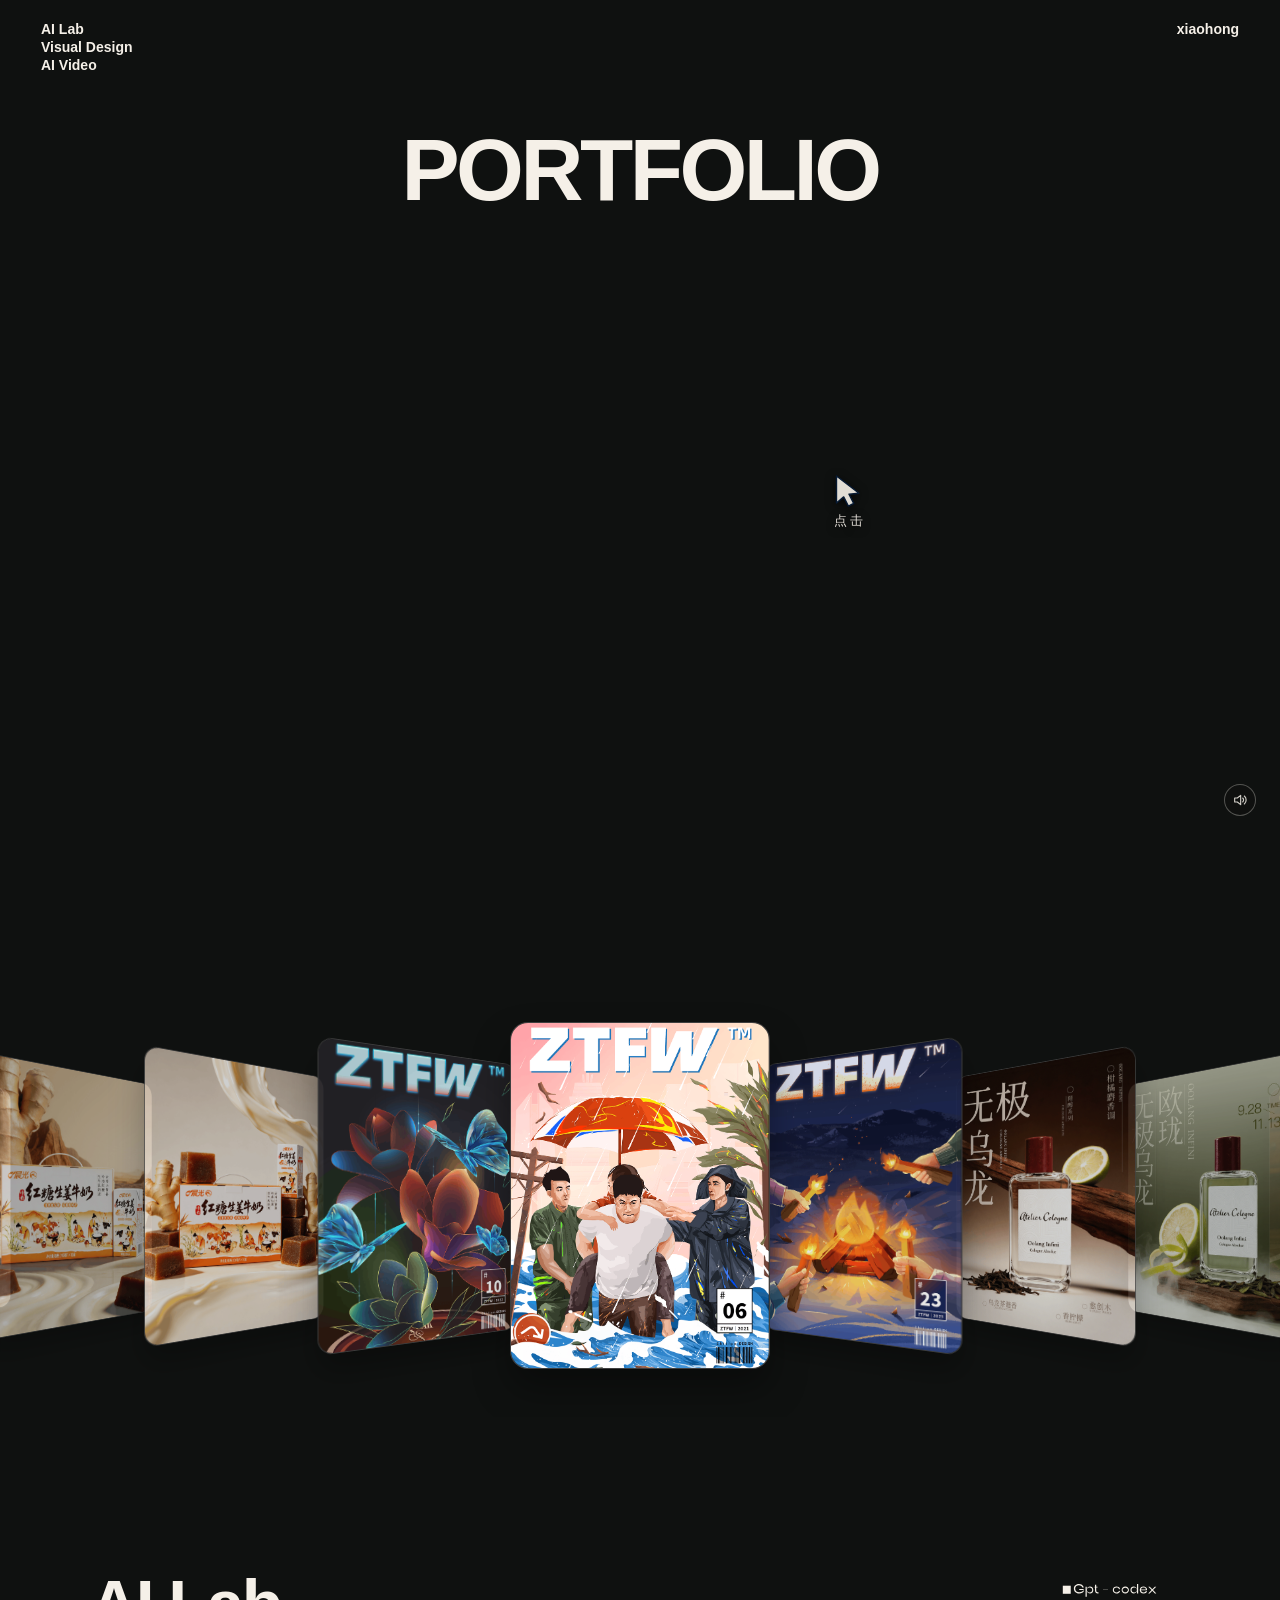
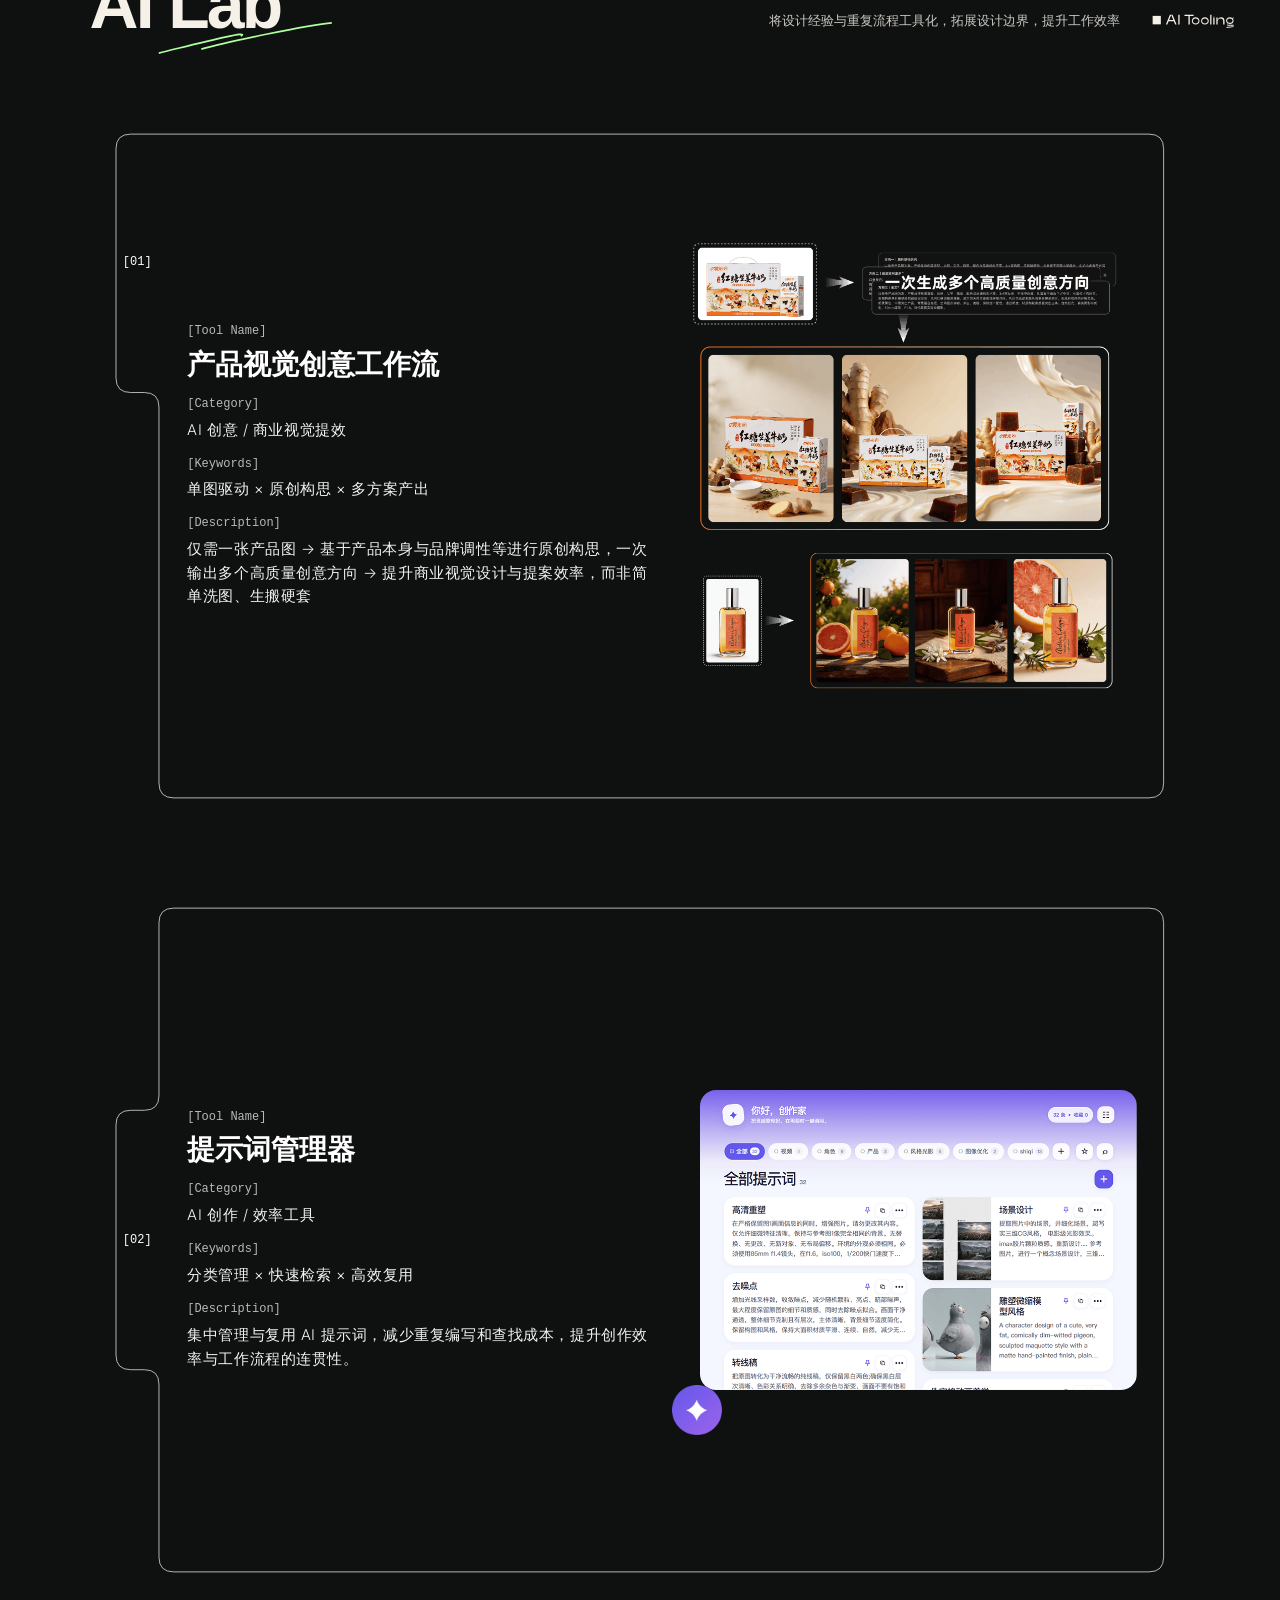
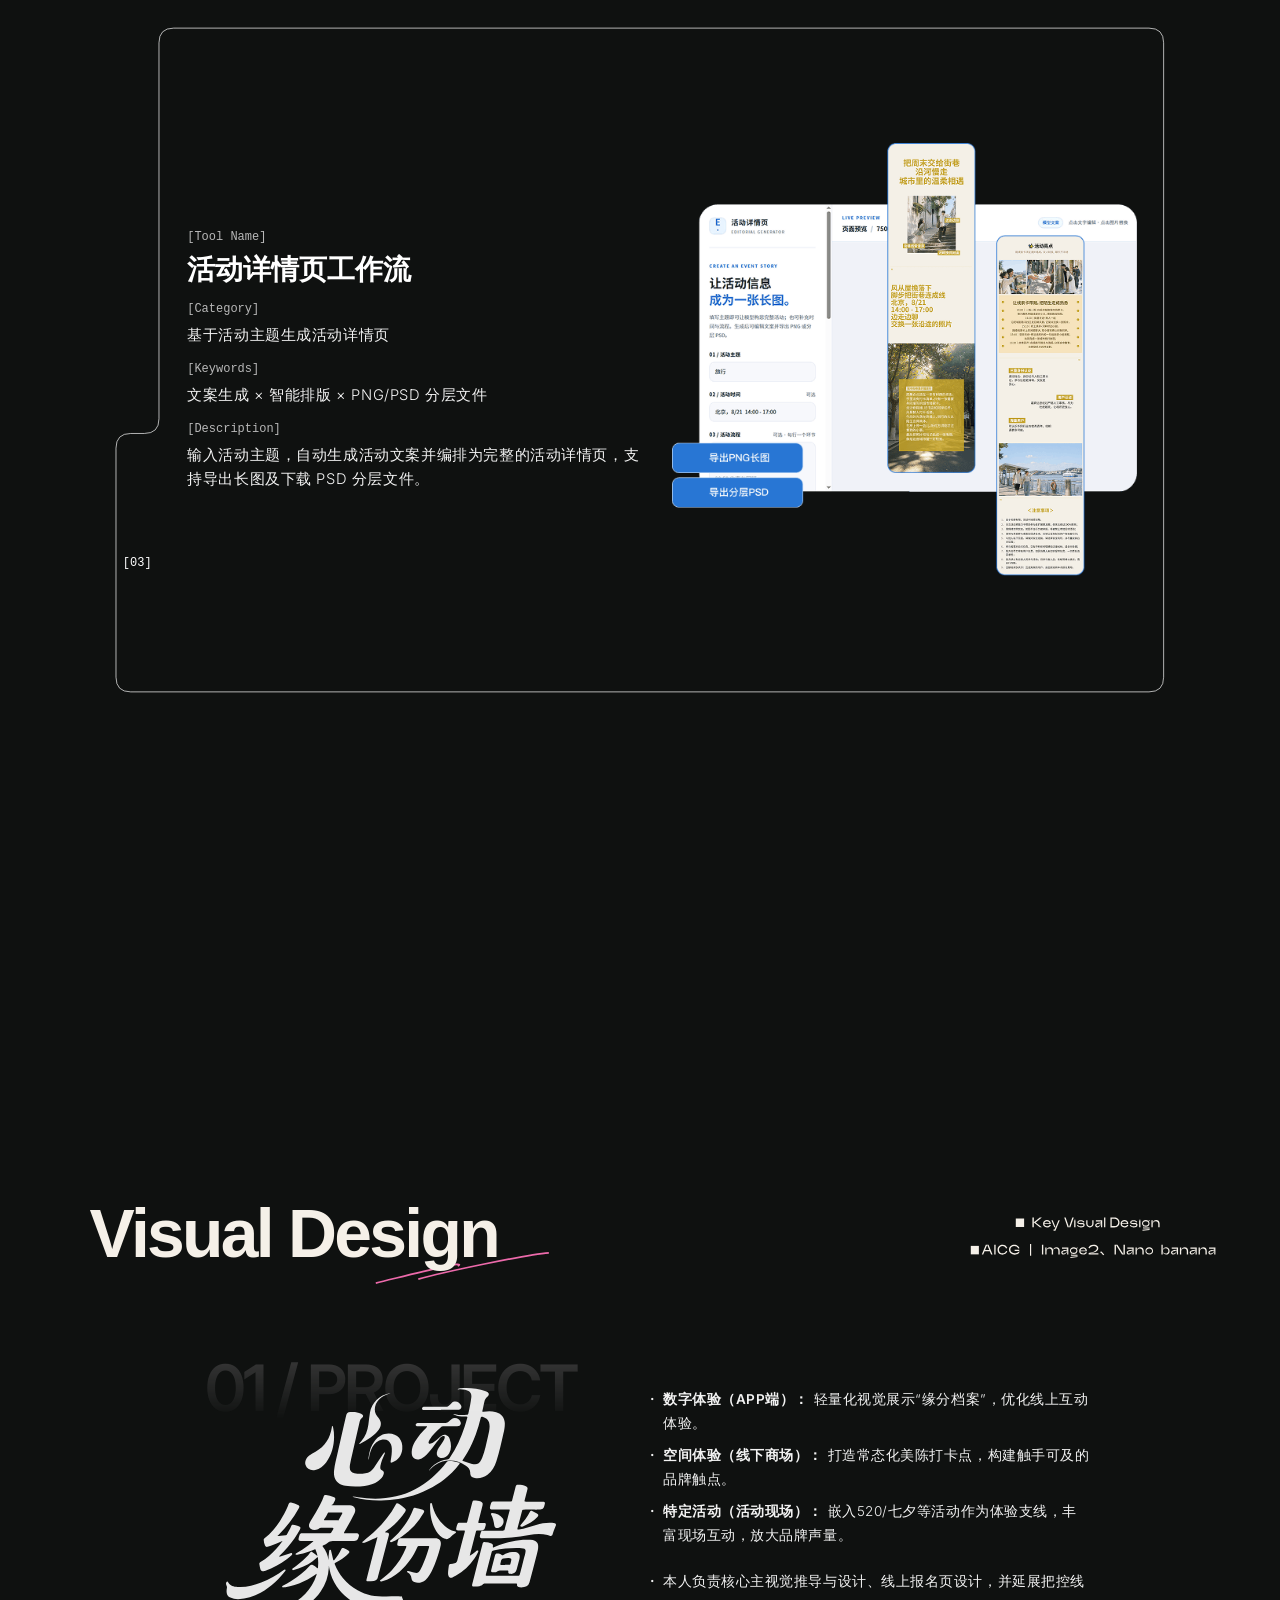
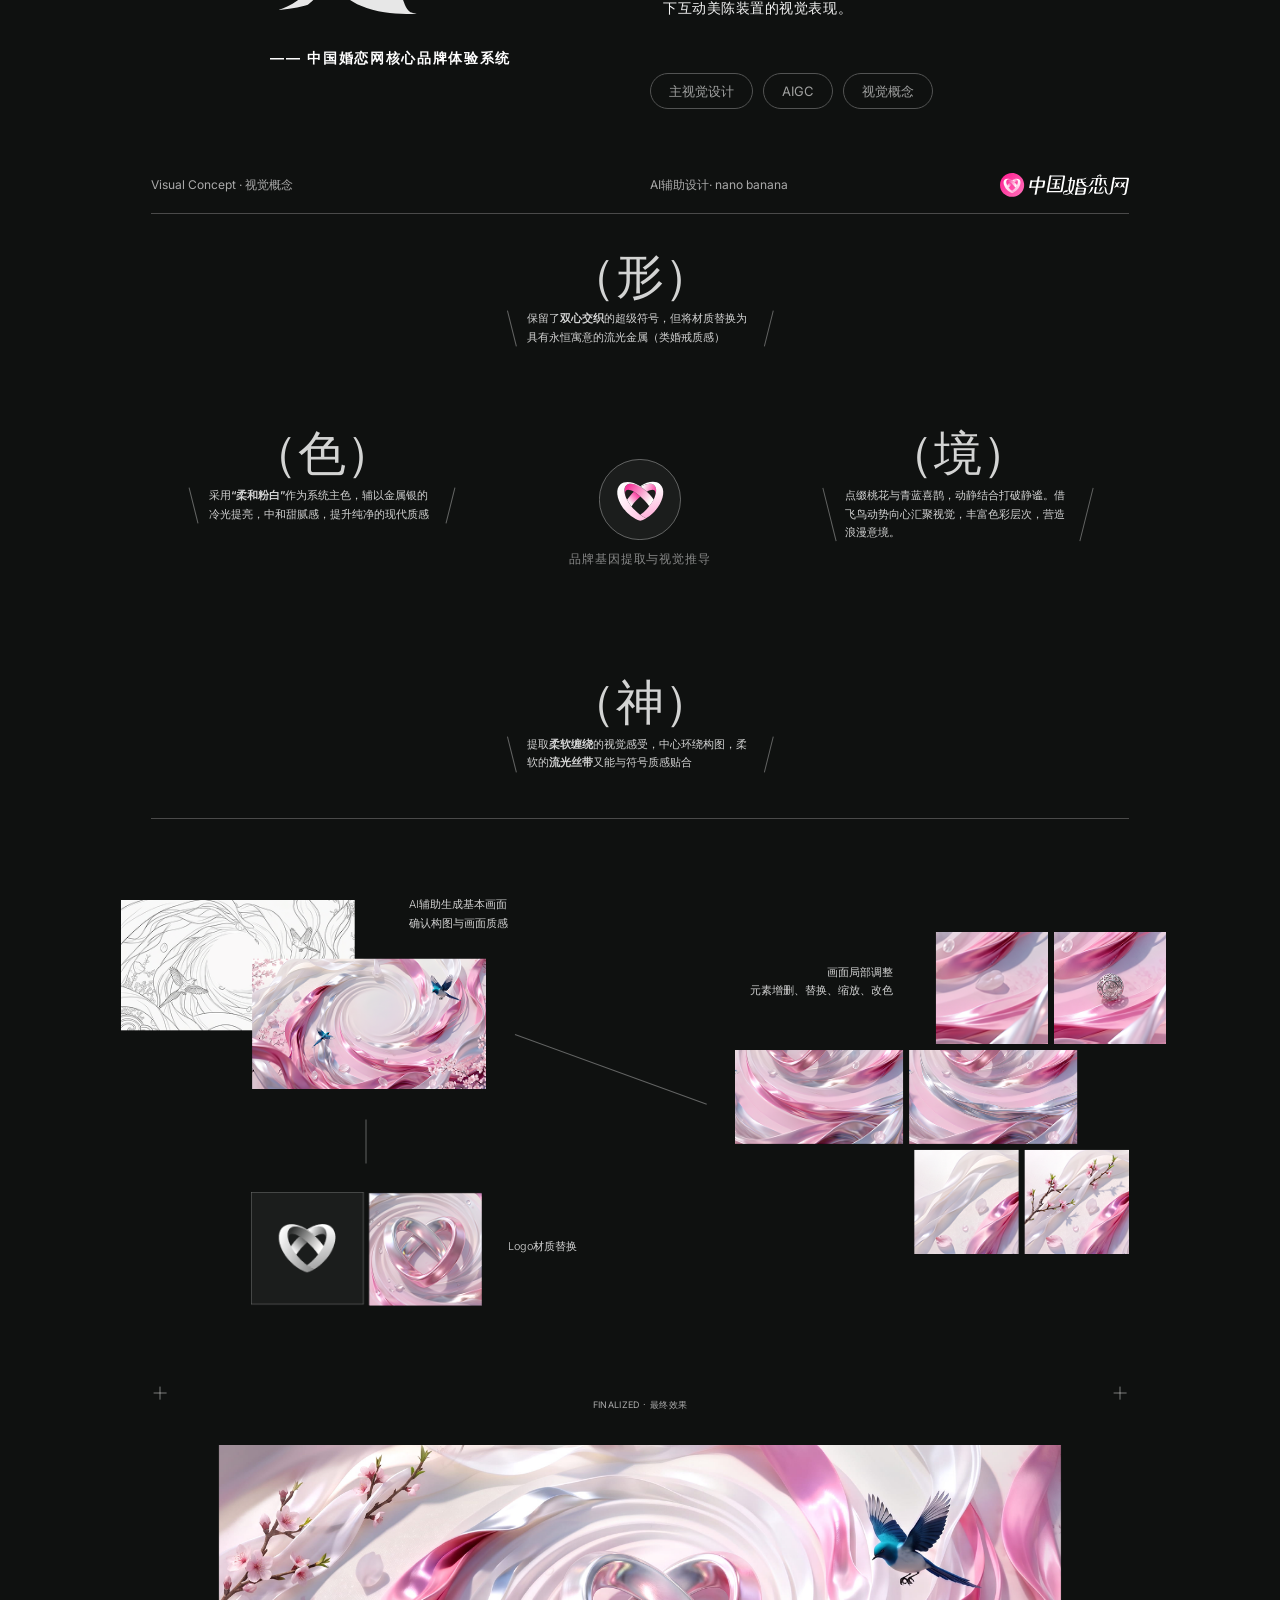
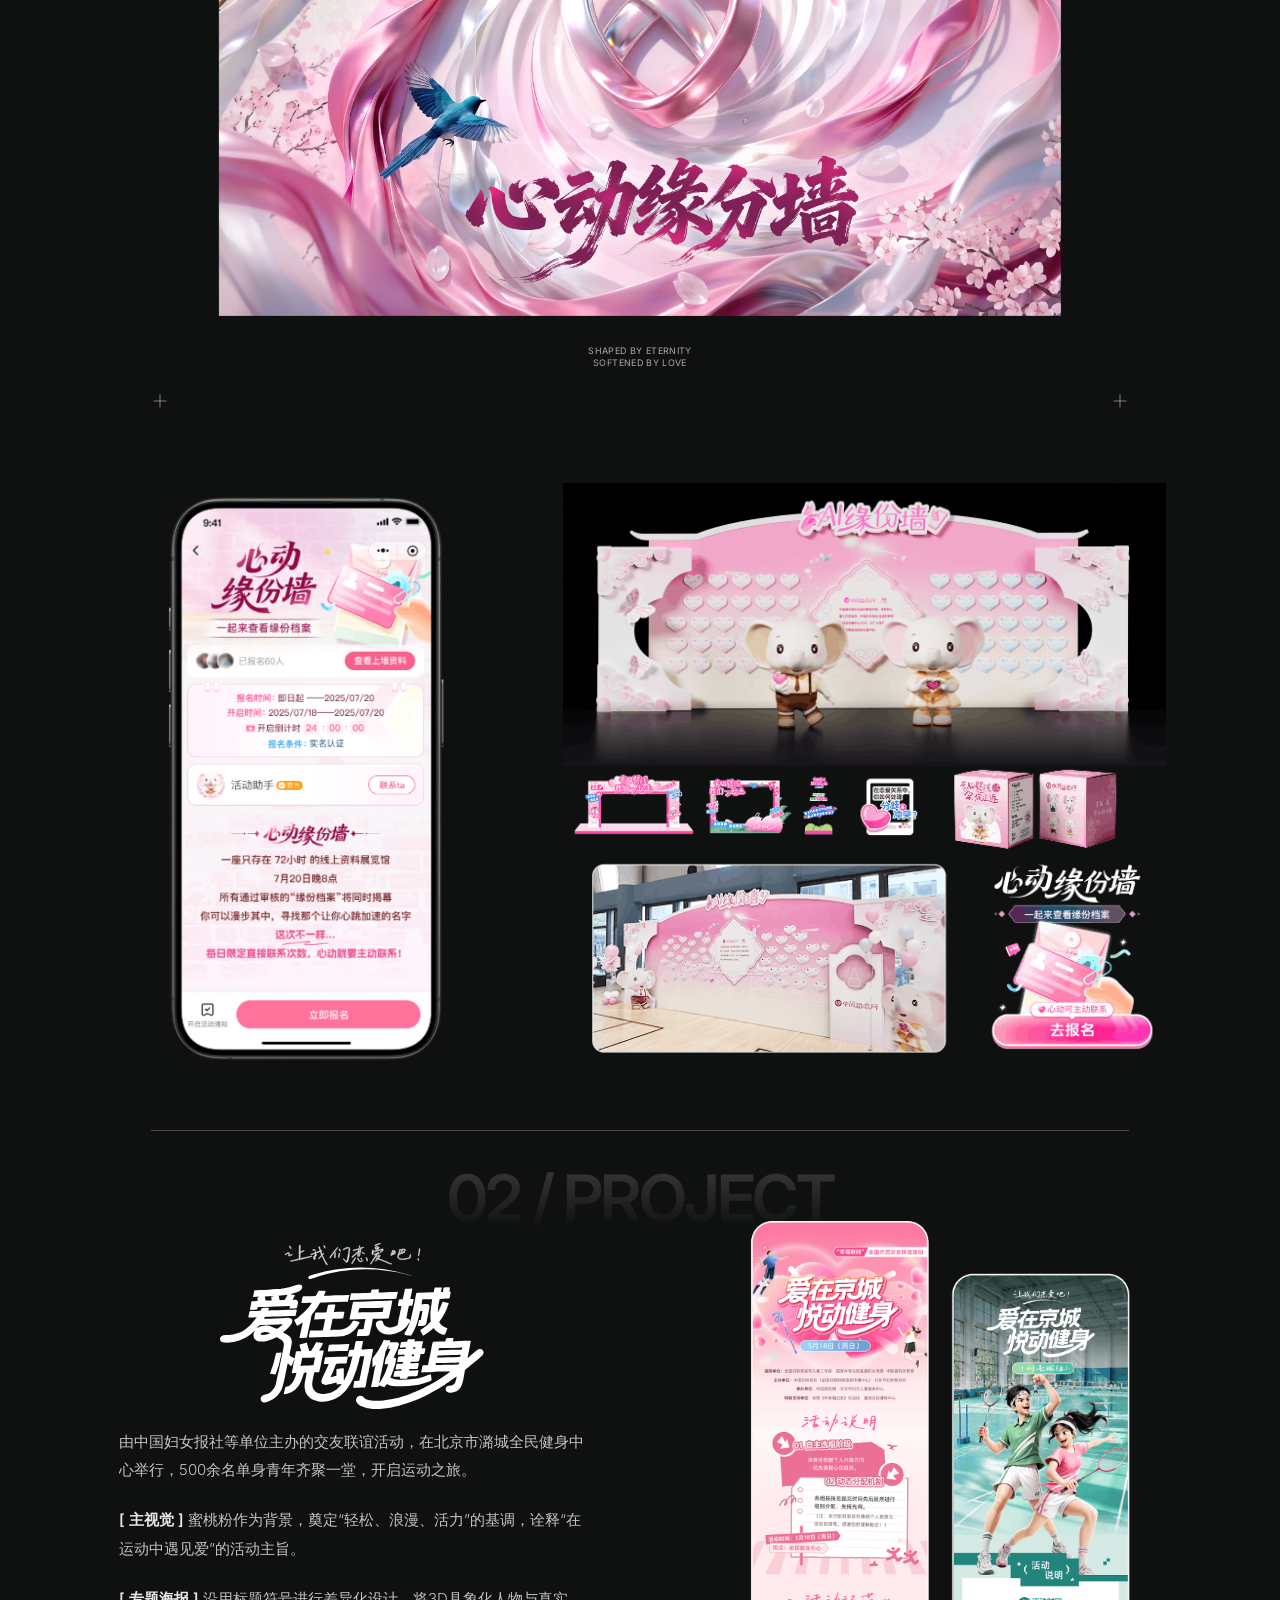
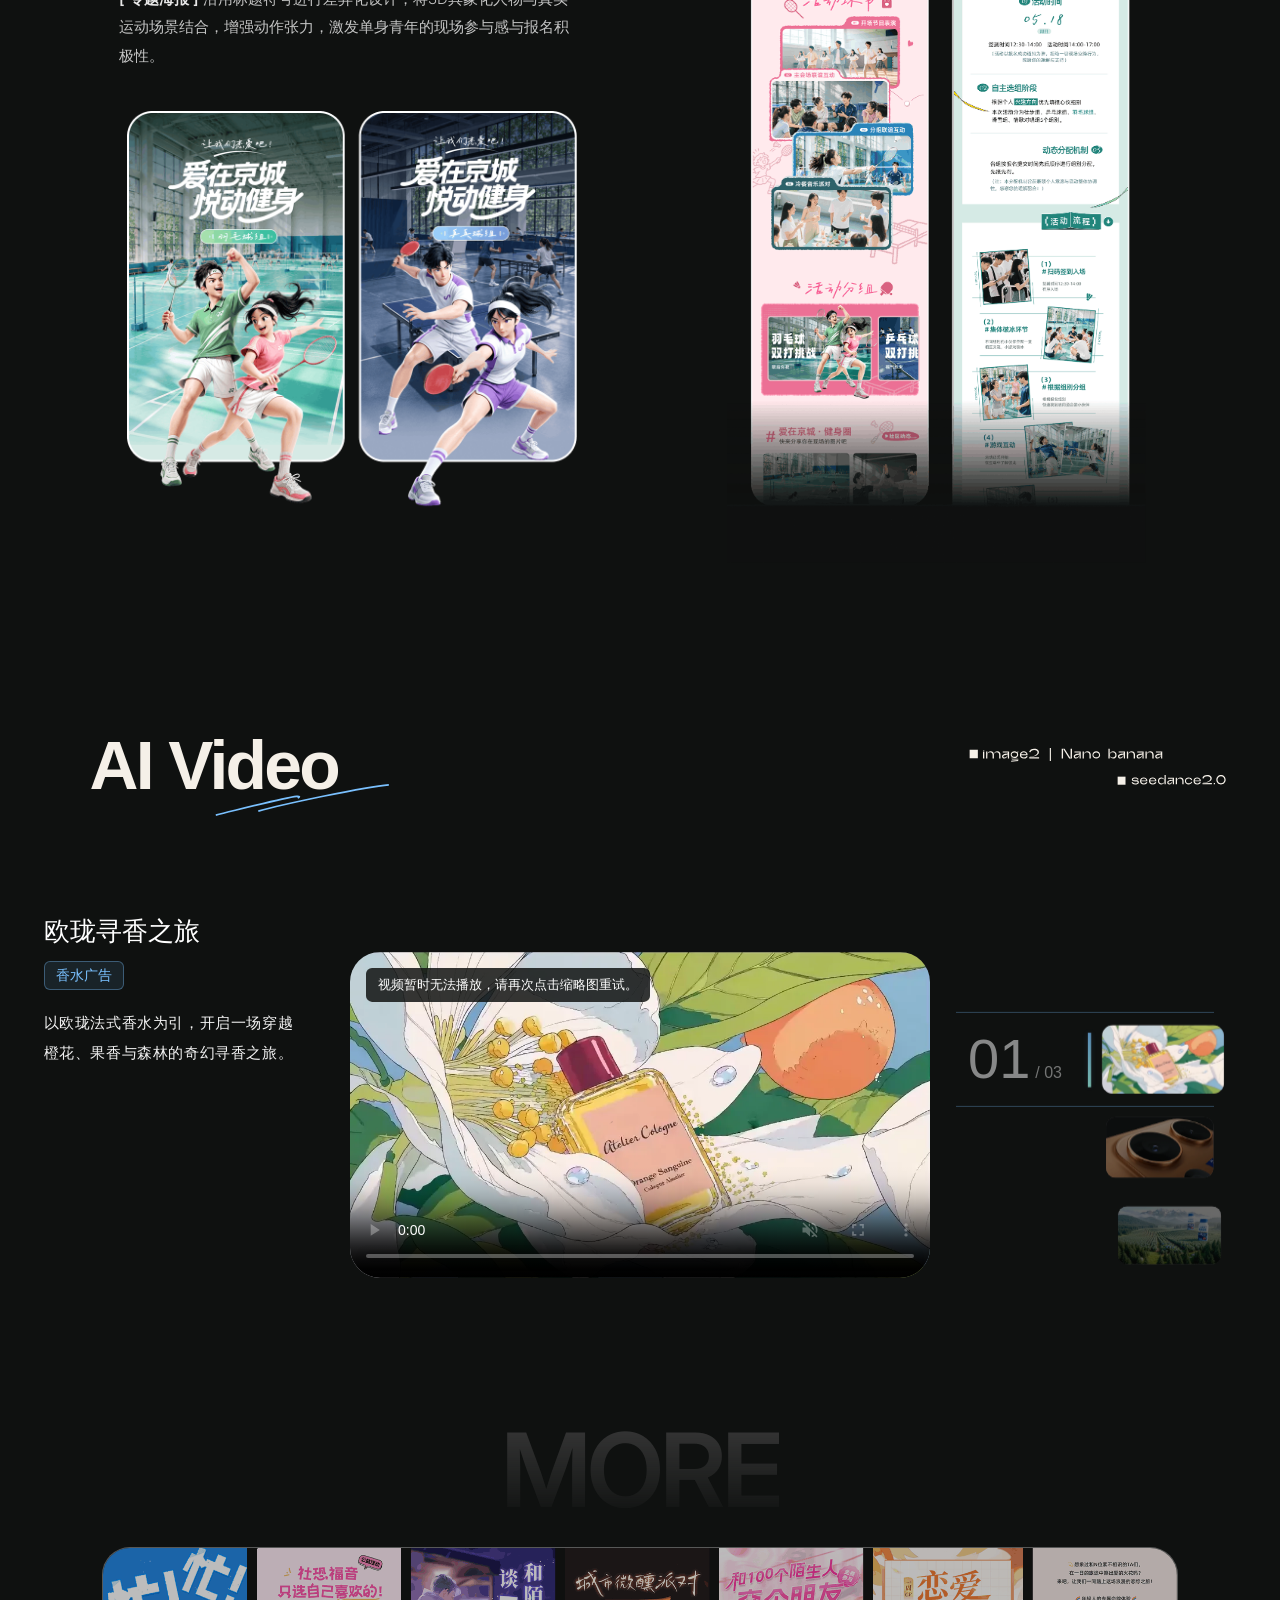
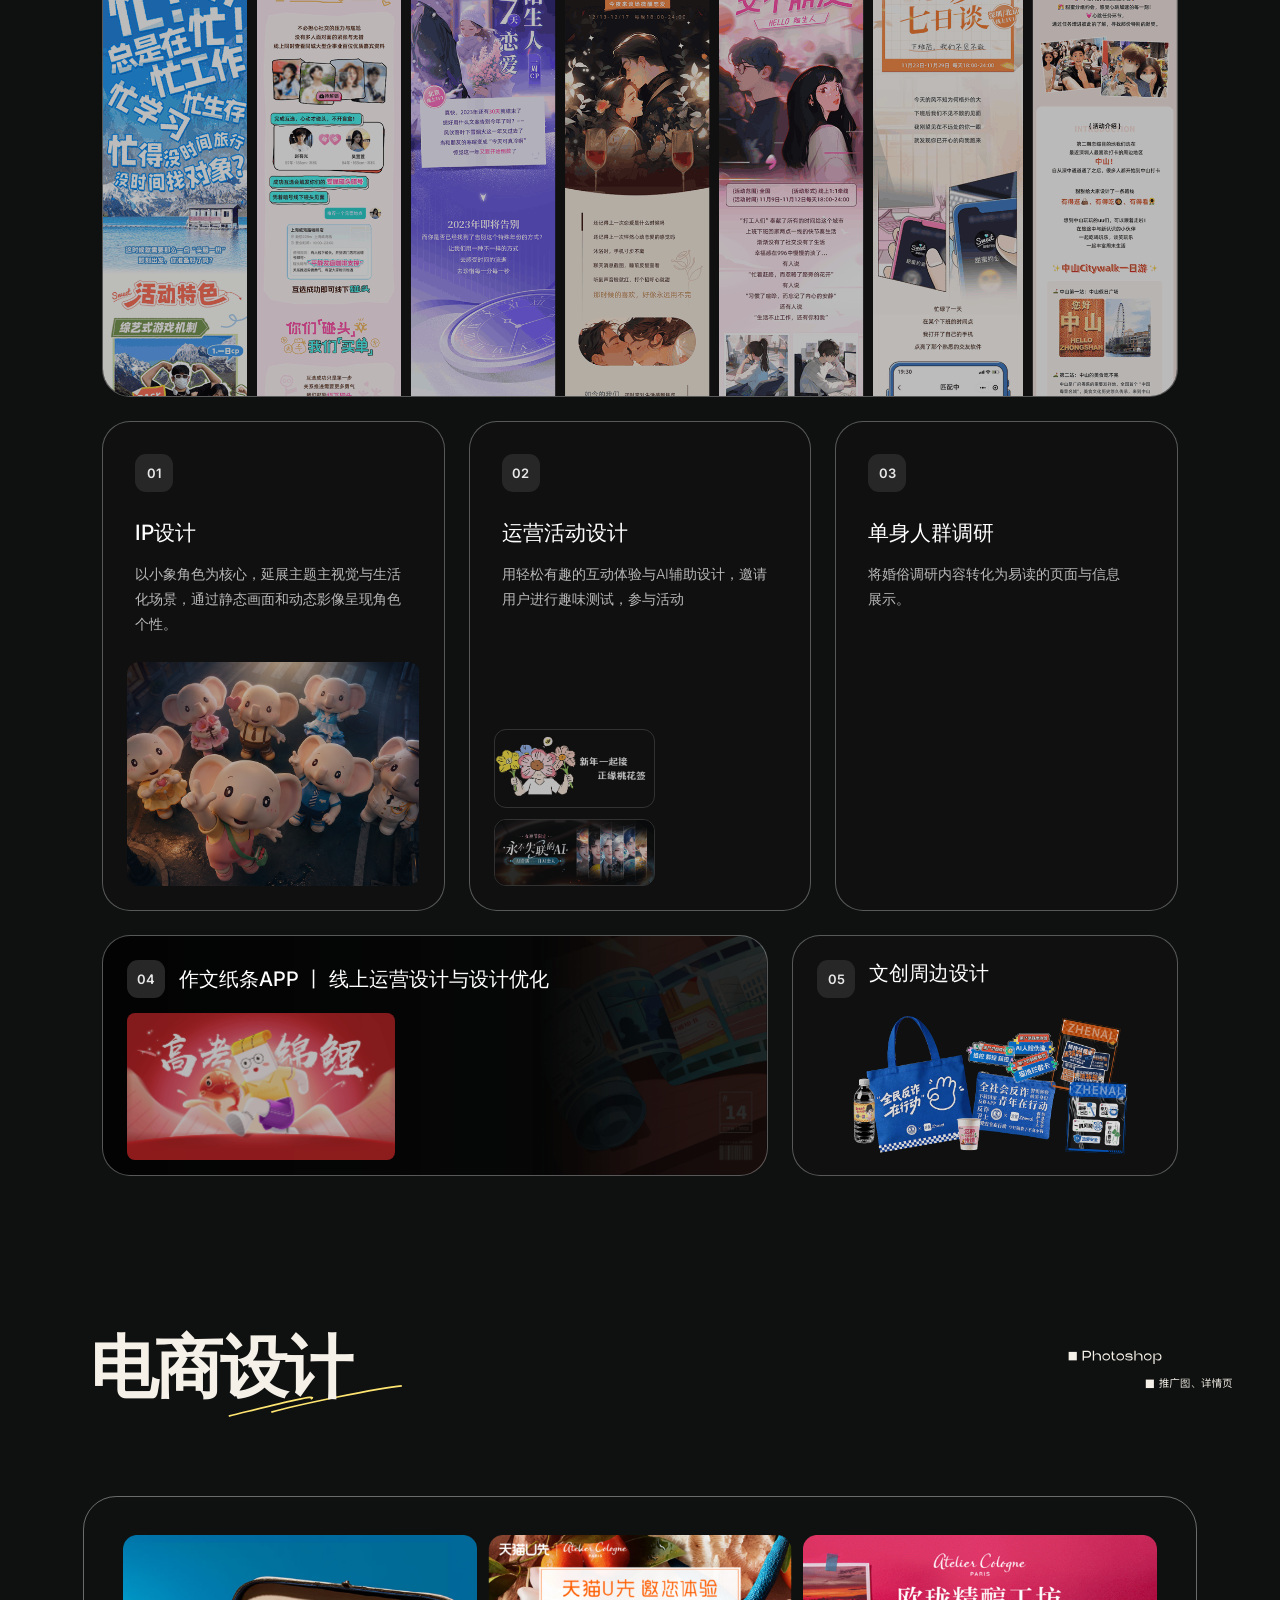
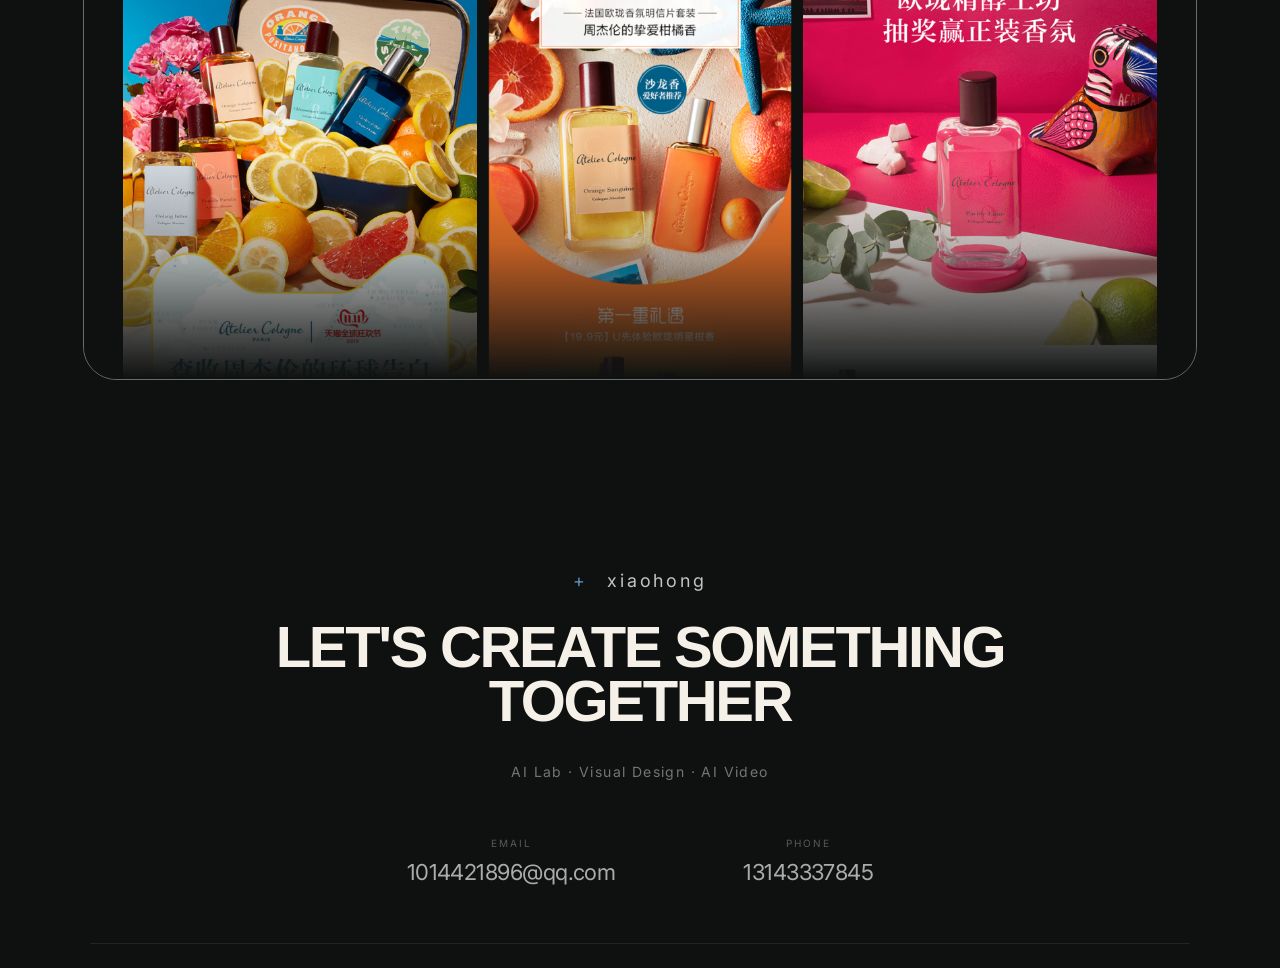
<file: index.html>
<!doctype html>
<html lang="zh-CN">
  <head>
    <meta charset="UTF-8" />
    <meta name="viewport" content="width=device-width, initial-scale=1" />
    <meta name="theme-color" content="#0f1110" />
    <meta name="description" content="XIAOHONG 2026 作品集，展示活动视觉、IP 形象、文创设计、AI 工具与交互项目。" />
    <meta property="og:type" content="website" />
    <meta property="og:site_name" content="XIAOHONG" />
    <meta property="og:locale" content="zh_CN" />
    <meta property="og:title" content="XIAOHONG｜视觉设计、AI 视频与创意开发作品集（2026）" />
    <meta property="og:description" content="XIAOHONG 2026 作品集，展示活动视觉、IP 形象、文创设计、AI 工具与交互项目。" />
    <title>XIAOHONG｜视觉设计、AI 视频与创意开发作品集（2026）</title>
    <style>
      html.is-entry-loading,
      html.is-entry-loading body { overflow: hidden; }
      .entry-loader {
        position: fixed;
        inset: 0;
        z-index: 10000;
        display: none;
        place-items: center;
        background: #0f1110;
        color: #f5f0e8;
        font: 500 18px/1 Arial, Helvetica, sans-serif;
        letter-spacing: .22em;
        opacity: 1;
        transition: opacity .5s ease;
      }
      .is-entry-loading .entry-loader,
      .is-entry-ready .entry-loader { display: grid; }
      .is-entry-ready .entry-loader { opacity: 0; pointer-events: none; }
      @media (prefers-reduced-motion: reduce) {
        .entry-loader { transition: none; }
      }
    </style>
    <script>
      (() => {
        const root = document.documentElement;
        root.classList.add("is-entry-loading");
        const startedAt = performance.now();
        let finished = false;
        let fallbackTimer;
        window.entryLoading = {
          startedAt,
          finish() {
            if (finished) return;
            finished = true;
            clearTimeout(fallbackTimer);
            root.classList.remove("is-entry-loading");
            root.classList.add("is-entry-ready");
            setTimeout(() => {
              document.querySelector(".entry-loader")?.remove();
              root.classList.remove("is-entry-ready");
            }, 550);
          },
        };
        fallbackTimer = setTimeout(() => window.entryLoading.finish(), 8000);
      })();
    </script>
    <link rel="preconnect" href="https://fonts.googleapis.com" />
    <link rel="preconnect" href="https://fonts.gstatic.com" crossorigin />
    <link
      href="https://fonts.googleapis.com/css2?family=Inter:wght@300;400;500;600&display=swap"
      rel="stylesheet"
    />
    <link rel="stylesheet" href="./styles.css" />
    <link rel="stylesheet" href="./vendor/lenis/lenis.css" />
    <script src="./vendor/lenis/lenis.min.js" defer></script>
    <script src="./script.js" defer></script>
  </head>
  <body>
    <div class="entry-loader" role="status" aria-live="polite" aria-label="正在加载作品集">
      <span class="entry-loader__text">loading...</span>
    </div>
    <main>
    <section class="hero" aria-label="作品集首页">
      <iframe class="hero__scene" data-src="./pic/hero/scene.html" title="流星窗景动画" loading="eager" tabindex="-1"></iframe>
      <header class="hero__header">
        <nav class="hero__categories" aria-label="作品分类">
          <a href="#ai-lab">AI Lab</a>
          <a href="#activity-design">Visual Design</a>
          <a href="#ai-video">AI Video</a>
        </nav>
        <span class="hero__brand">xiaohong</span>
        <h1 class="hero__title">PORTFOLIO</h1>
        <p class="hero__mobile-tip">电脑端更精彩，打开看看！</p>
      </header>
      <p class="hero__interaction-hint" aria-label="点击窗景，送一颗星星进瓶子">
        <svg viewBox="0 0 32 36" aria-hidden="true" focusable="false">
          <path d="M4 3v27l7.2-6.1 4.7 9.2 5.3-2.7-4.7-9.2 10-.9L4 3Z" />
        </svg>
        <span>点击</span>
      </p>
    </section>

    <section class="coverflow" aria-label="作品轮播" aria-roledescription="carousel">
      <div class="coverflow__stage" tabindex="0" aria-label="拖动卡片或使用左右方向键切换作品">
        <div class="coverflow__track"></div>
      </div>
      <p class="coverflow__status" aria-live="polite" aria-atomic="true"></p>
    </section>

    <section class="card-stack" id="ai-lab" aria-labelledby="card-stack-title">
      <header class="card-stack__heading section-heading">
        <span class="card-stack__eyebrow" aria-hidden="true">AI TOOLING</span>
        <h2 id="card-stack-title">AI Lab<svg class="section-heading__accent" viewBox="0 0 174 32" aria-hidden="true" focusable="false"><path d="M0.195312 31.0779C28.2322 24.3578 94.8197 6.97291 82.1155 13.9856M42.6887 27.1338C64.7385 20.852 150.105 2.59095 173.235 0.837891" /></svg></h2>
        <div class="card-stack__details">
          <img src="./pic/tt/工具tt1.svg" alt="" width="153" height="21" loading="lazy" decoding="async" />
          <div class="card-stack__details-bottom">
            <p class="card-stack__subtitle">将设计经验与重复流程工具化，拓展设计边界，提升工作效率</p>
            <img src="./pic/tt/工具tt2.svg" alt="" width="119" height="20" loading="lazy" decoding="async" />
          </div>
        </div>
      </header>
      <div class="card-stack__track" role="group" aria-label="AI Lab 作品">
      <article class="card-stack__card" aria-label="卡片 01">
        <div class="card-stack__surface">
          <svg class="card-stack__outline" aria-hidden="true" focusable="false"><path /></svg>
          <span class="card-stack__number" aria-hidden="true">[01]</span>
          <div class="card-stack__content">
            <div class="card-stack__copy">
              <dl class="card-stack__fields">
                <div class="card-stack__field card-stack__field--name"><dt>[Tool Name]</dt><dd><h3>产品视觉创意工作流</h3></dd></div>
                <div class="card-stack__field"><dt>[Category]</dt><dd>AI 创意 / 商业视觉提效</dd></div>
                <div class="card-stack__field"><dt>[Keywords]</dt><dd>单图驱动 × 原创构思 × 多方案产出</dd></div>
                <div class="card-stack__field card-stack__field--description"><dt>[Description]</dt><dd>仅需一张产品图 → 基于产品本身与品牌调性等进行原创构思，一次输出多个高质量创意方向 → 提升商业视觉设计与提案效率，而非简单洗图、生搬硬套</dd></div>
              </dl>
            </div>
            <div class="card-stack__visual card-stack__visual--workflow">
              <img src="./pic/工作流.png" alt="产品视觉创意工作流示意图：单张产品图生成多个差异化商业视觉方案" width="1285" height="1648" loading="lazy" decoding="async" />
            </div>
          </div>
        </div>
      </article>
      <article class="card-stack__card card-stack__card--second" aria-label="卡片 02">
        <div class="card-stack__surface">
          <svg class="card-stack__outline" aria-hidden="true" focusable="false"><path /></svg>
          <span class="card-stack__number" aria-hidden="true">[02]</span>
          <div class="card-stack__content">
            <div class="card-stack__copy">
              <dl class="card-stack__fields">
                <div class="card-stack__field card-stack__field--name"><dt>[Tool Name]</dt><dd><h3>提示词管理器</h3></dd></div>
                <div class="card-stack__field"><dt>[Category]</dt><dd>AI 创作 / 效率工具</dd></div>
                <div class="card-stack__field"><dt>[Keywords]</dt><dd>分类管理 × 快速检索 × 高效复用</dd></div>
                <div class="card-stack__field card-stack__field--description"><dt>[Description]</dt><dd>集中管理与复用 AI 提示词，减少重复编写和查找成本，提升创作效率与工作流程的连贯性。</dd></div>
              </dl>
            </div>
            <div class="card-stack__visual card-stack__visual--prompt">
              <div class="card-stack__prompt-frame"><img src="./pic/10-1页面.png" alt="提示词管理工具的提示词列表界面" width="867" height="595" loading="lazy" decoding="async" /></div>
              <img class="card-stack__prompt-icon" src="./pic/10-1图标.png" alt="" width="67" height="67" loading="lazy" decoding="async" />
            </div>
          </div>
        </div>
      </article>
      <article class="card-stack__card card-stack__card--third" aria-label="卡片 03">
        <div class="card-stack__surface">
          <svg class="card-stack__outline" aria-hidden="true" focusable="false"><path /></svg>
          <span class="card-stack__number" aria-hidden="true">[03]</span>
          <div class="card-stack__content">
            <div class="card-stack__copy">
              <dl class="card-stack__fields">
                <div class="card-stack__field card-stack__field--name"><dt>[Tool Name]</dt><dd><h3>活动详情页工作流</h3></dd></div>
                <div class="card-stack__field"><dt>[Category]</dt><dd>基于活动主题生成活动详情页</dd></div>
                <div class="card-stack__field"><dt>[Keywords]</dt><dd>文案生成 × 智能排版 × PNG/PSD 分层文件</dd></div>
                <div class="card-stack__field card-stack__field--description"><dt>[Description]</dt><dd>输入活动主题，自动生成活动文案并编排为完整的活动详情页，支持导出长图及下载 PSD 分层文件。</dd></div>
              </dl>
            </div>
            <div class="card-stack__visual">
              <img src="./pic/互动.png" alt="活动详情页生成工作流界面，包含编辑表单、长图预览和 PNG/PSD 导出功能" width="1152" height="635" loading="lazy" decoding="async" />
            </div>
          </div>
        </div>
      </article>
      </div>
      <div class="card-stack__hold" aria-hidden="true"></div>
    </section>
    <div class="card-stack__exit" aria-hidden="true"></div>

    <section class="activity-design-intro" id="activity-design" aria-labelledby="activity-design-title">
      <header class="card-stack__heading section-heading">
        <span class="card-stack__eyebrow" aria-hidden="true">EVENT VISUAL DESIGN</span>
        <h2 id="activity-design-title">Visual Design<svg class="section-heading__accent" viewBox="0 0 174 32" aria-hidden="true" focusable="false"><path d="M0.195312 31.0779C28.2322 24.3578 94.8197 6.97291 82.1155 13.9856M42.6887 27.1338C64.7385 20.852 150.105 2.59095 173.235 0.837891" /></svg></h2>
        <div class="card-stack__details" aria-hidden="true">
          <img src="./pic/tt/视觉TT1.svg" alt="" width="213" height="20" loading="lazy" decoding="async" />
          <img src="./pic/tt/视觉TT2.svg" alt="" width="190" height="20" loading="lazy" decoding="async" />
        </div>
      </header>
    </section>

    <section class="project" id="project-01" aria-labelledby="project-title">
      <div class="project__intro">
        <div class="project__heading" data-reveal>
          <span class="project__eyebrow" aria-hidden="true">01 / PROJECT</span>
          <h2 id="project-title">
            <img src="./pic/1-0缘分墙tt.svg" alt="心动缘分墙" width="387" height="265" loading="lazy" decoding="async" />
          </h2>
          <p class="project__subtitle">—— 中国婚恋网核心品牌体验系统</p>
        </div>

        <div class="project__description" data-reveal>
          <ul class="project__description-cn project__experience-list">
            <li><strong>数字体验（APP端）：</strong> 轻量化视觉展示“缘分档案”，优化线上互动体验。</li>
            <li><strong>空间体验（线下商场）：</strong> 打造常态化美陈打卡点，构建触手可及的品牌触点。</li>
            <li><strong>特定活动（活动现场）：</strong> 嵌入520/七夕等活动作为体验支线，丰富现场互动，放大品牌声量。</li>
          </ul>
          <p class="project__description-cn project__description-role">本人负责核心主视觉推导与设计、线上报名页设计，并延展把控线下互动美陈装置的视觉表现。</p>
          <ul class="project__tags" aria-label="项目关键词">
            <li>主视觉设计</li>
            <li>AIGC</li>
            <li>视觉概念</li>
          </ul>
        </div>
      </div>

      <div class="project__meta" aria-label="项目信息" data-reveal>
        <span>Visual Concept · 视觉概念</span>
        <span>AI辅助设计· nano banana</span>
        <img class="project__meta-logo" src="./pic/tt/logo中婚网.svg" alt="中婚网 logo" width="341" height="64" loading="lazy" decoding="async" />
      </div>
      <div class="project__meta-rule" aria-hidden="true" data-reveal></div>

      <div class="project__feature">
        <div class="project__concept-map" data-reveal>
          <ul class="project__concepts" aria-label="品牌视觉概念">
            <li class="project__concept project__concept--form">
              <h3>（形）</h3>
              <div class="project__concept-note"><p>保留了<strong>双心交织</strong>的超级符号，但将材质替换为具有永恒寓意的流光金属（类婚戒质感）</p></div>
            </li>
            <li class="project__concept project__concept--color">
              <h3>（色）</h3>
              <div class="project__concept-note"><p>采用<strong>“柔和粉白”</strong>作为系统主色，辅以金属银的冷光提亮，中和甜腻感，提升纯净的现代质感</p></div>
            </li>
            <li class="project__concept project__concept--scene">
              <h3>（境）</h3>
              <div class="project__concept-note"><p>点缀桃花与青蓝喜鹊，动静结合打破静谧。借飞鸟动势向心汇聚视觉，丰富色彩层次，营造浪漫意境。</p></div>
            </li>
            <li class="project__concept project__concept--spirit">
              <h3>（神）</h3>
              <div class="project__concept-note"><p>提取<strong>柔软缠绕</strong>的视觉感受，中心环绕构图，柔软的<strong>流光丝带</strong>又能与符号质感贴合</p></div>
            </li>
          </ul>
          <figure class="project__concept-center">
            <img class="project__concept-logo" src="./pic/中间logo.svg" alt="中国婚恋网双心品牌标志" width="103" height="103" loading="lazy" decoding="async" />
            <figcaption>品牌基因提取与视觉推导</figcaption>
          </figure>
        </div>
      </div>

      <div class="project__meta-rule project__concept-divider" aria-hidden="true" data-reveal></div>

      <section class="project__process" aria-label="视觉生成与画面调整过程" data-reveal>
        <figure class="project__process-stage project__process-stage--base">
          <img src="./pic/生成01.png" alt="线稿构图与粉色流光主画面" width="423" height="219" loading="lazy" decoding="async" />
          <figcaption>AI辅助生成基本画面<br />确认构图与画面质感</figcaption>
        </figure>
        <figure class="project__process-stage project__process-stage--adjustments">
          <img src="./pic/生成02.png" alt="画面元素与材质的局部调整对比" width="500" height="374" loading="lazy" decoding="async" />
          <figcaption>画面局部调整<br />元素增删、替换、缩放、改色</figcaption>
        </figure>
        <figure class="project__process-stage project__process-stage--logo">
          <img src="./pic/生成03.png" alt="双心标志由银色金属转换为粉色流光材质" width="267" height="132" loading="lazy" decoding="async" />
          <figcaption>Logo材质替换</figcaption>
        </figure>
        <span class="project__process-line project__process-line--to-adjustments" aria-hidden="true"></span>
        <span class="project__process-line project__process-line--to-logo" aria-hidden="true"></span>
      </section>

      <div class="project__gallery" aria-label="心动缘分墙最终效果">
        <div class="project__gallery-composition" data-reveal>
          <span class="project__gallery-corner project__gallery-corner--top-left" aria-hidden="true"></span>
          <span class="project__gallery-corner project__gallery-corner--top-right" aria-hidden="true"></span>
          <span class="project__gallery-corner project__gallery-corner--bottom-left" aria-hidden="true"></span>
          <span class="project__gallery-corner project__gallery-corner--bottom-right" aria-hidden="true"></span>
          <p class="project__gallery-heading">FINALIZED · 最终效果</p>
          <div class="project__gallery-hero">
            <img src="./pic/1-2缘分墙.jpg" alt="心动缘分墙活动主视觉" width="2752" height="1536" loading="lazy" decoding="async" />
          </div>
          <p class="project__gallery-tagline">SHAPED BY ETERNITY<br />SOFTENED BY LOVE</p>
        </div>
        <div class="project__gallery-showcase" data-reveal>
          <img src="./pic/缘分墙手机页面.png" alt="心动缘分墙手机活动页面" width="656" height="1293" loading="lazy" decoding="async" />
          <img src="./pic/缘分墙手机页面右.png" alt="缘分墙线下装置、互动道具与活动视觉展示" width="618" height="610" loading="lazy" decoding="async" />
        </div>
      </div>
      <div class="project__meta-rule project__section-divider" aria-hidden="true" data-reveal></div>
    </section>

    <section class="project" id="project-02" aria-labelledby="project-02-title">
      <span class="project__eyebrow" aria-hidden="true" data-reveal>02 / PROJECT</span>
      <div class="project-02__layout">
        <div class="project-02__copy">
          <div class="project__heading" data-reveal>
            <h2 id="project-02-title">
              <img src="./pic/2-0咖啡tt.svg" alt="让我们恋爱吧！爱在京城悦动健身" width="524" height="332" loading="lazy" decoding="async" />
            </h2>
          </div>
          <div class="project__feature-copy" data-reveal>
            <p>由中国妇女报社等单位主办的交友联谊活动，在北京市潞城全民健身中心举行，500余名单身青年齐聚一堂，开启运动之旅。</p>
            <p><strong>[ 主视觉 ]</strong> 蜜桃粉作为背景，奠定“轻松、浪漫、活力”的基调，诠释“在运动中遇见爱”的活动主旨。</p>
            <p><strong>[ 专题海报 ]</strong> 沿用标题符号进行差异化设计，将3D具象化人物与真实运动场景结合，增强动作张力，激发单身青年的现场参与感与报名积极性。</p>
          </div>
          <figure class="project-02__posters" data-reveal>
            <img
              src="./pic/2-2咖啡.png"
              alt="爱在京城·悦动健身活动海报组合：羽毛球与乒乓球主题视觉"
              width="922"
              height="826"
              loading="lazy"
              decoding="async"
            />
          </figure>
        </div>

        <div class="project-02__media">
          <figure class="project-02__details" data-reveal>
            <img
              src="./pic/2-1咖啡.png"
              alt="爱在京城·悦动健身活动详情长图，包含活动说明、互动环节与分组流程"
              width="1107"
              height="2489"
              loading="lazy"
              decoding="async"
            />
          </figure>
        </div>
      </div>
    </section>

    <section class="ai-video" id="ai-video" aria-labelledby="ai-video-title">
      <header class="ai-video__heading card-stack__heading section-heading" data-reveal>
        <span class="card-stack__eyebrow" aria-hidden="true">AI VIDEO CREATION</span>
        <h2 id="ai-video-title">AI Video<svg class="section-heading__accent" viewBox="0 0 174 32" aria-hidden="true" focusable="false"><path d="M0.195312 31.0779C28.2322 24.3578 94.8197 6.97291 82.1155 13.9856M42.6887 27.1338C64.7385 20.852 150.105 2.59095 173.235 0.837891" /></svg></h2>
        <div class="card-stack__details" aria-hidden="true">
          <img src="./pic/tt/视频TT1.svg" alt="" width="279" height="22" loading="lazy" decoding="async" />
          <img src="./pic/tt/视频tt2.svg" alt="" width="176" height="21" loading="lazy" decoding="async" />
        </div>
      </header>

      <div class="ai-video__showcase" data-reveal>
        <div class="ai-video__copy" aria-live="polite">
          <h3 class="ai-video__work-title">欧珑寻香之旅</h3>
          <span class="ai-video__tag">香水广告</span>
          <p class="ai-video__description">以欧珑法式香水为引，开启一场穿越橙花、果香与森林的奇幻寻香之旅。</p>
        </div>

        <div class="ai-video__screen">
          <video class="ai-video__player" preload="none" playsinline muted poster="./pic/video/posters/欧珑.webp" width="1254" height="720" aria-label="欧珑寻香之旅"></video>
          <p class="ai-video__error" role="status" hidden>视频暂时无法播放，请再次点击缩略图重试。</p>
        </div>

        <nav class="ai-video__rail" aria-label="选择 AI 视频作品">
          <div class="ai-video__counter" aria-live="polite"><span class="ai-video__current">01</span><span class="ai-video__total">/ 03</span></div>
          <div class="ai-video__rail-viewport">
            <div class="ai-video__thumbs">
              <button class="ai-video__thumb is-active" type="button" data-video-index="0" aria-label="播放 欧珑寻香之旅" aria-pressed="true"><img src="./pic/video/posters/欧珑.webp" alt="" loading="lazy" decoding="async" /></button>
              <button class="ai-video__thumb" type="button" data-video-index="1" aria-label="播放 vivo精彩随行" aria-pressed="false"><img src="./pic/video/posters/最新手机.webp?v=4138156d6c" alt="" loading="lazy" decoding="async" /></button>
              <button class="ai-video__thumb" type="button" data-video-index="2" aria-label="播放 安慕希整颗蓝莓酸奶" aria-pressed="false"><img src="./pic/video/posters/鲜奇一路整颗满足.webp" alt="" loading="lazy" decoding="async" /></button>
            </div>
          </div>
        </nav>
      </div>
    </section>

    <section class="work-collection" aria-labelledby="work-collection-title">
      <div class="work-collection__heading" data-reveal>
        <h2 class="work-collection__eyebrow" id="work-collection-title">MORE</h2>
      </div>

      <div class="work-collection__cards">
      <article class="work-card work-collection__page-card">
        <img class="work-collection__page-image" src="./pic/页面.png" alt="页面设计作品合集预览" width="2042" height="2643" loading="lazy" decoding="async" />
        <button class="work-card__open work-card__open--page" type="button" aria-label="查看页面设计合集大图" aria-haspopup="dialog" aria-controls="pageViewer"></button>
      </article>
      <div class="work-collection__grid">
        <article class="work-card">
          <div class="work-card__content">
            <span class="work-card__number" aria-hidden="true">01</span>
            <h3>IP设计</h3>
            <p>以小象角色为核心，延展主题主视觉与生活化场景，通过静态画面和动态影像呈现角色个性。</p>
          </div>
          <div class="work-card__visual work-card__visual--ip">
            <video class="work-card__ip-video" src="./pic/IP设计/C小象.mp4" poster="./pic/IP设计/C.png" width="1288" height="720" muted playsinline preload="none" aria-label="街道上合影的小象角色群像动态展示"></video>
          </div>
          <button class="work-card__open work-card__open--ip" type="button" aria-label="打开 IP 设计作品查看" aria-haspopup="dialog" aria-controls="ipViewer"></button>
        </article>

        <article class="work-card">
          <div class="work-card__content">
            <span class="work-card__number" aria-hidden="true">02</span>
            <h3>运营活动设计</h3>
            <p>用轻松有趣的互动体验与AI辅助设计，邀请用户进行趣味测试，参与活动</p>
          </div>
          <div class="work-card__visual work-card__visual--quiz">
            <img src="./pic/4-1.png" alt="正缘桃花签新春互动活动视觉" width="419" height="203" loading="lazy" decoding="async" />
            <img src="./pic/4-2.png" alt="永不失联的 AI 女神节测试活动视觉" width="534" height="220" loading="lazy" decoding="async" />
            <img src="./pic/4-3.png" alt="晒出你的梦幻 CP 感手机活动页面" width="700" height="934" loading="lazy" decoding="async" />
          </div>
          <button class="work-card__open work-card__open--quiz" type="button" aria-label="打开测一测作品查看" aria-haspopup="dialog" aria-controls="quizViewer"></button>
        </article>

        <article class="work-card">
          <div class="work-card__content">
            <span class="work-card__number" aria-hidden="true">03</span>
            <h3>单身人群调研</h3>
            <p>将婚俗调研内容转化为易读的页面与信息展示。</p>
          </div>
          <div class="work-card__visual work-card__visual--research">
            <div class="work-card__research-banner">
              <div class="work-card__research-track">
                <img src="./pic/5-1调研.png" alt="珍爱网婚俗习惯调研展示，包含手机页面与调查数据" width="1920" height="1389" loading="lazy" decoding="async" />
                <img src="./pic/5-2调研.png" alt="珍爱网脱单成本调研展示，包含手机页面与调查数据" width="1920" height="1379" loading="lazy" decoding="async" />
                <img src="./pic/5-1调研.png" alt="" aria-hidden="true" width="1920" height="1389" loading="lazy" decoding="async" />
              </div>
            </div>
          </div>
          <button class="work-card__open work-card__open--research" type="button" aria-label="打开调研作品查看" aria-haspopup="dialog" aria-controls="researchViewer"></button>
        </article>
      </div>
      <div class="work-collection__more">
        <article class="work-collection__placeholder work-collection__placeholder--wide">
          <div class="work-collection__app-heading">
            <span class="work-card__number" aria-hidden="true">04</span>
            <h3>作文纸条APP 丨 线上运营设计与设计优化</h3>
          </div>
          <div class="work-collection__app-media">
            <div class="work-collection__app-track">
              <div class="work-collection__app-group">
                <img src="./pic/6-01.png" alt="高考锦鲤主题活动视觉" width="1075" height="589" loading="lazy" decoding="async" />
                <img src="./pic/6-02.png" alt="纸条年会飞翔机遇主题视觉" width="1075" height="589" loading="lazy" decoding="async" />
                <img src="./pic/6-1.png" alt="作文纸条第 14 期插画封面" width="779" height="1113" loading="lazy" decoding="async" />
                <img src="./pic/6-2.png" alt="作文纸条雨中人物插画封面" width="779" height="1113" loading="lazy" decoding="async" />
                <img src="./pic/6-3.png" alt="作文纸条篝火插画封面" width="779" height="1113" loading="lazy" decoding="async" />
                <img src="./pic/6-4.png" alt="作文纸条蝴蝶与花插画封面" width="779" height="1113" loading="lazy" decoding="async" />
              </div>
              <div class="work-collection__app-group" aria-hidden="true">
                <img src="./pic/6-01.png" alt="" width="1075" height="589" loading="lazy" decoding="async" />
                <img src="./pic/6-02.png" alt="" width="1075" height="589" loading="lazy" decoding="async" />
                <img src="./pic/6-1.png" alt="" width="779" height="1113" loading="lazy" decoding="async" />
                <img src="./pic/6-2.png" alt="" width="779" height="1113" loading="lazy" decoding="async" />
                <img src="./pic/6-3.png" alt="" width="779" height="1113" loading="lazy" decoding="async" />
                <img src="./pic/6-4.png" alt="" width="779" height="1113" loading="lazy" decoding="async" />
              </div>
            </div>
          </div>
          <button class="work-card__open work-card__open--app" type="button" aria-label="打开作文纸条 APP 作品查看" aria-haspopup="dialog" aria-controls="appViewer"></button>
        </article>
        <article class="work-collection__placeholder work-collection__placeholder--square">
          <span class="work-card__number" aria-hidden="true">05</span>
          <h3>文创周边设计</h3>
          <img class="work-collection__creative-image" src="./pic/文创.png" alt="反诈主题帆布包、手册与活动周边设计" width="1028" height="542" loading="lazy" decoding="async" />
          <button class="work-card__open work-card__open--creative" type="button" aria-label="打开文创周边设计作品查看" aria-haspopup="dialog" aria-controls="creativeViewer"></button>
        </article>
      </div>
      </div>
    </section>

    <section class="ecommerce-design" aria-labelledby="ecommerce-design-title">
      <header class="card-stack__heading section-heading">
        <span class="card-stack__eyebrow" aria-hidden="true">E-COMMERCE DESIGN</span>
        <h2 id="ecommerce-design-title">电商设计<svg class="section-heading__accent" viewBox="0 0 174 32" aria-hidden="true" focusable="false"><path d="M0.195312 31.0779C28.2322 24.3578 94.8197 6.97291 82.1155 13.9856M42.6887 27.1338C64.7385 20.852 150.105 2.59095 173.235 0.837891" /></svg></h2>
        <div class="card-stack__details" aria-hidden="true">
          <img src="./pic/tt/电商TT1.svg" alt="" width="138" height="20" loading="lazy" decoding="async" />
          <img src="./pic/tt/电商TT2.svg" alt="" width="128" height="20" loading="lazy" decoding="async" />
        </div>
      </header>
      <div class="ecommerce-design__preview">
        <img class="ecommerce-design__image" src="./pic/电商/预览.png" alt="" width="1533" height="1329" loading="lazy" decoding="async" />
        <button class="ecommerce-design__open" type="button" aria-label="打开电商设计作品查看" aria-haspopup="dialog" aria-controls="ecommerceViewer"></button>
      </div>
    </section>

    <section class="portfolio-contact" aria-labelledby="contact-title">
      <div class="contact-inner">
        <div class="contact-label"><span class="contact-mark" aria-hidden="true">+</span><span>xiaohong</span></div>
        <h2 class="contact-title" id="contact-title" aria-label="LET'S CREATE SOMETHING TOGETHER">
          <span class="contact-title-line" data-decrypt-text="LET'S CREATE SOMETHING" aria-hidden="true">LET'S CREATE SOMETHING</span>
          <span class="contact-title-line" data-decrypt-text="TOGETHER" aria-hidden="true">TOGETHER</span>
        </h2>
        <p class="contact-capabilities">AI Lab · Visual Design · AI Video</p>
        <div class="contact-methods">
          <div class="contact-method"><span class="contact-method-label">EMAIL</span><span class="contact-method-value">1014421896@qq.com</span></div>
          <div class="contact-method"><span class="contact-method-label">PHONE</span><span class="contact-method-value">13143337845</span></div>
        </div>
      </div>
      <footer class="portfolio-footer" aria-hidden="true"></footer>
    </section>
    </main>
    <dialog class="ecommerce-viewer" id="ecommerceViewer" aria-label="电商设计作品查看" data-lenis-prevent>
      <header class="ecommerce-viewer__toolbar">
        <button class="work-viewer__back ecommerce-viewer__back" type="button" aria-label="返回作品列表"></button>
      </header>
      <div class="ecommerce-viewer__gallery">
        <figure><img src="./pic/电商/01.png" alt="欧珑双十一香水活动详情页" width="750" height="2541" loading="lazy" decoding="async" /></figure>
        <figure><img src="./pic/电商/02.png" alt="欧珑双十一香水礼盒促销横幅" width="640" height="200" loading="lazy" decoding="async" /></figure>
        <figure><img src="./pic/电商/03.png" alt="欧珑双十一环球寻香促销横幅" width="640" height="200" loading="lazy" decoding="async" /></figure>
        <figure><img src="./pic/电商/04.png" alt="欧珑精醇工坊抽奖活动详情页" width="750" height="2987" loading="lazy" decoding="async" /></figure>
        <figure><img src="./pic/电商/05.png" alt="欧珑天猫 U 先香水试用详情页" width="640" height="4096" loading="lazy" decoding="async" /></figure>
        <figure><img src="./pic/电商/820封面 1.png" alt="卡诗七夕钜惠活动横幅" width="750" height="422" loading="lazy" decoding="async" /></figure>
        <figure><img src="./pic/电商/9 86.png" alt="美妆产品方形电商视觉" width="1000" height="1000" loading="lazy" decoding="async" /></figure>
        <figure><img src="./pic/电商/产品质地-发膜黑2 1.png" alt="发膜质地与产品展示视觉" width="513" height="750" loading="lazy" decoding="async" /></figure>
        <figure><img src="./pic/电商/产品质地2-发膜手1 1.png" alt="手持发膜的产品质地展示视觉一" width="513" height="750" loading="lazy" decoding="async" /></figure>
        <figure><img src="./pic/电商/产品质地2-发膜手3 1.png" alt="手持发膜的产品质地展示视觉二" width="513" height="750" loading="lazy" decoding="async" /></figure>
        <figure><img src="./pic/电商/超荐-多色 1.png" alt="多色美妆产品推荐海报" width="750" height="1125" loading="lazy" decoding="async" /></figure>
        <figure><img src="./pic/电商/超荐-发膜 1.png" alt="发膜产品推荐海报" width="750" height="1125" loading="lazy" decoding="async" /></figure>
        <figure><img src="./pic/电商/超荐-洗发水 1.png" alt="洗发水产品推荐海报" width="750" height="1125" loading="lazy" decoding="async" /></figure>
        <figure><img src="./pic/电商/超荐-组合 1.png" alt="洗护产品组合推荐海报" width="750" height="1125" loading="lazy" decoding="async" /></figure>
        <figure><img src="./pic/电商/发膜品专 750x360 1.png" alt="发膜产品品牌专区横幅" width="750" height="360" loading="lazy" decoding="async" /></figure>
        <figure><img src="./pic/电商/浆果罐  1.png" alt="浆果罐产品推广横幅" width="750" height="360" loading="lazy" decoding="async" /></figure>
        <figure><img src="./pic/电商/净油 1.png" alt="净油洗护产品推广横幅" width="750" height="360" loading="lazy" decoding="async" /></figure>
        <figure><img src="./pic/电商/品专-sp 750x360 1.png" alt="洗护产品品牌专区横幅" width="750" height="360" loading="lazy" decoding="async" /></figure>
        <figure><img src="./pic/电商/桃罐 1.png" alt="桃罐产品推广横幅" width="750" height="360" loading="lazy" decoding="async" /></figure>
        <figure><img src="./pic/电商/吸金2-750x360 1.png" alt="吸金洗护系列推广横幅" width="750" height="360" loading="lazy" decoding="async" /></figure>
        <figure><img src="./pic/电商/致臻发膜 1.png" alt="致臻发膜产品推广横幅" width="750" height="360" loading="lazy" decoding="async" /></figure>
        <figure><img src="./pic/电商/Frame 1940699105.png" alt="春节纸条五周年作文素材书籍组合促销海报" width="750" height="751" loading="lazy" decoding="async" /></figure>
        <figure><img src="./pic/电商/Frame 1940699106.png" alt="春节纸条五周年满分作文书籍促销海报" width="750" height="753" loading="lazy" decoding="async" /></figure>
        <figure><img src="./pic/电商/Frame 1940699107.png" alt="春节纸条五周年万用名句手卡促销海报" width="750" height="749" loading="lazy" decoding="async" /></figure>
        <figure><img src="./pic/电商/Frame 1940699108.png" alt="春节纸条五周年纸条年卡促销海报" width="750" height="750" loading="lazy" decoding="async" /></figure>
        <figure><img src="./pic/电商/Frame 1940699109.png" alt="春节纸条五周年作文书籍组合促销海报" width="750" height="750" loading="lazy" decoding="async" /></figure>
      </div>
    </dialog>
    <dialog class="ip-viewer" id="ipViewer" aria-label="IP 设计作品查看" data-lenis-prevent>
      <header class="ip-viewer__toolbar">
        <button class="work-viewer__back ip-viewer__back" type="button" aria-label="返回作品列表"></button>
      </header>
      <section class="ip-design" aria-labelledby="ip-design-title">
        <header class="card-stack__heading section-heading">
          <span class="card-stack__eyebrow" aria-hidden="true">IP DESIGN</span>
          <h2 id="ip-design-title">IP Design<svg class="section-heading__accent" viewBox="0 0 174 32" aria-hidden="true" focusable="false"><path d="M0.195312 31.0779C28.2322 24.3578 94.8197 6.97291 82.1155 13.9856M42.6887 27.1338C64.7385 20.852 150.105 2.59095 173.235 0.837891" /></svg></h2>
          <div class="card-stack__details">
            <img src="./pic/tt/视频TT1.svg" alt="" width="279" height="22" loading="lazy" decoding="async" />
            <img src="./pic/tt/IPTT2.svg" alt="" width="289" height="21" loading="lazy" decoding="async" />
          </div>
        </header>
        <div class="ip-design__features" aria-label="小象 IP 主题视觉设计">
          <img src="./pic/秋日.png" alt="秋日枫叶中的小象主题视觉" width="1214" height="678" loading="lazy" decoding="async" />
          <img src="./pic/荷花 .png" alt="小象与小猫泛舟荷塘的主题视觉" width="1214" height="678" loading="lazy" decoding="async" />
        </div>
        <div class="ip-design__gallery" aria-label="小象 IP 形象设计作品">
          <figure class="ip-design__item ip-design__item--a">
            <img src="./pic/IP设计/A.png" alt="两只小象在庭院中喝茶" width="740" height="412" loading="lazy" decoding="async" />
          </figure>
          <figure class="ip-design__item ip-design__item--b">
            <img src="./pic/IP设计/B.png" alt="森林里的军装小象" width="436" height="584" loading="lazy" decoding="async" />
          </figure>
          <figure class="ip-design__item ip-design__item--c">
            <img src="./pic/IP设计/C.png" alt="街道上合影的小象角色群像" width="1288" height="720" loading="lazy" decoding="async" />
            <video data-video-src="./pic/IP设计/C小象.mp4" poster="./pic/IP设计/C.png" muted loop playsinline preload="none" aria-hidden="true"></video>
          </figure>
          <figure class="ip-design__item ip-design__item--d">
            <img src="./pic/IP设计/D.png" alt="花店里的粉色小象" width="680" height="444" loading="lazy" decoding="async" />
          </figure>
          <figure class="ip-design__item ip-design__item--e">
            <img src="./pic/IP设计/E.png" alt="坐在车厢里的背包小象" width="384" height="516" loading="lazy" decoding="async" />
          </figure>
        </div>
      </section>
    </dialog>
    <dialog class="quiz-viewer" id="quizViewer" aria-label="测一测作品查看" data-lenis-prevent>
      <header class="quiz-viewer__header">
        <button class="work-viewer__back quiz-viewer__back" type="button" aria-label="返回作品列表"></button>
      </header>
      <div class="quiz-viewer__content">
        <div class="quiz-viewer__layout">
          <div class="quiz-viewer__phone-stage" aria-label="当前项目手机页面">
            <section class="quiz-viewer__project-phone" id="project-03" aria-labelledby="project-03-title">
              <div class="project-03__result" tabindex="0" aria-label="桃花签页面，可用左右方向键切换">
                <button class="quiz-viewer__result-arrow quiz-viewer__result-arrow--previous" type="button" aria-label="上一页桃花签展示" disabled>‹</button>
                <div class="quiz-viewer__phone">
                  <div class="quiz-viewer__screen">
                    <video class="quiz-viewer__result-video" src="./pic/测试结果/测试首屏.mp4" poster="./pic/测试结果/桃花签答题1.png" width="750" height="1624" preload="none" muted playsinline aria-label="桃花签测试首屏视频"></video>
                    <img class="quiz-viewer__result-image" src="./pic/测试结果/答题2.png" alt="桃花签答题 2/4：爱情中最重要的是什么" width="750" height="1624" loading="lazy" decoding="async" hidden />
                  </div>
                  <img class="quiz-viewer__shell" src="./pic/测试结果/桃花签手机.svg" alt="" aria-hidden="true" width="250" height="480" loading="lazy" decoding="async" />
                </div>
                <button class="quiz-viewer__result-arrow quiz-viewer__result-arrow--next" type="button" aria-label="下一页桃花签展示">›</button>
                <span class="quiz-viewer__result-count" aria-live="polite">1 / 8</span>
              </div>
            </section>
            <section class="quiz-viewer__project-phone" id="quiz-ai-phone" aria-labelledby="quiz-ai-title" hidden>
              <div class="quiz-viewer__ai-result" tabindex="0" aria-label="AI 恋人页面，可用左右方向键切换">
                <button class="quiz-viewer__result-arrow quiz-viewer__result-arrow--previous" type="button" aria-label="上一页 AI 恋人展示">‹</button>
                <div class="quiz-viewer__ai-phone">
                  <div class="quiz-viewer__ai-screen">
                    <video class="quiz-viewer__ai-intro-video" muted loop playsinline preload="none" poster="./pic/测试结果/恋人测试1-0.png" width="720" height="1280" data-src="./pic/测试结果/视频AI恋人1.mp4" aria-label="一日 AI 恋人弹窗动画"></video>
                    <img class="quiz-viewer__ai-result-image" src="./pic/测试结果/恋人结果0.png" alt="AI 恋人答题页面" width="750" height="1624" loading="lazy" decoding="async" hidden />
                  </div>
                  <img class="quiz-viewer__ai-shell" src="./pic/测试结果/一日恋人手机.png" alt="" aria-hidden="true" width="362" height="684" loading="lazy" decoding="async" />
                </div>
                <button class="quiz-viewer__result-arrow quiz-viewer__result-arrow--next" type="button" aria-label="下一页 AI 恋人展示">›</button>
                <span class="quiz-viewer__result-count" aria-live="polite">2 / 10</span>
              </div>
            </section>
            <section class="quiz-viewer__project-phone" id="quiz-christmas-phone" aria-labelledby="quiz-christmas-title" hidden>
              <div class="quiz-viewer__phone">
                <div class="quiz-viewer__screen"><img class="quiz-viewer__single-image" src="./pic/圣诞.png" alt="圣诞奇遇夜活动手机页面" width="750" height="1624" loading="lazy" decoding="async" /></div>
                <img class="quiz-viewer__shell" src="./pic/测试结果/桃花签手机.svg" alt="" aria-hidden="true" width="250" height="480" loading="lazy" decoding="async" />
              </div>
            </section>
            <section class="quiz-viewer__project-phone" id="quiz-color-phone" aria-labelledby="quiz-color-title" hidden>
              <div class="quiz-viewer__phone">
                <div class="quiz-viewer__screen"><img class="quiz-viewer__single-image" src="./pic/色卡.png" alt="心动色卡活动手机页面" width="750" height="1624" loading="lazy" decoding="async" /></div>
                <img class="quiz-viewer__shell" src="./pic/测试结果/桃花签手机.svg" alt="" aria-hidden="true" width="250" height="480" loading="lazy" decoding="async" />
              </div>
            </section>
          </div>
          <div class="quiz-viewer__projects" aria-label="选择运营活动项目">
            <section class="quiz-viewer__project is-active" data-project-index="0">
              <h2 id="project-03-title"><button class="quiz-viewer__project-toggle" type="button" aria-expanded="true" aria-controls="quiz-peach-details"><img class="quiz-viewer__project-title" src="./pic/桃花签.svg" alt="正缘桃花签" width="291" height="64" /></button></h2>
              <div class="quiz-viewer__project-details" id="quiz-peach-details"><p>新春桃花签趣味互动 H5 视觉设计，按答题结果生成专属桃花签。采用软萌手绘画风，让用户在轻松测试中完成自我表达与平台社交内容传播。</p></div>
            </section>
            <section class="quiz-viewer__project" data-project-index="1">
              <h2 id="quiz-ai-title"><button class="quiz-viewer__project-toggle" type="button" aria-expanded="false" aria-controls="quiz-ai-details"><img class="quiz-viewer__project-title" src="./pic/ai恋人.svg" alt="一日 AI 恋人" width="291" height="64" /></button></h2>
              <div class="quiz-viewer__project-details" id="quiz-ai-details" hidden><p>妇女节的趣味测试H5，整体选用暗底星云赛博浪漫风格，以轻问答测试生成专属AI恋人形象，通过分层氛围感界面、清晰信息层级，平衡精致氛围感与页面信息可读性。</p><img class="quiz-viewer__project-banner quiz-viewer__project-banner--ai" src="./pic/ai恋人ban.png" alt="永不失联的 AI 恋人活动视觉" width="538" height="184" loading="lazy" decoding="async" /></div>
            </section>
            <section class="quiz-viewer__project" data-project-index="2">
              <h2 id="quiz-christmas-title"><button class="quiz-viewer__project-toggle" type="button" aria-expanded="false" aria-controls="quiz-christmas-details"><img class="quiz-viewer__project-title quiz-viewer__project-title--christmas" src="./pic/圣诞tt.svg" alt="圣诞奇遇夜" width="283" height="54" /></button></h2>
              <div class="quiz-viewer__project-details" id="quiz-christmas-details" hidden><p>圣诞节点的百人心动互选活动，以圣诞红绿撞色营造节日氛围，结合真人资料卡、漫画爆炸字与手绘贴纸，打造轻松活泼的互动交友体验，突出参与感与转化引导。</p></div>
            </section>
            <section class="quiz-viewer__project" data-project-index="3">
              <h2 id="quiz-color-title"><button class="quiz-viewer__project-toggle" type="button" aria-expanded="false" aria-controls="quiz-color-details"><img class="quiz-viewer__project-title quiz-viewer__project-title--color" src="./pic/心动色卡.svg" alt="心动色卡" width="238" height="54" /></button></h2>
              <div class="quiz-viewer__project-details" id="quiz-color-details" hidden><p>中国婚恋网线上运营活动，解决用户自我介绍生硬、自拍观感不佳等问题，以定制色卡相框+人设标签（时尚捕手、人生体验官、十级追剧家等）为创意载体，生成可一键分享的个性卡片，轻量化呈现个人特质，弱化社交距离感。</p><img class="quiz-viewer__project-banner" src="./pic/色卡介绍.png" alt="心动色卡活动介绍视觉" width="1245" height="270" loading="lazy" decoding="async" /></div>
            </section>
          </div>
        </div>
      </div>
    </dialog>
    <dialog class="app-viewer" id="appViewer" aria-label="作文纸条 APP 作品查看" data-lenis-prevent>
      <header class="app-viewer__header">
        <button class="work-viewer__back app-viewer__back" type="button" aria-label="返回作品列表"></button>
      </header>
      <div class="app-viewer__stage" tabindex="0" aria-label="查看作文纸条 APP 作品">
        <div class="app-viewer__track">
          <section class="app-viewer__slide app-viewer__slide--cover" aria-labelledby="app-optimization-popup">
            <div class="app-viewer__image-frame"><img src="./pic/7-2-弹窗优化.png" alt="作文纸条 APP 弹窗优化设计及初中、高中组对比数据" width="1920" height="1600" loading="lazy" decoding="async" draggable="false" /></div>
            <div class="app-viewer__copy">
              <h3 id="app-optimization-popup">弹窗转化优化</h3>
              <dl class="app-viewer__details">
                <div><dt>项目背景</dt><dd>纸条 APP 以弹窗推广语文课程与学习资料，需要让不同年级的用户快速理解内容并完成点击。</dd></div>
                <div><dt>设计思路</dt><dd>按初中和高中用户调整课程卖点，强化“免费听”的行动入口与视觉层级，并在同一时间段分组测试。</dd></div>
                <div><dt>项目成果</dt><dd>初中组对照数据由 3.30% 提升至 4.44%，高中组由 3.67% 提升至 4.61%；点击与转化表现得到改善。</dd></div>
              </dl>
            </div>
          </section>
          <section class="app-viewer__slide app-viewer__slide--cover" aria-labelledby="app-optimization-slot">
            <div class="app-viewer__image-frame"><img src="./pic/7-2-通用资源位优化.png" alt="作文纸条 APP 通用资源位优化前后对比及可替换内容结构" width="1920" height="1715" loading="lazy" decoding="async" draggable="false" /></div>
            <div class="app-viewer__copy">
              <h3 id="app-optimization-slot">通用资源位优化</h3>
              <dl class="app-viewer__details">
                <div><dt>项目背景</dt><dd>原资源位图片占比大、风格不统一，右侧文案样式老旧，影响页面的整体阅读体验。</dd></div>
                <div><dt>设计思路</dt><dd>缩小并固定图片区域，结合书本装帧样式整理文案；将装饰、文案和图片分层，方便后续替换。</dd></div>
                <div><dt>项目成果</dt><dd>形成可复用的资源位模板，提升运营内容更新效率与页面视觉一致性。</dd></div>
              </dl>
            </div>
          </section>
          <section class="app-viewer__slide app-viewer__slide--cover" aria-labelledby="app-cover-exam">
            <div class="app-viewer__image-frame"><img src="./pic/6-6.png" alt="纸条 APP 高考锦鲤项目视觉与高考押题课展示" width="1920" height="2267" loading="lazy" decoding="async" draggable="false" /></div>
            <div class="app-viewer__copy">
              <h3 id="app-cover-exam">高考押题课</h3>
              <dl class="app-viewer__details">
                <div><dt>项目背景</dt><dd>2022 年高考押题项目以图文、视频和实体付费产品承接高考流量，支撑 Q2 营收并强化纸条品牌。</dd></div>
                <div><dt>设计思路</dt><dd>以“鱼跃龙门”结合品牌IP形象，红色为主色调，振奋人心，利于营销。观察到2021年版在IP处理上存在不足，因此本次设计IP更加立体化，细节处理到位，人物动作更加流畅，画面完成度提高，给用户带来耳目一新的感觉。</dd></div>
                <div><dt>项目成果</dt><dd>首周曝光 27w+，跳转率 13.14%，较站内活动峰值提升 64.25%；阅读至支付转化率较站内峰值提升 126.56%，单日最高转化 8.05%。视觉方案在下一年度继续沿用。</dd></div>
              </dl>
            </div>
          </section>
          <section class="app-viewer__slide app-viewer__slide--cover" aria-labelledby="app-cover-annual">
            <div class="app-viewer__image-frame"><img src="./pic/6-5.png" alt="纸条飞翔机遇年会主视觉与物料总览" width="1920" height="2034" loading="lazy" decoding="async" draggable="false" /></div>
            <div class="app-viewer__copy">
              <h3 id="app-cover-annual">纸条年会主视觉</h3>
              <dl class="app-viewer__details">
                <div><dt>设计思路</dt><dd>以明快扁平插画，围绕成长与机遇的企业文化与年会主题，用纸飞机、白鸽从城市飞出的动势承载“奔赴机遇”意向，融入笔画、手卡等产品，热烈红调烘托年会氛围，适配全套<span class="card-text__tail">物料延展。</span></dd></div>
              </dl>
            </div>
          </section>
          <section class="app-viewer__slide app-viewer__slide--cover" aria-labelledby="app-cover-1">
            <div class="app-viewer__image-frame"><img src="./pic/6-1.png" alt="作文纸条第 14 期插画封面" width="779" height="1113" loading="lazy" decoding="async" draggable="false" /></div>
            <div class="app-viewer__copy">
              <h3 id="app-cover-1">不一样的……</h3>
              <dl class="app-viewer__details">
                <div><dt>项目背景</dt><dd>纸条 APP 线上范文月刊，汇集优质作文，并围绕当月主题完成封面设计。</dd></div>
                <div><dt>封面主题</dt><dd>成长中，我们会遇见不同的人、经历不同的事，也在这些体验里逐渐长大。</dd></div>
                <div><dt>设计思路</dt><dd>以胶卷串联成长片段；车票代表旅行，通知书象征升学，呈现多样而真实的成长经历。</dd></div>
              </dl>
            </div>
          </section>
          <section class="app-viewer__slide app-viewer__slide--cover" aria-labelledby="app-cover-2">
            <div class="app-viewer__image-frame"><img src="./pic/6-2.png" alt="作文纸条雨中人物插画封面" width="779" height="1113" loading="lazy" decoding="async" draggable="false" /></div>
            <div class="app-viewer__copy">
              <h3 id="app-cover-2">灾难中的中国人</h3>
              <dl class="app-viewer__details">
                <div><dt>项目背景</dt><dd>纸条 APP 线上范文月刊，汇集优质作文，并围绕当月主题完成封面设计。</dd></div>
                <div><dt>创作背景</dt><dd>2021 年 7 月，河南郑州持续暴雨引发严重洪涝灾害。封面聚焦灾情中人们互相扶持、共渡难关的瞬间。</dd></div>
                <div><dt>设计思路</dt><dd>以人物群像呈现涉水救援与转移受困群众的场景；用暖色调缓和压迫感，突出困境中的生命力与团结。</dd></div>
              </dl>
            </div>
          </section>
          <section class="app-viewer__slide app-viewer__slide--cover" aria-labelledby="app-cover-3">
            <div class="app-viewer__image-frame"><img src="./pic/6-3.png" alt="作文纸条篝火插画封面" width="779" height="1113" loading="lazy" decoding="async" draggable="false" /></div>
            <div class="app-viewer__copy">
              <h3 id="app-cover-3">一起</h3>
              <dl class="app-viewer__details">
                <div><dt>项目背景</dt><dd>纸条 APP 线上范文月刊，汇集优质作文，并围绕当月主题完成封面设计。</dd></div>
                <div><dt>封面主题</dt><dd>“一起”联结团结、合作与友爱，也传递温暖、力量与希望。</dd></div>
                <div><dt>设计思路</dt><dd>以手持火把象征众人，以冷调雪地暗示艰难处境；点点星火延续“众人拾柴火焰高”的希望。</dd></div>
              </dl>
            </div>
          </section>
          <section class="app-viewer__slide app-viewer__slide--cover" aria-labelledby="app-cover-4">
            <div class="app-viewer__image-frame"><img src="./pic/6-4.png" alt="作文纸条蝴蝶与花插画封面" width="779" height="1113" loading="lazy" decoding="async" draggable="false" /></div>
            <div class="app-viewer__copy">
              <h3 id="app-cover-4">你若盛开，蝴蝶自来</h3>
              <dl class="app-viewer__details">
                <div><dt>项目背景</dt><dd>纸条 APP 线上范文月刊，汇集优质作文，并围绕当月主题完成封面设计。</dd></div>
                <div><dt>封面主题</dt><dd>与其一味追赶，不如先让自己成长；当内在丰盛时，美好的事物自然会到来。</dd></div>
                <div><dt>设计思路</dt><dd>用盛开在钟表上的花与飞舞的蝴蝶，表达能力与成就并非一蹴而就，需要时间沉淀和持续练习。</dd></div>
              </dl>
            </div>
          </section>
        </div>
      </div>
    </dialog>
    <dialog class="creative-viewer" id="creativeViewer" aria-label="文创周边设计作品查看" data-lenis-prevent>
      <header class="creative-viewer__header">
        <button class="work-viewer__back creative-viewer__back" type="button" aria-label="返回作品列表"></button>
      </header>
      <img class="creative-viewer__image" src="./pic/文创.png" alt="反诈主题帆布包、手册与活动周边设计" width="1028" height="542" loading="lazy" decoding="async" />
    </dialog>
    <dialog class="page-viewer" id="pageViewer" aria-label="页面设计合集大图" data-lenis-prevent>
      <header class="page-viewer__header">
        <button class="work-viewer__back page-viewer__back" type="button" aria-label="返回作品列表"></button>
      </header>
      <img class="page-viewer__image" src="./pic/页面.png" alt="页面设计作品合集" width="2042" height="2643" decoding="async" />
    </dialog>
    <dialog class="research-viewer" id="researchViewer" aria-label="调研作品查看" data-lenis-prevent>
      <header class="research-viewer__header">
        <button class="work-viewer__back research-viewer__back" type="button" aria-label="返回作品列表"></button>
      </header>
      <div class="research-viewer__stage">
        <div class="research-viewer__track">
          <div class="research-viewer__slide">
            <img src="./pic/5-1调研.png" alt="珍爱网婚俗习惯调研展示，包含手机页面与调查数据" width="1920" height="1389" loading="lazy" decoding="async" />
          </div>
          <div class="research-viewer__slide" aria-hidden="true">
            <img src="./pic/5-2调研.png" alt="珍爱网脱单成本调研展示，包含手机页面与调查数据" width="1920" height="1379" loading="lazy" decoding="async" />
          </div>
        </div>
      </div>
      <nav class="research-viewer__controls" aria-label="图片切换">
        <button class="research-viewer__previous" type="button" aria-label="上一张" disabled>←</button>
        <span class="research-viewer__count" aria-live="polite">1 / 2</span>
        <button class="research-viewer__next" type="button" aria-label="下一张">→</button>
      </nav>
    </dialog>
    <button class="hero__sound-toggle" type="button" aria-label="关闭提示音" aria-pressed="true" title="关闭提示音">
      <svg viewBox="0 0 24 24" aria-hidden="true" focusable="false">
        <path d="M4 9h4l5-4v14l-5-4H4z" />
        <path class="hero__sound-wave" d="M16 9a4 4 0 0 1 0 6m2.5-9a8 8 0 0 1 0 12" />
        <path class="hero__sound-muted" d="m17 9 4 6m0-6-4 6" />
      </svg>
    </button>
    <button class="back-to-top" id="backToTop" type="button" aria-label="返回顶部"><span aria-hidden="true">↑</span></button>
    <script>
      if (new URLSearchParams(location.search).has("editImages")) {
        const editorStyle = document.createElement("link");
        editorStyle.rel = "stylesheet";
        editorStyle.href = "./image-replacer.css";
        document.head.append(editorStyle);
        const editorScript = document.createElement("script");
        editorScript.src = "./image-replacer.js";
        editorScript.defer = true;
        document.body.append(editorScript);
      }
    </script>
  </body>
</html>
</file>
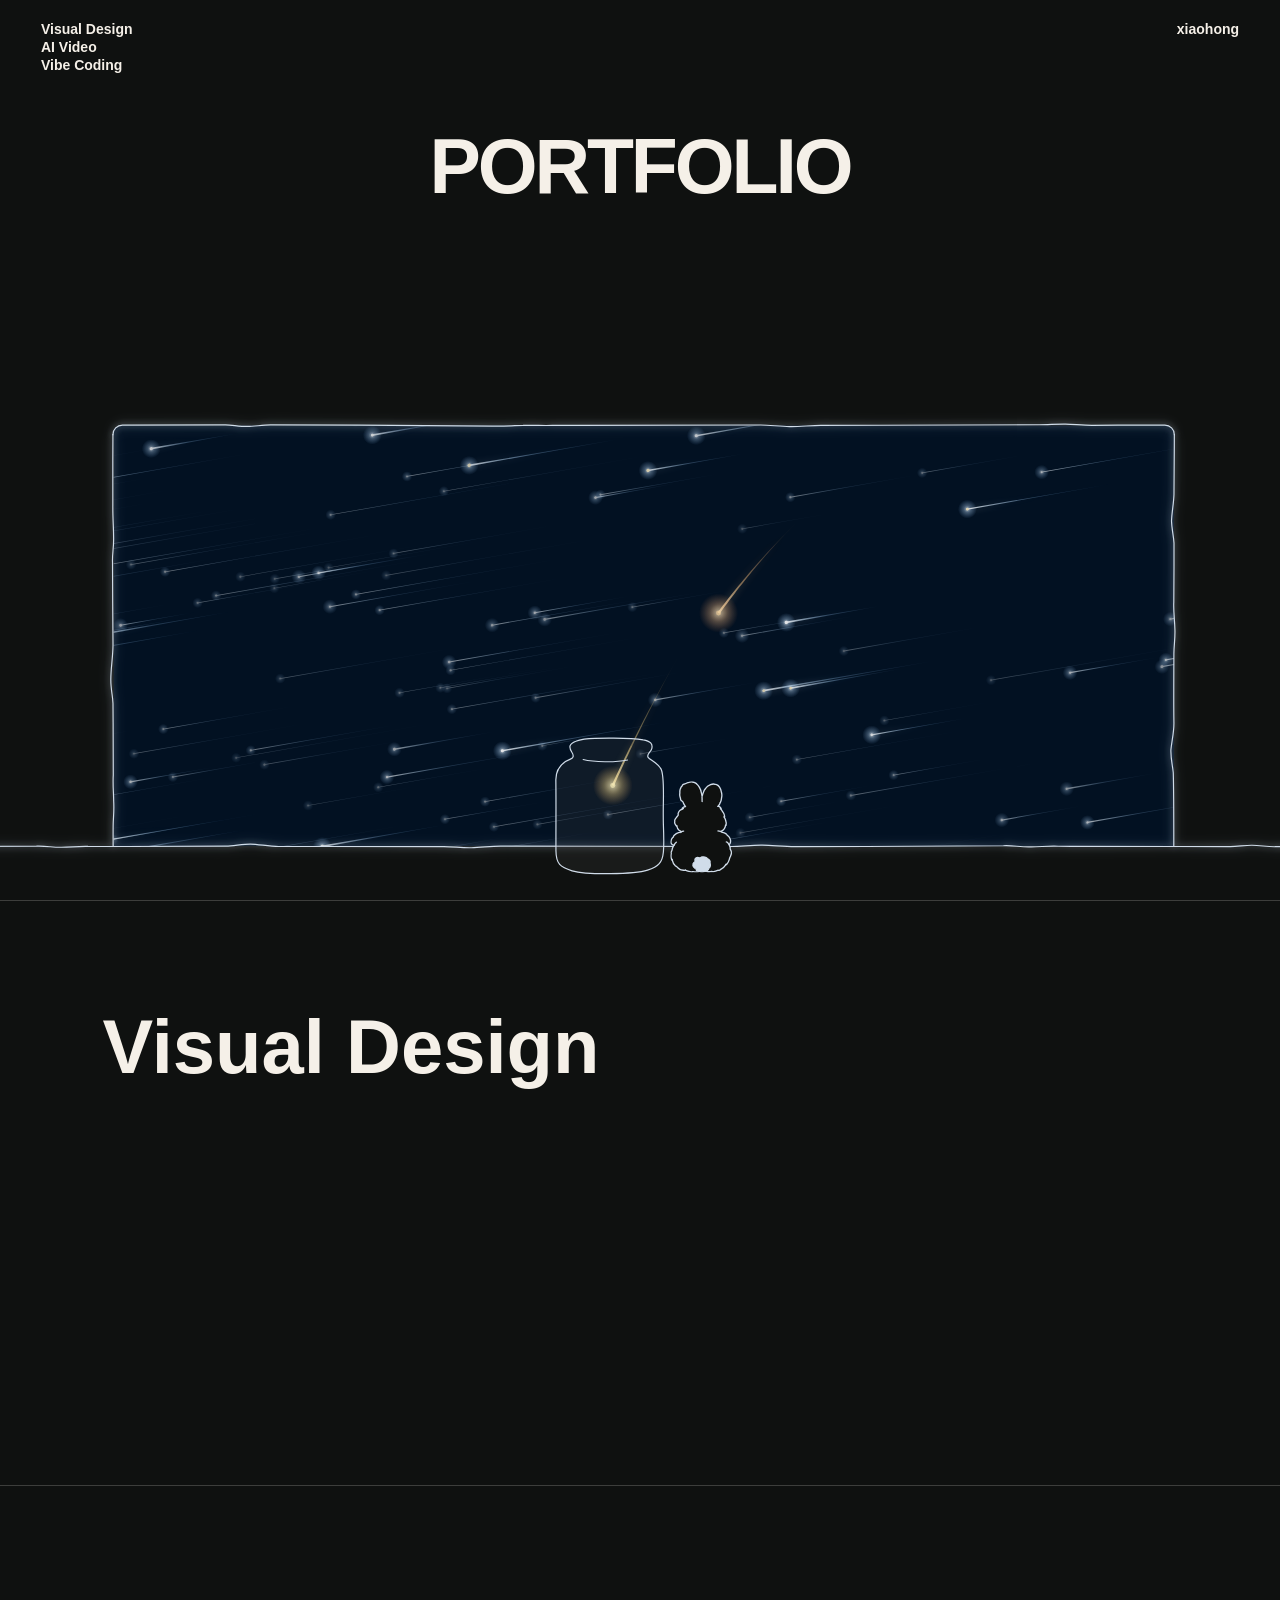
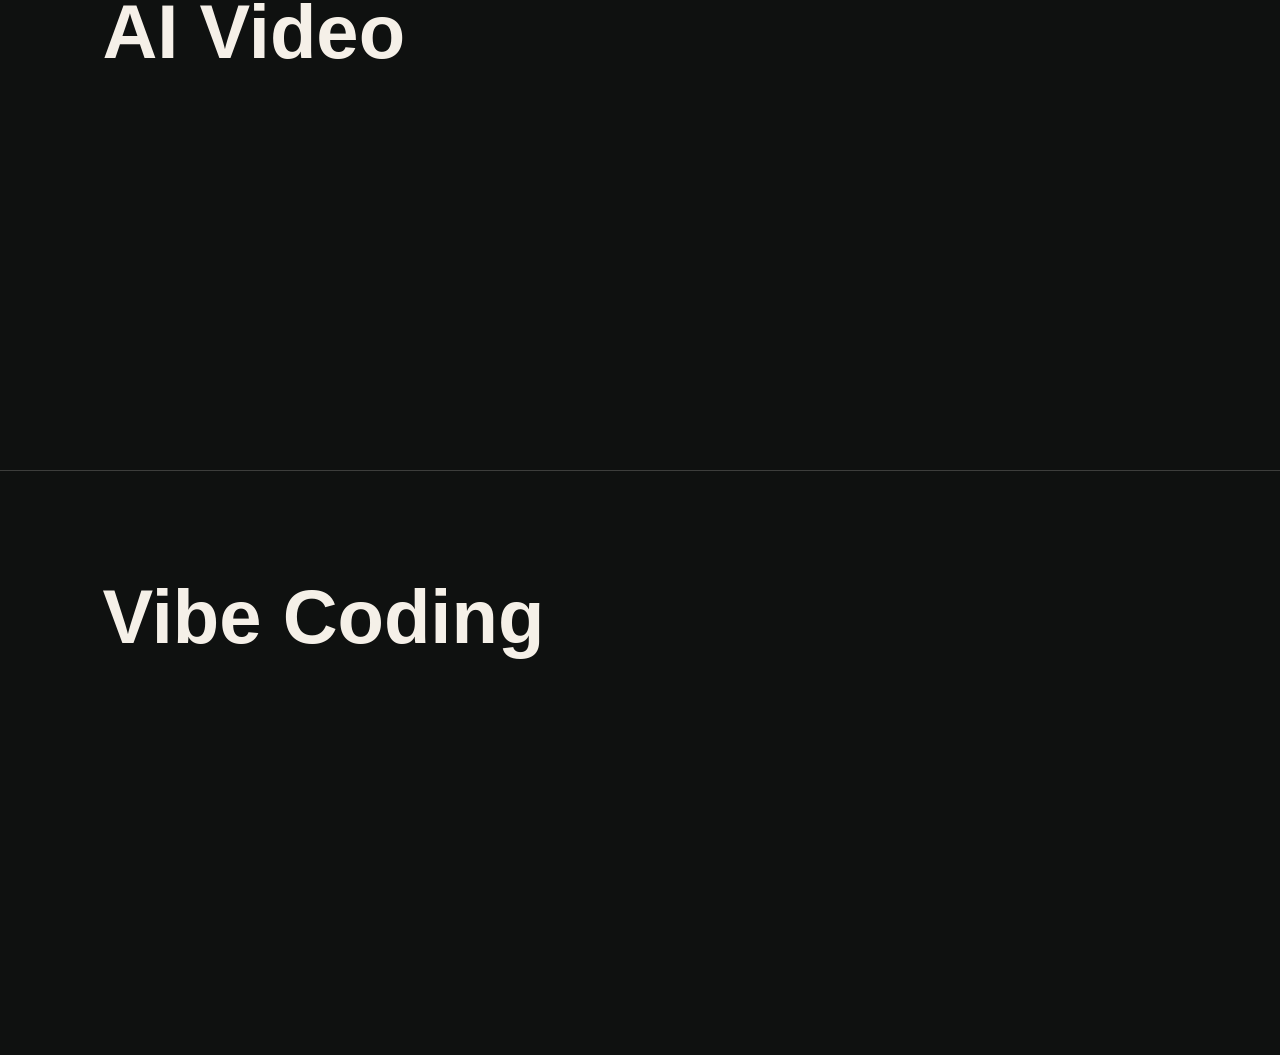
<file: pic/hero/host-example.html>
<!doctype html>
<html lang="zh-CN">
  <head>
    <meta charset="utf-8" />
    <meta name="viewport" content="width=device-width, initial-scale=1" />
    <title>Portfolio 首屏接入示例</title>
    <style>
      :root { --page-bg: #0F1110; --header-clearance: clamp(150px, 21vh, 170px); }
      * { box-sizing: border-box; }
      html { scroll-behavior: smooth; }
      body { margin: 0; background: var(--page-bg); color: #f5f0e8; font-family: Arial, Helvetica, sans-serif; }
      .hero { position: relative; height: 100svh; min-height: 320px; overflow: hidden; }
      .hero-scene { position: absolute; inset: 0; display: block; width: 100%; height: 100%; border: 0; pointer-events: none; }
      .site-header { position: absolute; inset: 0 0 auto; z-index: 1; height: var(--header-clearance); pointer-events: none; }
      .site-brand { position: absolute; top: 22px; right: clamp(22px, 3.2vw, 42px); font-size: clamp(14px, .95vw, 18px); font-weight: 700; line-height: 1; }
      .site-title { position: absolute; bottom: -34px; left: 50%; margin: 0; transform: translateX(-50%); font-size: clamp(44px, calc(5.7vw + 4px), 114px); font-weight: 800; letter-spacing: -.04em; line-height: .96; }
      .site-categories { position: absolute; top: 22px; left: clamp(22px, 3.2vw, 42px); display: flex; flex-direction: column; align-items: flex-start; gap: 4px; font-size: clamp(14px, .95vw, 18px); font-weight: 700; line-height: 1; white-space: nowrap; pointer-events: auto; }
      .site-categories a { color: inherit; text-decoration: none; }
      .site-categories a:hover, .site-categories a:focus-visible { text-decoration: underline; text-underline-offset: 4px; }
      .example-section { min-height: 65svh; padding: max(8vw, 48px); border-top: 1px solid rgba(245, 240, 232, .2); }
      .example-section h2 { margin: 0; font-size: clamp(32px, 6vw, 76px); }
    </style>
  </head>
  <body>
    <section class="hero" aria-label="Portfolio 首屏">
      <iframe class="hero-scene" src="./scene.html" title="流星窗景动画" loading="eager" tabindex="-1"></iframe>
      <header class="site-header">
        <nav class="site-categories" aria-label="作品分类">
          <a href="#visual-design">Visual Design</a>
          <a href="#ai-video">AI Video</a>
          <a href="#vibe-coding">Vibe Coding</a>
        </nav>
        <span class="site-brand">xiaohong</span>
        <h1 class="site-title">PORTFOLIO</h1>
      </header>
    </section>
    <section class="example-section" id="visual-design"><h2>Visual Design</h2></section>
    <section class="example-section" id="ai-video"><h2>AI Video</h2></section>
    <section class="example-section" id="vibe-coding"><h2>Vibe Coding</h2></section>
    <script>
      const hero = document.querySelector('.hero');
      const scene = document.querySelector('.hero-scene');
      const sceneOrigin = location.protocol === 'file:' ? '*' : location.origin;
      let sceneVisible = true;

      function syncScene() {
        scene.contentWindow?.postMessage(
          { type: sceneVisible ? 'portfolio-scene:resume' : 'portfolio-scene:pause' },
          sceneOrigin
        );
      }

      scene.addEventListener('load', syncScene);
      new IntersectionObserver(([entry]) => {
        sceneVisible = entry.isIntersecting;
        syncScene();
      }).observe(hero);
    </script>
  </body>
</html>
</file>
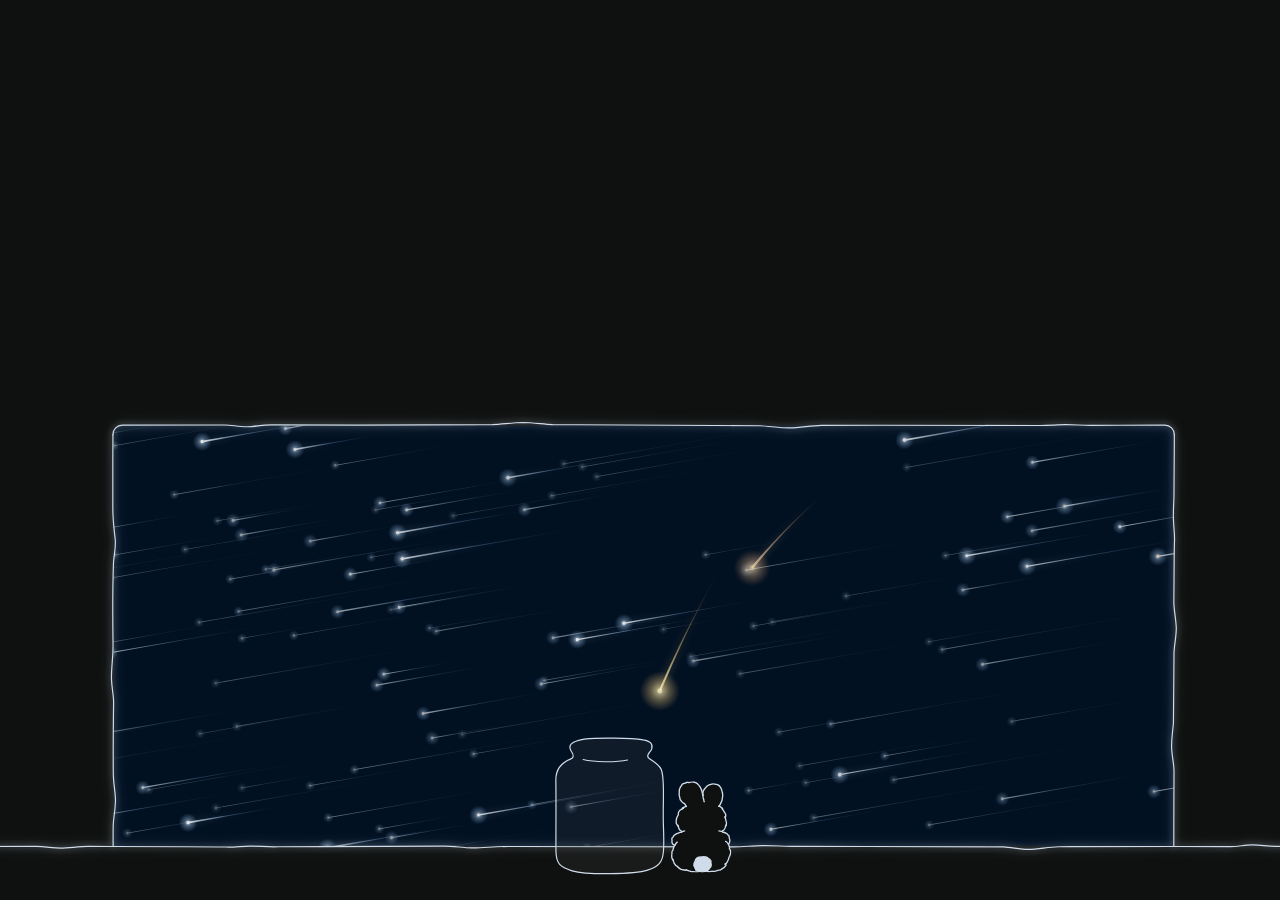
<file: pic/hero/scene.html>
<!doctype html>
<html lang="zh-CN">
  <head>
    <meta charset="utf-8" />
    <meta name="viewport" content="width=device-width, initial-scale=1" />
    <meta name="theme-color" content="#0F1110" />
    <title>流星窗景动画</title>
    <style>
      :root { color-scheme: dark; background: #0F1110; --header-clearance: clamp(150px, 21vh, 170px); }
      * { box-sizing: border-box; }
      html, body { width: 100%; height: 100%; margin: 0; }
      body { overflow: hidden; background: #0F1110; }
      main {
        position: fixed;
        bottom: -16px;
        left: 50%;
        width: 105vw;
        height: calc(100dvh - var(--header-clearance));
        transform: translateX(-50%);
      }
      main > svg { display: block; width: 100%; height: 100%; }
      .window-line, .sill-line {
        fill: none;
        stroke: #d0dce9;
        stroke-width: 1.12;
        stroke-linecap: round;
        stroke-linejoin: round;
        filter: drop-shadow(0 0 3px rgba(220, 236, 255, .67))
          drop-shadow(0 0 6px rgba(220, 236, 255, .32));
      }
      .window-line, .sill-line { opacity: 1; }
      .bottle-body {
        fill: #424242;
        fill-opacity: .2;
        stroke: #d0dce9;
        stroke-width: 1.12;
        stroke-linecap: round;
        stroke-linejoin: round;
      }
      .bottle-rim {
        fill: none;
        stroke: #d0dce9;
        stroke-width: 1;
        stroke-linecap: round;
      }
    </style>
  </head>
  <body>
    <main aria-label="深色窗前，部分流星进入玻璃瓶，另有黄色流星落在窗台化作星星，窗台上有兔子">
      <svg viewBox="0 0 1276 468" preserveAspectRatio="xMidYMax meet" role="img" aria-label="窗前流星、瓶中星光与窗台落星动画">
        <defs>
          <clipPath id="sky-clip">
            <path d="M 138 402 V 11 A 9 9 0 0 1 147 2 H 1136 A 9 9 0 0 1 1145 11 V 402 Z" />
          </clipPath>
          <clipPath id="sill-meteor-clip">
            <rect x="138" y="2" width="1007" height="466" />
          </clipPath>
          <clipPath id="bottle-clip">
            <path d="M 578 304 C 590 301 631 301 642 304 L 642 316 C 652 323 656 329 656 341 L 656 403 C 656 416 651 421 637 423 C 621 426 593 426 578 423 C 566 421 562 417 562 404 L 562 341 C 562 329 566 323 578 316 Z" />
          </clipPath>
          <linearGradient id="meteor-tail" x1="0" y1="0" x2="1" y2="0">
            <stop offset="0" stop-color="#fff" stop-opacity=".95" />
            <stop offset=".13" stop-color="#dcefff" stop-opacity=".72" />
            <stop offset=".42" stop-color="#9fcfff" stop-opacity=".3" />
            <stop offset="1" stop-color="#8dbfff" stop-opacity="0" />
          </linearGradient>
          <linearGradient id="capture-tail-yellow" x1="0" y1="0" x2="1" y2="0">
            <stop offset="0" stop-color="#f5edc7" stop-opacity="1" />
            <stop offset=".18" stop-color="#e8cc7d" stop-opacity=".82" />
            <stop offset=".55" stop-color="#d0a358" stop-opacity=".27" />
            <stop offset="1" stop-color="#d0a358" stop-opacity="0" />
          </linearGradient>
          <linearGradient id="capture-tail-orange" x1="0" y1="0" x2="1" y2="0">
            <stop offset="0" stop-color="#f2e1b7" stop-opacity="1" />
            <stop offset=".18" stop-color="#e6b373" stop-opacity=".82" />
            <stop offset=".55" stop-color="#c28047" stop-opacity=".27" />
            <stop offset="1" stop-color="#c28047" stop-opacity="0" />
          </linearGradient>
          <linearGradient id="capture-curve-white" gradientUnits="userSpaceOnUse">
            <stop offset="0" stop-color="#f7fbff" stop-opacity=".95" />
            <stop offset=".28" stop-color="#cde8ff" stop-opacity=".54" />
            <stop offset="1" stop-color="#91c9ff" stop-opacity="0" />
          </linearGradient>
          <linearGradient id="capture-curve-yellow" gradientUnits="userSpaceOnUse">
            <stop offset="0" stop-color="#f2e8b7" stop-opacity=".98" />
            <stop offset=".3" stop-color="#e9ca81" stop-opacity=".61" />
            <stop offset="1" stop-color="#c0934c" stop-opacity="0" />
          </linearGradient>
          <linearGradient id="capture-curve-orange" gradientUnits="userSpaceOnUse">
            <stop offset="0" stop-color="#f1d9ae" stop-opacity=".98" />
            <stop offset=".3" stop-color="#e7b377" stop-opacity=".61" />
            <stop offset="1" stop-color="#c07d4c" stop-opacity="0" />
          </linearGradient>
          <linearGradient id="sand-fill" x1="0" y1="0" x2="0" y2="1">
            <stop offset="0" stop-color="#ffe179" stop-opacity=".9" />
            <stop offset="1" stop-color="#ed9e38" stop-opacity=".88" />
          </linearGradient>
          <linearGradient id="sand-front-fill" x1="0" y1="0" x2="0" y2="1">
            <stop offset="0" stop-color="#ffe47a" />
            <stop offset=".35" stop-color="#ffc35a" />
            <stop offset="1" stop-color="#e88d31" />
          </linearGradient>
          <radialGradient id="white-halo">
            <stop offset="0" stop-color="#f8fdff" stop-opacity=".82" />
            <stop offset=".38" stop-color="#b8dcff" stop-opacity=".38" />
            <stop offset="1" stop-color="#8fc5ff" stop-opacity="0" />
          </radialGradient>
          <radialGradient id="yellow-halo">
            <stop offset="0" stop-color="#f3ebbe" stop-opacity=".86" />
            <stop offset=".45" stop-color="#e8c97f" stop-opacity=".42" />
            <stop offset="1" stop-color="#dda359" stop-opacity="0" />
          </radialGradient>
          <radialGradient id="orange-halo">
            <stop offset="0" stop-color="#f3e1ba" stop-opacity=".84" />
            <stop offset=".45" stop-color="#e7ae79" stop-opacity=".4" />
            <stop offset="1" stop-color="#cd7f50" stop-opacity="0" />
          </radialGradient>
          <radialGradient id="pile-halo-gradient">
            <stop offset="0" stop-color="#ffe8a0" stop-opacity=".56" />
            <stop offset=".45" stop-color="#ffca65" stop-opacity=".3" />
            <stop offset="1" stop-color="#f59b3e" stop-opacity="0" />
          </radialGradient>
          <filter id="meteor-glow" x="-50%" y="-500%" width="200%" height="1100%">
            <feGaussianBlur stdDeviation="2.2" />
          </filter>
          <filter id="tail-glow" x="-8%" y="-500%" width="116%" height="1100%">
            <feGaussianBlur stdDeviation="3.5" />
          </filter>
        </defs>

        <rect width="1276" height="468" fill="#0F1110" />
        <rect x="138" y="2" width="1007" height="400" fill="#021122" clip-path="url(#sky-clip)" />

        <!-- The moving layer stays inside the window outline and above the sill. -->
        <g id="meteor-layer" clip-path="url(#sky-clip)"></g>

        <!-- Sparse hand-drawn bends keep the long stretches calm. -->
        <path class="window-line" d="M 137.6 11 C 137.4 33 137.5 63 137.5 78 C 137.5 92 138.9 102 139.1 111 C 139.3 118 137.6 125 137.5 132 C 137.3 155 137.4 190 137.7 211 C 137.8 223 136.0 232 135.9 243 C 135.8 252 137.7 259 137.8 266 C 137.9 290 137.8 318 138.0 334 C 138.1 344 139.5 351 139.4 359 C 139.3 369 137.9 375 137.8 382 C 137.7 391 137.8 397 137.8 402" />
        <path class="window-line" d="M 137.6 11 C 137.6 6 141.6 2 146.6 2 C 185 2 223 2 244 2 C 250 2 257 3.8 265 3.8 C 272 3.8 280 2 288 2 C 355 2 450 2 498 2 C 508 2 517 .9 527 .9 C 537 .9 546 2 555 2 C 635 2 721 2 752 2 C 761 2 770 3.5 780 3.5 C 790 3.5 800 2 810 2 C 890 2 992 2 1017 2 C 1026 2 1034 1.1 1042 1.1 C 1050 1.1 1058 2 1067 2 C 1090 2 1120 2 1136.3 2 C 1141.3 2 1145.3 6 1145.3 11" />
        <path class="window-line" d="M 1145.3 11 C 1145.3 32 1145.0 55 1145.0 68 C 1144.9 76 1143.4 85 1143.4 93 C 1143.5 101 1145.0 107 1145.0 114 C 1145.0 132 1145.0 160 1144.9 170 C 1144.9 178 1146.7 187 1146.8 195 C 1146.8 204 1145.0 211 1144.9 219 C 1144.8 244 1144.6 266 1144.7 284 C 1144.7 293 1143.0 301 1143.0 310 C 1143.0 319 1144.7 325 1144.7 332 C 1144.8 350 1144.8 378 1144.8 402" />

        <g id="approach-layer" clip-path="url(#sky-clip)"></g>
        <path class="sill-line" d="M 2 402 C 30 402 50 402 65 402 C 74 402 80 403.6 88 403.6 C 96 403.6 105 402 114 402 C 122 402 130 402 137.8 402 C 180 402 225 402 245 402 C 252 402 261 400.2 268 400.2 C 276 400.2 285 402 295 402 C 350 402 415 402 451 402 C 460 402 469 403.8 478 403.8 C 488 403.8 498 402 508 402 C 600 402 693 402 725 402 C 734 402 744 400.5 754 400.5 C 765 400.5 775 402 787 402 C 855 402 948 402 983 402 C 991 402 998 403.7 1007 403.7 C 1016 403.7 1025 402 1035 402 C 1080 402 1128 402 1144.8 402 C 1165 402 1184 402 1198 402 C 1205 402 1212 400.4 1219 400.4 C 1227 400.4 1233 402 1241 402 C 1254 402 1266 402 1275 402" />
        <g id="sill-meteor-layer" clip-path="url(#sill-meteor-clip)"></g>
        <g id="bottle-scene">
        <!-- Hand-drawn bottle: uneven lip, shoulders, sides and rounded base. -->
        <path class="bottle-body" d="M 585 300 C 597 298.7 629 298.6 641 300.8 C 648 301.9 650.3 304.7 649.2 309 C 648.5 312.1 644.3 314.2 645.5 317 C 646.5 319.3 654.6 322.1 657.9 328.3 C 662 335.8 659.5 358 660.2 381 C 660.6 391.2 660.9 400.3 660.2 407.2 C 659.3 417.1 655.6 421.2 645.2 424.5 C 632.5 428.5 587.5 429.1 573.5 425.1 C 562.4 421.9 558.3 418.6 558.2 406.1 C 558.1 387.7 558.4 358.7 558.1 339 C 558 328.8 563.7 322.2 572.4 318.8 C 575.1 317.8 575.2 315.5 573.3 312.5 C 570.1 307.6 570.8 304.5 577.1 302.1 C 579.2 301.2 581.9 300.5 585 300 Z" />
        <g id="bottle-content" clip-path="url(#bottle-clip)">
          <path id="sand-bed" fill="url(#sand-fill)" />
          <g id="buried-pieces"></g>
          <path id="sand-front" fill="url(#sand-front-fill)" opacity=".48" />
          <ellipse id="pile-halo" cx="610" cy="412" rx="57" ry="30" fill="url(#pile-halo-gradient)" opacity="0" />
          <g id="sand-grains"></g>
          <g id="surface-stars"></g>
          <g id="pile-sparkles">
            <path fill="#fff8ca" d="M 0 -6 C .6 -1.3 1.3 -.6 6 0 C 1.3 .6 .6 1.3 0 6 C -.6 1.3 -1.3 .6 -6 0 C -1.3 -.6 -.6 -1.3 0 -6 Z" />
            <path fill="#fff8ca" d="M 0 -6 C .6 -1.3 1.3 -.6 6 0 C 1.3 .6 .6 1.3 0 6 C -.6 1.3 -1.3 .6 -6 0 C -1.3 -.6 -.6 -1.3 0 -6 Z" />
          </g>
        </g>
        <path class="bottle-rim" d="M 584 319.5 C 594.2 322.1 615 322.4 626.2 319.9" />
        </g>
        <g id="rabbit-scene">
          <svg class="rabbit-frame" data-pose="1" x="667.00" y="340.00" width="58.22" height="86.79" viewBox="0 0 85.63 127.64" visibility="visible">
            <defs>
                <style>
                  .cls-1 {
                    fill: none;
                    stroke: #d0dce9;
                    stroke-linecap: round;
                    stroke-linejoin: round;
                    stroke-width: 1.86px;
                  }

                  .cls-2 {
                    fill: #d0dce9;
                  }

                  .cls-2, .cls-3 {
                    stroke-width: 0px;
                  }

                  .cls-3 {
                    fill: #0F1110;
                  }
                </style>
              </defs>
              <g>
                <g>
                  <g>
                    <path class="cls-3" d="m14.31,70.69l-.03-.07c-.58-.61-1.26-1.09-1.95-1.56-.05-.04-.12-.06-.19-.06-.38,0-.64-.24-.91-.46-2-1.69-2.65-3.59-3.02-5.93l-.15.03c-.57.1-.78-.29-.97-.71-.66-1.41-.77-2.87-.55-4.41.09-.65.27-1.32.11-2.01-.08-.34-.02-.73.03-1.1.31-2.2,1.46-4.01,2.6-5.84.39-.63,1.33-1.06.86-2.07-.02-.04.03-.12.06-.19.62-1.8,1.48-3.48,2.73-4.92.79-.91,1.69-1.72,2.7-2.42.17-.12.34-.23.52-.33l-.06-.11c-.39-.39-.3-.74.07-1.1.46-.44.93-.84,1.48-1.19.7-.44,1.54-.59,2.21-1.08l.08-.13c-.69-1.12-1.36-2.24-2.02-3.37-.49-.85-.7-1.83-1.12-2.71-.36-.75-.69-1.49-.96-2.28-.27-.82-.32-1.7-.55-2.51-.29-1.04-.58-2.07-.8-3.13-.17-.81-.19-1.64-.12-2.46.07-.84.26-1.69.16-2.52-.11-.88-.02-1.74.09-2.6.13-1.06.51-2.07.94-3.03.43-.97.81-2.01,1.69-2.76.32-.27.67-.68.72-1.15.04-.42.24-.72.47-1.03.83-1.11,2-1.83,3.12-2.57.63-.41,1.31-.86,2.13-.86.33,0,.63-.06.9-.21,1.3-.68,2.7-.89,4.15-.91.33,0,.58.23.91.21,1.56-.11,2.93.45,4.28,1.15.94.5,1.52,1.39,2.38,1.98,1.6,1.1,2.5,2.81,3.45,4.45,1.25,2.17,2.25,4.43,2.57,6.94.06.44.12.88.29,1.29.24.59.35,1.2.37,1.82.02.41.12.74.47.97l.21.05c.06-.08.13-.17.23-.25.13-.11.24-.29.26-.45.12-1.37.93-2.51,1.27-3.81.54-2.08,1.64-3.9,3.14-5.46.21-.21.43-.41.58-.65,1.13-1.87,2.82-3.04,4.81-3.8.41-.16.82-.31,1.23-.47,2.13-.82,4.28-1.4,6.54-.46.1.04.22.07.33.06.59-.01,1.15.18,1.68.4,1.7.71,3.04,1.77,4.07,3.4,1.09,1.72,2.02,3.41,2.24,5.47.13,1.21.71,2.34.83,3.57.14,1.34.34,2.67.12,4.02-.14.84-.39,1.68-.44,2.53-.09,1.78-.57,3.44-1.3,5.06-.29.65-.75,1.22-.92,1.93-.18.69-.51,1.3-.9,1.89-.46.68-.91,1.38-1.37,2.07l-.04.13c.26.05.51.22.76.32.84.34,1.63.76,2.27,1.42.41.42.77.85.9,1.43l-.97.2c1.53.95,2.75,2.19,3.78,3.68.9,1.32,1.87,2.58,2.45,4.09.45,1.16.62,2.36.78,3.57.03.3-.18.42-.33.58l-.27.04c.6,1.14,1.31,2.22,1.69,3.46.79,2.55.84,5.07-.12,7.59-.05.14-.11.28-.2.31-.91.34-.77,1.21-.97,1.89-.62,2.07-1.68,3.82-3.44,5.12-.24.18-.47.37-.78.32-.26-.05-.39.11-.51.27-.31.38-.84.54-1.04,1.03l-.07.15c.5.22.95.51,1.37.88.13.11.34.17.51.2,1.91.24,3.64.95,5.18,2.08.58.43,1.21.79,1.4,1.61.11.48.67.71,1.07.97,1.44.94,2.3,2.33,2.97,3.84.66,1.49,1.04,3.09.77,4.72-.24,1.46-.59,2.94-1.99,3.83l-.1.06c.57.95,1,1.99,1.27,3.11.11.48.23.96.36,1.43.06.22.08.5-.05.63-.35.35-.2.61.01.93.91,1.38,1.53,2.89,1.75,4.53.29,2.27.44,4.54-.39,6.74-.03.09.04.2-.06.26-1.1.69-.85,1.93-1.15,2.92-.79,2.62-1.78,5.12-3.72,7.12-.34.36-.63.75-1.22.82-.37.05-.63.5-.85.87-1.41,2.34-3.43,4.04-5.84,5.23-1.26.62-2.61,1.06-4.01,1.31-.25.04-.52.07-.78-.05-.45-.21-.88-.07-1.29.12-1.77.83-3.61,1.38-5.57,1.58-.93.09-1.81.11-2.73-.05-.58-.11-1.21.06-1.81.17-1.39.24-2.78.22-4.15-.09-.47-.11-.98-.1-1.4-.54-.05-.06-.14-.08-.25-.08.17-.08.34-.17.51-.26.35-.19.68-.4,1-.62.01-.01.01-.02.02-.02,2.18-1.54,3.72-3.85,4.15-6.5,0-.01,0-.03,0-.04.06-.32.1-.65.1-.97.01-.08.01-.17,0-.25.01-.09.01-.18.01-.27,0-1.06-.18-2.09-.5-3.05.01-.1.03-.2.06-.3.21-.69-.04-1.43-.33-2.13-.7-1.69-1.97-2.68-3.71-3.1-.2-.05-.44-.01-.66,0-1.62-.92-3.51-1.45-5.54-1.45-.55,0-1.1.04-1.63.12-.92.13-1.81.37-2.64.72-.46.1-.89.29-1.31.49-1.1.52-2.04,1.22-2.64,2.29,0,0-.01.02-.02.03-.78.89-1.4,1.9-1.82,3.01-.45.68-.69,1.5-.89,2.31-.33,1.3-.21,2.62.25,3.88.17.49.32,1.05.91,1.19.18.4.39.79.63,1.16,1.1,1.72,2.74,3.1,4.69,3.95-.13,0-.27.03-.42.07-.41.12-.72.42-1.09.48-1.28.24-2.58.45-3.89.35-1.44-.11-2.84-.5-4.35-.24-1.67.29-3.39.04-5.05-.41-1.56-.43-3.1-.92-4.51-1.72l-.06.1c-.28.2-.53.3-.94.22-1.97-.39-3.84-1.01-5.57-2.03-1.7-1-3.19-2.22-4.4-3.77-.26-.34-.64-.75-.91-.72-.49.06-.7-.21-.97-.44-2.02-1.75-3.3-3.91-3.77-6.55-.12-.62-.18-1.3-.9-1.63-.15-.07-.25-.25-.34-.44-1.22-2.63-1.35-5.37-.76-8.17.1-.48.21-.96-.07-1.42-.63-1.08-.49-2.24-.31-3.37.19-1.18.49-2.33.95-3.44.44-1.07.85-2.15,1.59-3.04l-.09-.07c-.67-.43-1.02-1.2-1.59-1.64-.8-.62-1.06-1.39-1.34-2.24-.3-.92-.15-1.83-.04-2.73.19-1.55.56-3.06,1.74-4.21.22-.22.36-.48.45-.78.24-.71.43-1.45.97-2.01,1.81-1.85,3.8-3.41,6.36-4.08.69-.18,1.37-.6,2.14-.21.11.05.39-.07.5-.19.32-.32.69-.56,1.08-.76Z"/>
                    <path class="cls-2" d="m55.05,116.66c0,.09,0,.18-.01.27,0-.73-.15-1.45-.38-2.18-.12-.37-.18-.73-.11-1.14.32.96.5,1.99.5,3.05Z"/>
                    <path class="cls-2" d="m42.74,106.75c.53-.08,1.08-.12,1.63-.12,2.03,0,3.92.53,5.54,1.45,2.18,1.25,3.85,3.2,4.64,5.53-.07.41-.01.77.11,1.14.23.73.38,1.45.38,2.18v.25c-.02.32-.06.65-.1.97,0,.01,0,.03,0,.04-.05.26-.12.51-.21.77-.24.68-.43,1.46-1.12,1.79-.35.17-.49.43-.54.68-.31,1.42-1.18,2.39-2.28,3.26,0,0,0,.01-.02.02-.31.23-.76.3-1,.62-.17.09-.34.18-.51.26t-.01,0c-1.46.71-3.11,1.11-4.87,1.11-1.6,0-3.11-.33-4.47-.92-1.95-.85-3.59-2.23-4.69-3.95-.24-.37-.45-.76-.63-1.16-.58-1.23-.89-2.59-.89-4.01,0-1.18.22-2.32.62-3.37.27-.41.63-.78,1.1-1.07.27-.17.31-.49.31-.77s.11-.49.2-.72c.07-.16.14-.31.21-.45.01-.01.02-.02.02-.03,1.06-1.2,2.41-2.16,3.95-2.78.83-.35,1.72-.59,2.64-.72Z"/>
                    <path class="cls-2" d="m54.72,118.96c.09-.26.16-.51.21-.77-.43,2.65-1.97,4.96-4.15,6.5,1.1-.87,1.97-1.84,2.28-3.26.05-.25.19-.51.54-.68.69-.33.88-1.11,1.12-1.79Z"/>
                    <path class="cls-2" d="m50.76,124.71c-.32.22-.65.43-1,.62.24-.32.69-.39,1-.62Z"/>
                    <path class="cls-2" d="m36.13,110.28c-.07.14-.14.29-.21.45-.09.23-.2.44-.2.72s-.04.6-.31.77c-.47.29-.83.66-1.1,1.07.42-1.11,1.04-2.12,1.82-3.01Z"/>
                  </g>
                  <g>
                    <path class="cls-1" d="m66.06,34.84c.46-.69.91-1.39,1.37-2.07.39-.59.72-1.2.9-1.89.17-.71.63-1.28.92-1.93.73-1.62,1.21-3.28,1.3-5.06.05-.85.3-1.69.44-2.53.22-1.35.02-2.68-.12-4.02-.12-1.23-.7-2.36-.83-3.57-.22-2.06-1.15-3.75-2.24-5.47-1.03-1.63-2.37-2.69-4.07-3.4-.53-.22-1.09-.41-1.68-.4-.11,0-.23-.02-.33-.06-2.26-.94-4.41-.36-6.54.46-.41.16-.82.31-1.23.47-1.99.76-3.68,1.93-4.81,3.8-.15.24-.37.44-.58.65-1.5,1.56-2.6,3.38-3.14,5.46-.34,1.3-1.15,2.44-1.27,3.81-.02.16-.13.34-.26.45-.1.08-.17.17-.23.25-.31.47-.14,1.05-.22,1.57-.29,1.85.39,3.72-.08,5.57-.07.24.07.35.1.52.05.28.15.55.05.84"/>
                    <path class="cls-1" d="m43.45,19.74c-.35-.23-.45-.56-.47-.97-.02-.62-.13-1.23-.37-1.82-.17-.41-.23-.85-.29-1.29-.32-2.51-1.32-4.77-2.57-6.94-.95-1.64-1.85-3.35-3.45-4.45-.86-.59-1.44-1.48-2.38-1.98-1.35-.7-2.72-1.26-4.28-1.15-.33.02-.58-.21-.91-.21-1.45.02-2.85.23-4.15.91-.27.15-.57.21-.9.21-.82,0-1.5.45-2.13.86-1.12.74-2.29,1.46-3.12,2.57-.23.31-.43.61-.47,1.03-.05.47-.4.88-.72,1.15-.88.75-1.26,1.79-1.69,2.76-.43.96-.81,1.97-.94,3.03-.11.86-.2,1.72-.09,2.6.1.83-.09,1.68-.16,2.52-.07.82-.05,1.65.12,2.46.22,1.06.51,2.09.8,3.13.23.81.28,1.69.55,2.51.27.79.6,1.53.96,2.28.42.88.63,1.86,1.12,2.71.66,1.13,1.33,2.25,2.02,3.37.09.14.29.22.44.33"/>
                    <path class="cls-1" d="m20.11,124.02c.16.1.32.2.48.29,1.41.8,2.95,1.29,4.51,1.72,1.66.45,3.38.7,5.05.41,1.51-.26,2.91.13,4.35.24,1.31.1,2.61-.11,3.89-.35.37-.06.68-.36,1.09-.48.15-.04.29-.07.42-.07"/>
                    <path class="cls-1" d="m77.34,84.74c.55-.04.9.36,1.22.67,1.02.97,1.9,2.04,2.57,3.22.57.95,1,1.99,1.27,3.11.11.48.23.96.36,1.43.06.22.08.5-.05.63-.35.35-.2.61.01.93.91,1.38,1.53,2.89,1.75,4.53.29,2.27.44,4.54-.39,6.74-.03.09.04.2-.06.26-1.1.69-.85,1.93-1.15,2.92-.79,2.62-1.78,5.12-3.72,7.12-.34.36-.63.75-1.22.82-.37.05-.63.5-.85.87-1.41,2.34-3.43,4.04-5.84,5.23-1.26.62-2.61,1.06-4.01,1.31-.25.04-.52.07-.78-.05-.45-.21-.88-.07-1.29.12-1.77.83-3.61,1.38-5.57,1.58-.93.09-1.81.11-2.73-.05-.58-.11-1.21.06-1.81.17-1.39.24-2.78.22-4.15-.09-.47-.11-.98-.1-1.4-.54-.05-.06-.14-.08-.25-.08"/>
                    <path class="cls-1" d="m17.33,38.21c-.43.07-.81.22-1.18.43-.18.1-.35.21-.52.33-1.01.7-1.91,1.51-2.7,2.42-1.25,1.44-2.11,3.12-2.73,4.92-.03.07-.08.15-.06.19.47,1.01-.47,1.44-.86,2.07-1.14,1.83-2.29,3.64-2.6,5.84-.05.37-.11.76-.03,1.1.16.69-.02,1.36-.11,2.01-.22,1.54-.11,3,.55,4.41.19.42.4.81.97.71"/>
                    <path class="cls-1" d="m49.6,125.64c.03-.13.09-.23.16-.31.24-.32.69-.39,1-.62.01-.01.01-.02.02-.02,1.1-.87,1.97-1.84,2.28-3.26.05-.25.19-.51.54-.68.69-.33.88-1.11,1.12-1.79.09-.26.16-.51.21-.77,0-.01,0-.03,0-.04.06-.32.1-.65.1-.97.01-.08.01-.17,0-.25,0-.73-.15-1.45-.38-2.18-.12-.37-.18-.73-.11-1.14.01-.1.03-.2.06-.3.21-.69-.04-1.43-.33-2.13-.7-1.69-1.97-2.68-3.71-3.1-.2-.05-.44-.01-.66,0h-.05"/>
                    <path class="cls-1" d="m65.68,69.45c1.18.04,2.3.36,3.44.68.29.08.57.18.83.31.5.22.95.51,1.37.88.13.11.34.17.51.2,1.91.24,3.64.95,5.18,2.08.58.43,1.21.79,1.4,1.61.11.48.67.71,1.07.97,1.44.94,2.3,2.33,2.97,3.84.66,1.49,1.04,3.09.77,4.72-.24,1.46-.59,2.94-1.99,3.83"/>
                    <path class="cls-1" d="m17.71,69.64c-.8,0-1.53.34-2.26.6-.38.14-.77.28-1.14.45-.39.2-.76.44-1.08.76-.11.12-.39.24-.5.19-.77-.39-1.45.03-2.14.21-2.56.67-4.55,2.23-6.36,4.08-.54.56-.73,1.3-.97,2.01-.09.3-.23.56-.45.78-1.18,1.15-1.55,2.66-1.74,4.21-.11.9-.26,1.81.04,2.73.28.85.54,1.62,1.34,2.24.57.44.92,1.21,1.59,1.64"/>
                    <path class="cls-1" d="m68.98,38.34c1.53.95,2.75,2.19,3.78,3.68.9,1.32,1.87,2.58,2.45,4.09.45,1.16.62,2.36.78,3.57.03.3-.18.42-.33.58"/>
                    <path class="cls-1" d="m7.47,85.26c-.64.46-1.16,1.05-1.67,1.63-.38.44-.77.9-.8,1.55-.02.32-.27.55-.51.78-.13.12-.25.25-.36.39-.74.89-1.15,1.97-1.59,3.04-.46,1.11-.76,2.26-.95,3.44-.18,1.13-.32,2.29.31,3.37.28.46.17.94.07,1.42-.59,2.8-.46,5.54.76,8.17.09.19.19.37.34.44.72.33.78,1.01.9,1.63.47,2.64,1.75,4.8,3.77,6.55.27.23.48.5.97.44.27-.03.65.38.91.72,1.21,1.55,2.7,2.77,4.4,3.77,1.73,1.02,3.6,1.64,5.57,2.03.41.08.66-.02.94-.22"/>
                    <path class="cls-1" d="m75.14,49.81c.08.16.16.33.25.49.6,1.14,1.31,2.22,1.69,3.46.79,2.55.84,5.07-.12,7.59-.05.14-.11.28-.2.31-.91.34-.77,1.21-.97,1.89-.62,2.07-1.68,3.82-3.44,5.12-.24.18-.47.37-.78.32-.26-.05-.39.11-.51.27-.31.38-.84.54-1.04,1.03"/>
                    <path class="cls-1" d="m41.18,107.43c-.38-.06-.73-.04-1.08.04-.46.1-.89.29-1.31.49-1.1.52-2.04,1.22-2.64,2.29,0,0-.01.02-.02.03-.07.14-.14.29-.21.45-.09.23-.2.44-.2.72s-.04.6-.31.77c-.47.29-.83.66-1.1,1.07-.45.68-.69,1.5-.89,2.31-.33,1.3-.21,2.62.25,3.88.17.49.32,1.05.91,1.19.06.02.12.03.18.04"/>
                    <path class="cls-1" d="m8.12,62c.03.21.06.41.09.61.37,2.34,1.02,4.24,3.02,5.93.27.22.53.47.91.46.07,0,.14.02.19.06.69.47,1.37.95,1.95,1.56"/>
                    <path class="cls-1" d="m50.12,107.17c-.25.05-.42-.11-.58-.26-.75-.69-1.66-.91-2.66-.99-.84-.07-1.63-.14-2.47.12-.59.19-1.15.4-1.67.71-.18.11-.35.23-.52.36-.15.11-.28.24-.46.29"/>
                    <path class="cls-1" d="m34.95,120.07c-.34.57.09,1.04.2,1.55.02.07.03.14.06.21.15.59.4,1.15.72,1.67.51.84,1.31,1.34,2.14,1.81.32.18.66.31.84.65"/>
                    <path class="cls-1" d="m19.85,35.16c-.67.49-1.51.64-2.21,1.08-.55.35-1.02.75-1.48,1.19-.37.36-.46.71-.07,1.1"/>
                    <path class="cls-1" d="m65.35,35.2c.23-.23.45-.27.67-.23.26.05.51.22.76.32.84.34,1.63.76,2.27,1.42.41.42.77.85.9,1.43"/>
                    <path class="cls-1" d="m3.52,108.79c.1.28,0,.53-.13.78"/>
                    <path class="cls-1" d="m76.24,61.22c-.15.24-.09.47,0,.71"/>
                    <path class="cls-1" d="m78.05,116.31c-.08.23-.16.46-.13.71"/>
                  </g>
                </g>
              </g>
          </svg>
          <svg class="rabbit-frame" data-pose="2" x="666.75" y="340.00" width="58.74" height="86.79" viewBox="0 0 86.38 127.63" visibility="hidden">
            <defs>
                <style>
                  .cls-1 {
                    fill: none;
                    stroke: #d0dce9;
                    stroke-linecap: round;
                    stroke-linejoin: round;
                    stroke-width: 1.86px;
                  }

                  .cls-2 {
                    fill: #d0dce9;
                  }

                  .cls-2, .cls-3 {
                    stroke-width: 0px;
                  }

                  .cls-3 {
                    fill: #0F1110;
                  }
                </style>
              </defs>
              <g>
                <g>
                  <g>
                    <path class="cls-3" d="m5.08,89.59l-.1-.05c-.67-.43-1.75-.67-2.33-1.12-.8-.61-1.25-1.32-1.54-2.18-.3-.91-.14-1.82-.04-2.72.19-1.56.56-3.06,1.74-4.22.22-.22,1.3-1.07,1.39-1.36.23-.72.43-1.45.97-2.01,1.81-1.85,3.8-3.42,6.36-4.08.69-.18,1.37-.6,2.14-.22.11.06.39-.06.5-.18.32-.33.69-.56,1.09-.76l-.04-.08c-.58-.61-1.26-1.08-1.95-1.55-.05-.04-.13-.07-.19-.06-.39,0-.64-.24-.91-.46-2-1.68-2.65-3.59-3.02-5.93l-.15.03c-.58.1-.78-.3-.98-.71-.65-1.41-2.15-2.83-1.93-4.37.1-.65.28-1.32.12-2.01-.08-.34-.02-.73.03-1.1.3-2.2,2.84-4.05,3.98-5.88.39-.63,1.33-1.07.86-2.07-.03-.04-.11-1.39-.09-1.46.63-1.8.6-2.2,1.85-3.64.8-.91,2.72-1.74,3.72-2.44.17-.12.35-.23.52-.32l-.05-.11c-.39-.39-.3-.75.07-1.1.45-.44.93-.84,1.48-1.19.7-.44,1.54-.59,2.21-1.08l.08-.13c-.69-1.12-1.36-2.24-2.02-3.37-.49-.85-.7-1.83-1.12-2.71-.36-.75-2.79-1.91-3.05-2.7-.28-.82-.32-1.7-.56-2.52-.29-1.03-.58-2.07-.8-3.12-.17-.81-.18-1.64-.12-2.46.07-.84.26-1.69.16-2.52-.1-.89-.02-1.74.09-2.6.13-1.06.52-2.08.94-3.03.43-.97.82-2.01,1.69-2.76.32-.27.67-.68.72-1.15.04-.42.24-.72.47-1.03.83-1.11,4.1-1.41,5.22-2.15.63-.41,1.31-.86,2.13-.86.32,0,.63-.06.9-.21,1.3-.69,2.7-.89,4.15-.91.33,0,.58.23.91.21,1.56-.12,2.93.45,4.28,1.15.94.49,1.51,1.39,2.38,1.98,1.6,1.1,2.5,2.8,3.45,4.45,1.25,2.16,2.25,4.43,2.57,6.93.06.45.12.89.29,1.3.24.58.35,1.19.37,1.81.01.42.12.74.46.98l.22.05c.06-.09.13-.18.23-.26.13-.1.24-.29.26-.44.12-1.38.93-2.51,1.27-3.82.54-2.07,1.64-3.9,3.14-5.45.2-.21.43-.41.58-.65,1.13-1.87,2.82-3.05,4.81-3.81.41-.15.82-.3,1.23-.46,2.13-.83,4.28-1.4,6.54-.46.1.04.22.06.32.06.6-.01,1.15.18,1.69.4,1.7.71,3.04,1.76,4.07,3.4,1.09,1.72,2.02,3.4,2.24,5.47.13,1.21.71,2.33.83,3.57.13,1.34.34,2.67.12,4.02-.14.84-.39,1.68-.44,2.52-.09,1.79-.58,3.45-1.3,5.07-.29.65-.75,1.22-.93,1.93-.17.68-.5,1.3-.89,1.88-.46.69-.91,1.39-1.37,2.08l-.04.13c.26.05.51.22.76.32.84.34,1.62.76,2.27,1.42.4.42.76.85.9,1.43l-.97.2c1.53.95,1.68,2.07,2.7,3.56.91,1.32,1.88,2.58,2.46,4.09.44,1.16.62,2.36.77,3.57.04.3-.17.42-.33.59l-.27.03c.6,1.14,1.32,2.22,1.7,3.46.79,2.55,1.91,5.19.95,7.71-.05.14-.11.27-.21.31-.9.34-.76,1.2-.96,1.89-.62,2.06-1.68,3.82-3.44,5.12-.24.18-.48.36-.78.31-.26-.04-.39.12-.51.28-.31.38-.84.54-1.04,1.03l-.07.15c.5.22.94.51,1.37.88.13.11.33.17.51.19,1.91.25,3.64.95,5.18,2.09.58.42,1.21.79,1.39,1.61.12.48.68.7,1.08.97,1.44.94,2.3,2.33,2.97,3.84.66,1.49,1.04,3.09.77,4.72-.25,1.46-.59,2.93-1.99,3.83l-.1.06c.57.95,1,1.98,1.27,3.11.11.48.23.95.36,1.43.06.22.08.5-.05.63-.35.34-.2.61.01.92.91,1.39,1.53,2.89,1.74,4.54.3,2.27-.77,4.1-1.6,6.31-.03.08.04.19-.06.25-1.1.69-.85,1.93-1.15,2.93-.79,2.61-1.78,5.11-3.72,7.12-.34.35-.63.74-1.22.81-.37.05-.63.5-.85.87-1.41,2.35-3.43,4.04-5.84,5.23-1.26.62-1.4,1.5-2.79,1.75-.25.04-.52.06-.78-.06-.45-.2-.88-.06-1.29.13-1.78.83-3.62,1.38-5.58,1.58-.92.09-1.8.11-2.73-.06-.57-.1-1.21.07-1.8.17-1.39.25-2.78.23-4.15-.08-.46-.11-.96-.1-1.36-.5l.06-.07c.15-.61.79-.65,1.18-.96,1.1-.86,1.97-1.83,2.27-3.25.06-.25.19-.51.55-.69.69-.33.88-1.11,1.11-1.78.5-1.4.4-2.81-.05-4.21-.15-.47-.21-.9-.05-1.44.21-.69-.04-1.43-.33-2.13-.7-1.7-1.97-2.68-3.71-3.1-.16-.04-.33-.03-.49-.02l-.04-.88c-.21,0-.36-.14-.5-.27-.75-.7-1.66-.92-2.66-.99-.84-.07-2.73-.32-3.57-.06-.8.24-1.54.55-2.19,1.06-.15.11-.27.24-.46.29l-.58.03c-.87-.15-2.49-1.57-4.79-.15-3.76,2.87-.71,4.77-.98,4.94-1.26.78-3.05,1.99-3.38,3.29-.32,1.3-.62,3.35.6,4.17.19.54.28,1.03,1.02,1.11l.56.26s.01.01.03.01c0,0,.02,0,.03.01.09.02.25.05.52.11.59.14,1.41.4,1.46.63.15.67-.18,1.37.07,2.02.77,2,1.66,1.45,2.85,1.67.32.18.66.3.84.65v.15c-.17.09-.34.19-.53.22-1.28.24-2.57.44-3.88.34-1.45-.11-2.84-.5-4.35-.24-1.67.29-3.39.05-5.05-.4-1.56-.43-3.1-.92-4.51-1.72l-.06.1c-.28.2-.54.29-.94.21-1.97-.39-5.47-.47-7.21-1.48-1.69-1-3.18-2.23-4.39-3.78-.26-.33-.65-.74-.91-.71-.49.05-.7-.21-.98-.45-2.01-1.74-3.3-3.9-3.77-6.54-.11-.62-.17-1.31-.89-1.63-.16-.07-.25-.25-.34-.44-1.22-2.64-1.35-5.37-.77-8.17.1-.48.21-.96-.06-1.43-.63-1.07,1.14-2.77,1.32-3.9.18-1.18.49-2.33.95-3.44.45-1.08.85-2.17,1.6-3.06Z"/>
                    <path class="cls-2" d="m34.63,120.99c-.23-.06-.43-.1-.52-.11-.01-.01-.02-.01-.03-.01-.02,0-.03-.01-.03-.01l-.56-.26c-.74-.08-.83-.57-1.02-1.11-1.22-.82-.92-2.87-.6-4.17.33-1.3,2.12-2.51,3.38-3.29.27-.17-2.78-2.07.98-4.94,2.3-1.42,3.92,0,4.79.15l.58-.03c.19-.05.31-.18.46-.29.65-.51,1.39-.82,2.19-1.06.84-.26,2.73,0,3.57.06,1,.07,1.91.29,2.66.99.14.13.29.27.5.27l.04.88c.16-.01.33-.02.49.02,1.74.42,3.01,1.4,3.71,3.1.29.7.54,1.44.33,2.13-.16.54-.1.97.05,1.44.45,1.4.55,2.81.05,4.21-.23.67-.42,1.45-1.11,1.78-.36.18-.49.44-.55.69-.3,1.42-1.17,2.39-2.27,3.25-.39.31-1.03.35-1.18.96l-.06.07-.04-.04c-.17-.18-.7-.01-1.07.08-.34.09-.74.27-1.02-.06h-.14c-.61.23-1.2.52-1.82.65-1.65.34-3.29.38-4.87-.43-.31-.16-.67-.19-1.1-.06-.21.06-.39.16-.56.26v-.15c-.19-.35-.53-.47-.85-.65-1.19-.22-2.08.33-2.85-1.67-.25-.65.08-1.35-.07-2.02-.05-.23-.87-.49-1.46-.63Z"/>
                  </g>
                  <g>
                    <path class="cls-1" d="m67,34.84c.46-.69.91-1.39,1.37-2.08.39-.58.72-1.2.89-1.88.18-.71.64-1.28.93-1.93.72-1.62,1.21-3.28,1.3-5.07.05-.84.3-1.68.44-2.52.22-1.35.01-2.68-.12-4.02-.12-1.24-.7-2.36-.83-3.57-.22-2.07-1.15-3.75-2.24-5.47-1.03-1.64-2.37-2.69-4.07-3.4-.54-.22-1.09-.41-1.69-.4-.1,0-.22-.02-.32-.06-2.26-.94-4.41-.37-6.54.46-.41.16-.82.31-1.23.46-1.99.76-3.68,1.94-4.81,3.81-.15.24-.38.44-.58.65-1.5,1.55-2.6,3.38-3.14,5.45-.34,1.31-1.15,2.44-1.27,3.82-.02.15-.13.34-.26.44-.1.08-.17.17-.23.26-.31.47-.14,1.04-.22,1.57-.29,1.85.39,3.72-.08,5.56-.07.25.07.36.1.53.05.28.15.55.05.84"/>
                    <path class="cls-1" d="m44.38,19.74c-.34-.24-.45-.56-.46-.98-.02-.62-.13-1.23-.37-1.81-.17-.41-.23-.85-.29-1.3-.32-2.5-1.32-4.77-2.57-6.93-.95-1.65-1.85-3.35-3.45-4.45-.87-.59-1.44-1.49-2.38-1.98-1.35-.7-2.72-1.27-4.28-1.15-.33.02-.58-.21-.91-.21-1.45.02-2.85.22-4.15.91-.27.15-.58.21-.9.21-.82,0-1.5.45-2.13.86-1.12.74-4.39,1.04-5.22,2.15-.23.31-.43.61-.47,1.03-.05.47-.4.88-.72,1.15-.87.75-1.26,1.79-1.69,2.76-.42.95-.81,1.97-.94,3.03-.11.86-.19,1.71-.09,2.6.1.83-.09,1.68-.16,2.52-.06.82-.05,1.65.12,2.46.22,1.05.51,2.09.8,3.12.24.82.28,1.7.56,2.52.26.79,2.69,1.95,3.05,2.7.42.88.63,1.86,1.12,2.71.66,1.13,1.33,2.25,2.02,3.37.09.14.29.22.44.33"/>
                    <path class="cls-1" d="m21.05,124.02c.16.1.32.2.48.29,1.41.8,2.95,1.29,4.51,1.72,1.66.45,3.38.69,5.05.4,1.51-.26,2.9.13,4.35.24,1.31.1,2.6-.1,3.88-.34.19-.03.36-.13.54-.22.17-.1.35-.2.56-.26.43-.13.79-.1,1.1.06,1.58.81,3.22.77,4.87.43.62-.13,1.21-.42,1.82-.64"/>
                    <path class="cls-1" d="m78.28,84.74c.55-.04.9.36,1.22.66,1.02.98,1.9,2.04,2.57,3.23.57.95,1,1.98,1.27,3.11.11.48.23.95.36,1.43.06.22.08.5-.05.63-.35.34-.2.61.01.92.91,1.39,1.53,2.89,1.74,4.54.3,2.27-.77,4.1-1.6,6.31-.03.08.04.19-.06.25-1.1.69-.85,1.93-1.15,2.93-.79,2.61-1.78,5.11-3.72,7.12-.34.35-.63.74-1.22.81-.37.05-.63.5-.85.87-1.41,2.35-3.43,4.04-5.84,5.23-1.26.62-1.4,1.5-2.79,1.75-.25.04-.52.06-.78-.06-.45-.2-.88-.06-1.29.13-1.78.83-3.62,1.38-5.58,1.58-.92.09-1.8.11-2.73-.06-.57-.1-1.21.07-1.8.17-1.39.25-2.78.23-4.15-.08-.46-.11-.96-.1-1.36-.5l-.04-.04c-.17-.18-.7-.01-1.07.08-.34.09-.74.27-1.02-.06-.04-.05-.08-.11-.11-.18"/>
                    <path class="cls-1" d="m18.26,38.21c-.43.07-.81.22-1.18.43-.17.09-.35.2-.52.32-1,.7-2.92,1.53-3.72,2.44-1.25,1.44-1.22,1.84-1.85,3.64-.02.07.06,1.42.09,1.46.47,1-.47,1.44-.86,2.07-1.14,1.83-3.68,3.68-3.98,5.88-.05.37-.11.76-.03,1.1.16.69-.02,1.36-.12,2.01-.22,1.54,1.28,2.96,1.93,4.37.2.41.4.81.98.71"/>
                    <path class="cls-1" d="m50.54,125.64c.15-.61.79-.65,1.18-.96,1.1-.86,1.97-1.83,2.27-3.25.06-.25.19-.51.55-.69.69-.33.88-1.11,1.11-1.78.5-1.4.4-2.81-.05-4.21-.15-.47-.21-.9-.05-1.44.21-.69-.04-1.43-.33-2.13-.7-1.7-1.97-2.68-3.71-3.1-.16-.04-.33-.03-.49-.02-.08.01-.15.01-.22.01"/>
                    <path class="cls-1" d="m66.61,69.45c1.19.03,2.31.35,3.45.68.29.08.57.18.83.31.5.22.94.51,1.37.88.13.11.33.17.51.19,1.91.25,3.64.95,5.18,2.09.58.42,1.21.79,1.39,1.61.12.48.68.7,1.08.97,1.44.94,2.3,2.33,2.97,3.84.66,1.49,1.04,3.09.77,4.72-.25,1.46-.59,2.93-1.99,3.83"/>
                    <path class="cls-1" d="m18.65,69.64c-.8,0-1.53.34-2.26.6-.38.14-.77.27-1.13.45-.4.2-.77.43-1.09.76-.11.12-.39.24-.5.18-.77-.38-1.45.04-2.14.22-2.56.66-4.55,2.23-6.36,4.08-.54.56-.74,1.29-.97,2.01-.09.29-1.17,1.14-1.39,1.36-1.18,1.16-1.55,2.66-1.74,4.22-.1.9-.26,1.81.04,2.72.29.86.74,1.57,1.54,2.18.58.45,1.66.69,2.33,1.12"/>
                    <path class="cls-1" d="m69.92,38.34c1.53.95,1.68,2.07,2.7,3.56.91,1.32,1.88,2.58,2.46,4.09.44,1.16.62,2.36.77,3.57.04.3-.17.42-.33.59"/>
                    <path class="cls-1" d="m8.41,85.26c-.64.46-1.16,1.05-1.67,1.63-.38.44-.77.9-.8,1.55-.02.32-.27.55-.51.78-.12.12-.24.24-.35.37-.75.89-1.15,1.98-1.6,3.06-.46,1.11-.77,2.26-.95,3.44-.18,1.13-1.95,2.83-1.32,3.9.27.47.16.95.06,1.43-.58,2.8-.45,5.53.77,8.17.09.19.18.37.34.44.72.32.78,1.01.89,1.63.47,2.64,1.76,4.8,3.77,6.54.28.24.49.5.98.45.26-.03.65.38.91.71,1.21,1.55,2.7,2.78,4.39,3.78,1.74,1.01,5.24,1.09,7.21,1.48.4.08.66-.01.94-.21"/>
                    <path class="cls-1" d="m75,49.69c.08.17.16.33.25.49.6,1.14,1.32,2.22,1.7,3.46.79,2.55,1.91,5.19.95,7.71-.05.14-.11.27-.21.31-.9.34-.76,1.2-.96,1.89-.62,2.06-1.68,3.82-3.44,5.12-.24.18-.48.36-.78.31-.26-.04-.39.12-.51.28-.31.38-.84.54-1.04,1.03"/>
                    <path class="cls-1" d="m41.02,107.24c-.87-.15-2.49-1.57-4.79-.15-3.76,2.87-.71,4.77-.98,4.94-1.26.78-3.05,1.99-3.38,3.29-.32,1.3-.62,3.35.6,4.17.19.54.28,1.03,1.02,1.11"/>
                    <path class="cls-1" d="m9.06,61.99c.03.21.06.41.09.62.37,2.34,1.02,4.25,3.02,5.93.27.22.52.46.91.46.06-.01.14.02.19.06.69.47,1.37.94,1.95,1.55"/>
                    <path class="cls-1" d="m51.06,107.17s-.05.01-.08.01c-.21,0-.36-.14-.5-.27-.75-.7-1.66-.92-2.66-.99-.84-.07-2.73-.32-3.57-.06-.8.24-1.54.55-2.19,1.06-.15.11-.27.24-.46.29"/>
                    <path class="cls-1" d="m34.11,120.88c.09.01.29.05.52.11.59.14,1.41.4,1.46.63.15.67-.18,1.37.07,2.02.77,2,1.66,1.45,2.85,1.67.32.18.66.3.84.65"/>
                    <path class="cls-1" d="m35.27,121.12c-.26-.05-.47-.09-.64-.13-.27-.06-.43-.09-.52-.11-.01-.01-.02-.01-.03-.01-.02,0-.03-.01-.03-.01"/>
                    <path class="cls-1" d="m20.79,35.16c-.67.49-1.51.64-2.21,1.08-.55.35-1.03.75-1.48,1.19-.37.35-.46.71-.07,1.1"/>
                    <path class="cls-1" d="m66.29,35.19c.23-.23.45-.27.67-.22.26.05.51.22.76.32.84.34,1.62.76,2.27,1.42.4.42.76.85.9,1.43"/>
                    <path class="cls-1" d="m2.83,109.33c.1.28,0,.53-.13.77"/>
                    <path class="cls-1" d="m77.18,61.22c-.15.23-.09.47,0,.71"/>
                    <path class="cls-1" d="m77.77,115.87c-.09.23-.16.46-.13.71"/>
                  </g>
                </g>
              </g>
          </svg>
          <svg class="rabbit-frame" data-pose="3" x="667.45" y="340.00" width="57.33" height="86.79" viewBox="0 0 84.5 127.93" visibility="hidden">
            <defs>
                <style>
                  .cls-1 {
                    fill: none;
                    stroke: #d0dce9;
                    stroke-linecap: round;
                    stroke-linejoin: round;
                    stroke-width: 1.86px;
                  }

                  .cls-2 {
                    fill: #d0dce9;
                  }

                  .cls-2, .cls-3 {
                    stroke-width: 0px;
                  }

                  .cls-3 {
                    fill: #0F1110;
                  }
                </style>
              </defs>
              <g>
                <g>
                  <g>
                    <path class="cls-3" d="m5.4,89.58l-.1-.05c-.67-.42-1.76-.67-2.33-1.11-.8-.62-1.26-1.33-1.54-2.18-.3-.92-.14-1.83-.04-2.73.19-1.55-.89-3.05.29-4.21.22-.22,1.3-1.07,1.39-1.37.23-.71.43-1.45.97-2.01,1.81-1.84,5.25-3.41,7.8-4.07.7-.18,1.38-.61,2.15-.22.11.06.38-.07.5-.19.32-.32.69-.56,1.09-.75l-.04-.08c-.58-.61-1.26-1.09-1.95-1.55-.05-.04-.13-.07-.19-.07-.39.01-.64-.23-.91-.45-2.02-1.7-2.03-3.64-2.31-6.01l-.86.11c-.58.1-.05-.3-.24-.72-.65-1.41-2.16-2.82-1.93-4.36.09-.65.27-1.32.11-2.01-.08-.34-.02-.73.03-1.1.3-2.2.95-4.27,2.09-6.09.39-.64,1.33-1.07.86-2.08-.02-.04-.11-1.39-.09-1.45.63-1.8.6-2.2,1.86-3.64.79-.91,2.71-1.74,3.72-2.44.17-.12.34-.23.52-.32l-.06-.11c-.39-.4-.3-.75.07-1.11.46-.44,2.09-.63,2.63-.97.71-.44,1.55-.59,2.22-1.08l.07-.14c-.68-1.11-1.36-2.23-2.01-3.36-.49-.86-2.93-1.25-3.35-2.13-.36-.75-2.68-3.08-2.94-3.86-.28-.83-.32-1.71-.55-2.52-.3-1.04-.58-2.07-.8-3.13-.17-.81-.19-1.64-.12-2.46.06-.84.26-1.69.16-2.52-.11-.88-.03-1.74.08-2.6.14-1.06.52-2.07.94-3.03.44-.97.82-2.01,1.7-2.76.31-.27.66-.68.71-1.14.05-.43.24-.73.47-1.04.83-1.11,4.1-1.41,5.23-2.15.62-.41,1.3-.86,2.12-.86.33,0,2.75.52,3.02.38,1.3-.69,2.7-.9,4.15-.91.33,0,.58.23.91.2,1.56-.11,2.93.45,4.28,1.16.94.49,1.51,1.39,2.38,1.98,1.59,1.1,2.5,2.8,3.45,4.44,1.25,2.17,2.25,4.44,2.57,6.94.06.45.12.88.29,1.29.24.59.35,1.2.37,1.82.01.26.05.48.16.67l.2-.07h0c.12-1.38-.1-3.01.24-4.32.54-2.08,1.64-3.9,3.14-5.46.2-.21.43-.4.58-.65,1.13-1.87,2.81-3.04,4.81-3.8.41-.16.82-.31,1.23-.47,2.13-.82,6.12-1.17,8.38-.23.1.05.22.07.32.07.6-.01,1.15.18,1.69.4,1.7.71,3.03,1.76,4.07,3.39,1.09,1.73,2.02,3.41,2.24,5.48.13,1.2.7,2.33.83,3.56.13,1.34.34,2.68.12,4.02-.15.85-.39,1.68-.44,2.53-.09,1.79-.58,3.44-1.3,5.06-.29.66-.75,1.23-.93,1.94-.17.68-.51,1.3-.9,1.88-.45.69-.9,1.38-1.36,2.07l-.04.13c.25.05.5.22.76.32.84.34,1.62.77,2.27,1.43.3.31,1.16.78,1.63,1.24l-.66.64c1.52.96,1.68,2.08,2.7,3.57.9,1.32,1.87,2.57,2.46,4.09.44,1.16-.17,2.49-.01,3.7.02.18-.42.2-.81.22.59,1.27.44,2.21.87,3.6.78,2.55,1.91,5.19.95,7.71-.05.13-.11.27-.21.31-.9.34-.76,1.2-.97,1.89-.61,2.06-.89,3.69-2.65,4.99-.24.18-.48.36-.78.31-.27-.04-.39.12-.51.27-.31.39-.84.54-1.04,1.04l-.07.15c.5.21.94.51,1.37.88.13.11.33.17.51.19,1.91.24,3.64.95,5.18,2.09.58.42,1.2.78,1.39,1.61.11.47.67.7,1.08.97,1.44.94.09,1.9.76,3.41.66,1.49,1.04,3.09.77,4.72-.24,1.46-.59,2.93-1.99,3.83l-.1.06c.57.95,1,1.98,1.27,3.11.11.48.23.95.36,1.43.06.22.08.5-.05.63-.35.34-.2.61.01.92.91,1.39,1.53,2.89,1.75,4.54.29,2.27-.77,4.1-1.6,6.31-.04.08.03.19-.07.25-1.1.69-.85,1.93-1.15,2.93-.79,2.61-1.78,5.11-3.72,7.12-.34.35-.62.74-1.22.81-.37.05,1.58.93,1.35,1.3-1.4,2.34-3.42,4.03-5.83,5.23-1.26.62-1.4,1.5-2.79,1.74-.25.05-.52.07-.78-.05-.45-.21-.88-.06-1.3.13-1.77.83-3.61,1.38-5.57,1.57-.92.1-1.8.12-2.73-.05-.57-.1-1.21.06-1.8.17-1.4.25-3.56.53-4.93.21-.46-.1-.96-.1-1.36-.49l.06-.07c.15-.61.78-.65,1.18-.96,1.1-.86,2.75-2.14,3.05-3.55.06-.26.19-.52.55-.69.69-.33.87-1.11,1.11-1.78.5-1.41.4-2.81-.05-4.21-.15-.47-.21-.9-.05-1.44.21-.69-.04-1.43-.33-2.13-.7-1.7-1.97-2.68-3.71-3.1-.16-.04-.34-.03-.51-.02l-.04-.89c-.2,0-.34-.13-.49-.27-.75-.69-1.65-.91-2.65-.99-.84-.06-2.73-.32-3.57-.06-.8.25-2.71-.19-3.36.32-.15.11-.28.24-.46.28l-.58.04c-.87-.15-1.32-.82-3.62.6-3.76,2.87-2.43,4.73-2.71,4.91-1.25.78-1.33,2.02-1.65,3.32s-.62,3.35.6,4.17c.19.54.27,1.03,1.02,1.11l-.13.75c-1.58-.25.79.5.89.95.15.67-.17,1.38.07,2.02.77,2,2.72,1.07,3.91,1.29.31.17.65.3.83.65l.02.15c-.18.09-.35.19-.54.22-1.28.23-2.57.44-3.88.34-1.45-.11-2.84-.5-4.35-.24-1.68.29-2.61-.25-4.27-.71-1.56-.42-3.1-.92-4.51-1.72l-.06.1c-.28.2-.54.3-.94.22-1.97-.39-5.8-.45-7.53-1.47-1.7-1-3.19-2.22-4.4-3.77-.26-.34-.64-.75-.91-.72-.49.06-.7-.21-.97-.45-2.02-1.74-3.3-3.9-3.78-6.54-.11-.62-.17-1.3-.89-1.63-.15-.07-.25-.25-.34-.44-1.22-2.63-1.35-5.37-.76-8.17.1-.48.2-.96-.07-1.43-.63-1.07,1.47-2.78,1.65-3.92.18-1.17.49-2.33.95-3.44.45-1.07.85-2.17,1.6-3.06Z"/>
                    <path class="cls-2" d="m33.68,121.35l.13-.75c-.75-.08-.83-.57-1.02-1.11-1.22-.82-.92-2.87-.6-4.17s.4-2.54,1.65-3.32c.28-.18-1.05-2.04,2.71-4.91,2.3-1.42,2.75-.75,3.62-.6l.58-.04c.18-.04.31-.17.46-.28.65-.51,2.56-.07,3.36-.32.84-.26,2.73,0,3.57.06,1,.08,1.9.3,2.65.99.15.14.29.27.49.27l.04.89c.17-.01.35-.02.51.02,1.74.42,3.01,1.4,3.71,3.1.29.7.54,1.44.33,2.13-.16.54-.1.97.05,1.44.45,1.4.55,2.8.05,4.21-.24.67-.42,1.45-1.11,1.78-.36.17-.49.43-.55.69-.3,1.41-1.95,2.69-3.05,3.55-.4.31-1.03.35-1.18.96l-.06.07-.04-.04c-.17-.19-.7-.01-1.07.08-.34.09-.74.27-1.02-.06h-.14c-.61.23-1.2.52-1.82.64-1.66.34-3.29.39-4.87-.42-.31-.16-.68-.19-1.11-.06-.2.06-.38.16-.55.26l-.02-.15c-.18-.35-.52-.48-.83-.65-1.19-.22-3.14.71-3.91-1.29-.24-.64.08-1.35-.07-2.02-.1-.45-2.47-1.2-.89-.95Z"/>
                  </g>
                  <g>
                    <path class="cls-1" d="m67.32,34.83c.46-.69.91-1.38,1.36-2.07.39-.58.73-1.2.9-1.88.18-.71.64-1.28.93-1.94.72-1.62,1.21-3.27,1.3-5.06.05-.85.29-1.68.44-2.53.22-1.34,0-2.68-.12-4.02-.13-1.23-.7-2.36-.83-3.56-.22-2.07-1.15-3.75-2.24-5.48-1.04-1.63-2.37-2.68-4.07-3.39-.54-.22-1.09-.41-1.69-.4-.1,0-.22-.02-.32-.07-2.26-.94-6.25-.59-8.38.23-.41.16-.82.31-1.23.47-2,.76-3.68,1.93-4.81,3.8-.15.25-.38.44-.58.65-1.5,1.56-2.6,3.38-3.14,5.46-.34,1.31-.12,2.94-.24,4.31h0c0,.16.68.08.55.18-.61.5-.35,1.2-.45,1.82-.29,1.86,1.68,4.16,1.21,6.01-.07.24.06.35.1.52.6.56.51.59.41.88"/>
                    <path class="cls-1" d="m44.7,19.73c-.13-.09-.23-.19-.3-.3-.11-.19-.15-.41-.16-.67-.02-.62-.13-1.23-.37-1.82-.17-.41-.23-.84-.29-1.29-.32-2.5-1.32-4.77-2.57-6.94-.95-1.64-1.86-3.34-3.45-4.44-.87-.59-1.44-1.49-2.38-1.98-1.35-.71-2.72-1.27-4.28-1.16-.33.03-.58-.21-.91-.2-1.45.01-2.85.22-4.15.91-.27.14-2.69-.38-3.02-.38-.82,0-1.5.45-2.12.86-1.13.74-4.4,1.04-5.23,2.15-.23.31-.42.61-.47,1.04-.05.46-.4.87-.71,1.14-.88.75-1.26,1.79-1.7,2.76-.42.96-.8,1.97-.94,3.03-.11.86-.19,1.72-.08,2.6.1.83-.1,1.68-.16,2.52-.07.82-.05,1.65.12,2.46.22,1.06.5,2.09.8,3.13.23.81.27,1.69.55,2.52.26.78,2.58,3.11,2.94,3.86.42.88,2.86,1.27,3.35,2.13.65,1.13,1.33,2.25,2.01,3.36.09.15.3.22.45.33"/>
                    <path class="cls-1" d="m21.37,124.01c.16.1.32.2.48.29,1.41.8,2.95,1.3,4.51,1.72,1.66.46,2.59,1,4.27.71,1.51-.26,2.9.13,4.35.24,1.31.1,2.6-.11,3.88-.34.19-.03.36-.13.54-.22.17-.1.35-.2.55-.26.43-.13.8-.1,1.11.06,1.58.81,3.21.76,4.87.42.62-.12,1.21-.41,1.82-.63"/>
                    <path class="cls-1" d="m76.39,84.31c.55-.04.9.35,1.22.66,1.02.98,1.9,2.04,2.57,3.23.57.95,1,1.98,1.27,3.11.11.48.23.95.36,1.43.06.22.08.5-.05.63-.35.34-.2.61.01.92.91,1.39,1.53,2.89,1.75,4.54.29,2.27-.77,4.1-1.6,6.31-.04.08.03.19-.07.25-1.1.69-.85,1.93-1.15,2.93-.79,2.61-1.78,5.11-3.72,7.12-.34.35-.62.74-1.22.81-.37.05,1.58.93,1.35,1.3-1.4,2.34-3.42,4.03-5.83,5.23-1.26.62-1.4,1.5-2.79,1.74-.25.05-.52.07-.78-.05-.45-.21-.88-.06-1.3.13-1.77.83-3.61,1.38-5.57,1.57-.92.1-1.8.12-2.73-.05-.57-.1-1.21.06-1.8.17-1.4.25-3.56.53-4.93.21-.46-.1-.96-.1-1.36-.49l-.04-.04c-.17-.19-.7-.01-1.07.08-.34.09-.74.27-1.02-.06-.04-.05-.08-.11-.11-.18"/>
                    <path class="cls-1" d="m17.43,37.99c-.43.07-.81.22-1.18.44-.18.09-.35.2-.52.32-1.01.7-2.93,1.53-3.72,2.44-1.26,1.44-1.23,1.84-1.86,3.64-.02.06.07,1.41.09,1.45.47,1.01-.47,1.44-.86,2.08-1.14,1.82-1.79,3.89-2.09,6.09-.05.37-.11.76-.03,1.1.16.69-.02,1.36-.11,2.01-.23,1.54,1.28,2.95,1.93,4.36.19.42-.34.82.24.72"/>
                    <path class="cls-1" d="m50.08,125.94c.15-.61.78-.65,1.18-.96,1.1-.86,2.75-2.14,3.05-3.55.06-.26.19-.52.55-.69.69-.33.87-1.11,1.11-1.78.5-1.41.4-2.81-.05-4.21-.15-.47-.21-.9-.05-1.44.21-.69-.04-1.43-.33-2.13-.7-1.7-1.97-2.68-3.71-3.1-.16-.04-.34-.03-.51-.02-.07.01-.13.01-.2.01"/>
                    <path class="cls-1" d="m66.93,69.44c1.19.04,2.31.36,3.45.68.29.09.57.19.83.32.5.21.94.51,1.37.88.13.11.33.17.51.19,1.91.24,3.64.95,5.18,2.09.58.42,1.2.78,1.39,1.61.11.47.67.7,1.08.97,1.44.94.09,1.9.76,3.41.66,1.49,1.04,3.09.77,4.72-.24,1.46-.59,2.93-1.99,3.83"/>
                    <path class="cls-1" d="m18.97,69.64c-.8,0-1.53.34-2.26.6-.38.14-.77.27-1.13.45-.4.19-.77.43-1.09.75-.12.12-.39.25-.5.19-.77-.39-1.45.04-2.15.22-2.55.66-5.99,2.23-7.8,4.07-.54.56-.74,1.3-.97,2.01-.09.3-1.17,1.15-1.39,1.37-1.18,1.16-.1,2.66-.29,4.21-.1.9-.26,1.81.04,2.73.28.85.74,1.56,1.54,2.18.57.44,1.66.69,2.33,1.11"/>
                    <path class="cls-1" d="m71.28,38.59c1.52.96,1.68,2.08,2.7,3.57.9,1.32,1.87,2.57,2.46,4.09.44,1.16-.17,2.49-.01,3.7.02.18-.42.2-.81.22-.26,0-.5.03-.56.1"/>
                    <path class="cls-1" d="m8.73,85.26c-.64.45-1.16,1.04-1.67,1.63-.38.43-.77.89-.8,1.54-.02.33-.28.56-.51.78-.12.12-.24.24-.35.37-.75.89-1.15,1.99-1.6,3.06-.46,1.11-.77,2.27-.95,3.44-.18,1.14-2.28,2.85-1.65,3.92.27.47.17.95.07,1.43-.59,2.8-.46,5.54.76,8.17.09.19.19.37.34.44.72.33.78,1.01.89,1.63.48,2.64,1.76,4.8,3.78,6.54.27.24.48.51.97.45.27-.03.65.38.91.72,1.21,1.55,2.7,2.77,4.4,3.77,1.73,1.02,5.56,1.08,7.53,1.47.4.08.66-.02.94-.22"/>
                    <path class="cls-1" d="m75.58,50.08s.03.06.04.09c.59,1.27.44,2.21.87,3.6.78,2.55,1.91,5.19.95,7.71-.05.13-.11.27-.21.31-.9.34-.76,1.2-.97,1.89-.61,2.06-.89,3.69-2.65,4.99-.24.18-.48.36-.78.31-.27-.04-.39.12-.51.27-.31.39-.84.54-1.04,1.04"/>
                    <path class="cls-1" d="m40.17,106.49c-.87-.15-1.32-.82-3.62.6-3.76,2.87-2.43,4.73-2.71,4.91-1.25.78-1.33,2.02-1.65,3.32s-.62,3.35.6,4.17c.19.54.27,1.03,1.02,1.11"/>
                    <path class="cls-1" d="m10.11,61.99c.02.18.05.36.07.54.28,2.37.29,4.31,2.31,6.01.27.22.52.46.91.45.06,0,.14.03.19.07.69.46,1.37.94,1.95,1.55"/>
                    <path class="cls-1" d="m51.38,107.16s-.07.01-.1.01c-.2,0-.34-.13-.49-.27-.75-.69-1.65-.91-2.65-.99-.84-.06-2.73-.32-3.57-.06-.8.25-2.71-.19-3.36.32-.15.11-.28.24-.46.28"/>
                    <path class="cls-1" d="m34.53,121.5c-.36-.07-.64-.12-.85-.15-1.58-.25.79.5.89.95.15.67-.17,1.38.07,2.02.77,2,2.72,1.07,3.91,1.29.31.17.65.3.83.65"/>
                    <path class="cls-1" d="m21.11,35.16c-.67.49-1.51.64-2.22,1.08-.54.34-2.17.53-2.63.97-.37.36-.46.71-.07,1.11"/>
                    <path class="cls-1" d="m66.61,35.19c.23-.23.45-.27.67-.23.25.05.5.22.76.32.84.34,1.62.77,2.27,1.43.3.31,1.16.78,1.63,1.24.16.15.27.31.31.45"/>
                    <path class="cls-1" d="m2.82,109.34c.1.28,0,.53-.13.78"/>
                    <path class="cls-1" d="m76.72,61.34c-.15.24-.1.48,0,.72"/>
                    <path class="cls-1" d="m75.89,115.44c-.09.23-.17.46-.13.71"/>
                  </g>
                </g>
              </g>
          </svg>
        </g>
      </svg>
    </main>

    <script>
      (() => {
        'use strict';

        const NS = 'http://www.w3.org/2000/svg';
        const sceneSvg = document.querySelector('main > svg');
        const layer = document.querySelector('#meteor-layer');
        const approachLayer = document.querySelector('#approach-layer');
        const sillMeteorLayer = document.querySelector('#sill-meteor-layer');
        const curveWhite = document.querySelector('#capture-curve-white');
        const curveYellow = document.querySelector('#capture-curve-yellow');
        const curveOrange = document.querySelector('#capture-curve-orange');
        const svgDefs = document.querySelector('svg defs');
        const bottleScene = document.querySelector('#bottle-scene');
        const bottleContent = document.querySelector('#bottle-content');
        const sandBed = document.querySelector('#sand-bed');
        const buriedPieces = document.querySelector('#buried-pieces');
        const sandFront = document.querySelector('#sand-front');
        const pileHalo = document.querySelector('#pile-halo');
        const sandGrains = document.querySelector('#sand-grains');
        const surfaceStars = document.querySelector('#surface-stars');
        const sparkleMarks = [...document.querySelectorAll('#pile-sparkles path')];
        const rabbitFrames = [...document.querySelectorAll('#rabbit-scene .rabbit-frame')];
        const linePaths = [...document.querySelectorAll('.window-line, .sill-line')];
        const RABBIT_SEQUENCE = [0, 1, 2, 1, 0, 1, 2, 1, 0];
        const RABBIT_FRAME_SECONDS = .18;
        let rabbitSequenceIndex = 0;
        let rabbitFrameElapsed = 0;
        const reducedMotion = matchMedia('(prefers-reduced-motion: reduce)');
        const meteors = [];
        const stars = [];
        const fragments = [];
        const grains = [];
        const sandTransfers = [];
        // 调整这里：普通（蓝白色）流星的数量；金色过境流星一次最多 1 颗。
        const NORMAL_METEOR_COUNT = 130;
        const WARM_METEOR_COUNT = 1;
        const MAX_STARS = 40;
        const CAPTURE_RATE_MULTIPLIER = 1.3;
        const OPENING_CAPTURES = [
          { at: 0, kind: 'wide' },
          { at: .3, kind: 'wide' },
          { at: 2.45, kind: 'near' },
          { at: 2.8, kind: 'wide' }
        ];
        const SAND_LEFT = 565;
        const SAND_RIGHT = 654;
        const SAND_FLOOR = 426;
        const sandHeights = Array(31).fill(0);
        const SAND_STEP = (SAND_RIGHT - SAND_LEFT) / (sandHeights.length - 1);
        const PHYSICS_STEP = 1 / 120;
        const CAPTURE_TRAIL_TIME = .25;
        const SILL_STAR_HOLD = 2.5;
        const SILL_STAR_FADE = .55;
        let frame = 0;
        let pausedByHost = false;
        let previousTime = 0;
        let previousSillTime = 0;
        let physicsRemainder = 0;
        let sceneTime = 0;
        let sillClock = 0;
        const captures = [];
        let nextCapture = 2.2 / CAPTURE_RATE_MULTIPLIER;
        let captureWave = 0;
        let openingCaptureIndex = 0;
        let openingLandings = 0;
        let openingCapturesActive = !reducedMotion.matches;
        let pairDelay = -1;
        let pairKind = 'wide';
        let captureGradientId = 0;
        let shakeTime = 0;
        let shakeDuration = .24;
        let shakeSide = 1;
        let shakeStrength = 1;
        let nextSillMeteorAt = null;
        let nextSillDuration = 1.15;
        let nextSillSide = 'left';
        let sillMeteor = null;
        let sillStar = null;

        const random = (min, max) => min + Math.random() * (max - min);
        const clamp = (value, low, high) => Math.min(high, Math.max(low, value));
        const mix = (a, b, t) => a + (b - a) * t;
        const cubic = (a, b, c, d, t) => (1 - t) ** 3 * a + 3 * (1 - t) ** 2 * t * b
          + 3 * (1 - t) * t ** 2 * c + t ** 3 * d;
        const smooth = (t) => t * t * (3 - 2 * t);

        function leftSillPosition(targetX, targetY, t) {
          if (t <= .5) {
            const progress = t * 2;
            return {
              x: cubic(targetX + 440, targetX + 350, targetX + 230, targetX + 180, progress),
              y: cubic(-6, 35, 100, 140, progress)
            };
          }
          const progress = (t - .5) * 2;
          return {
            x: cubic(targetX + 180, targetX + 130, targetX + 60, targetX, progress),
            y: cubic(140, 180, 330, targetY, progress)
          };
        }

        function scheduleSillMeteor(fromTime) {
          nextSillDuration = random(1.05, 1.25);
          nextSillMeteorAt = fromTime + random(4, 6) - nextSillDuration;
        }

        const outCubic = (t) => 1 - (1 - t) ** 3;
        // Three hand-drawn poses, timed with the rabbit. Endpoints and sill junctions stay fixed.
        const linePosePaths = linePaths.map((path, index) => {
          const original = path.getAttribute('d');
          const coordinates = [...original.matchAll(/-?\d*\.?\d+/g)].map(match => Number(match[0]));
          const vertical = index === 0 || index === 2;
          const fixedAlong = [
            [11, 402], [137.6, 1145.3], [11, 402], [2, 137.8, 1144.8, 1275]
          ][index];
          const detailZones = [
            [[111, 35], [243, 35], [359, 30]],
            [[265, 45], [527, 55], [780, 50], [1042, 45]],
            [[93, 32], [195, 33], [310, 33]],
            [[88, 34], [268, 38], [478, 42], [754, 43], [1007, 40], [1219, 35]]
          ][index];
          const drawPose = phase => {
            let coordinateIndex = 0;
            return original.replace(/-?\d*\.?\d+/g, value => {
              const pair = Math.floor(coordinateIndex / 2) * 2;
              const along = coordinates[pair + (vertical ? 1 : 0)];
              const perpendicular = (coordinateIndex++ % 2 === 0) === vertical;
              if (!perpendicular || fixedAlong.some(anchor => Math.abs(along - anchor) < .001)) return value;
              const envelope = Math.max(...detailZones.map(([center, radius]) => {
                const distance = Math.abs(along - center) / radius;
                return distance < 1 ? (1 - distance * distance) ** 2 : 0;
              }));
              if (!envelope) return value;
              const progress = clamp((along - fixedAlong[0]) / (fixedAlong.at(-1) - fixedAlong[0]), 0, 1);
              const wave = .6 * Math.sin(progress * Math.PI * 6 + phase + index * .7)
                + .4 * Math.sin(progress * Math.PI * 11 + phase * 1.4 + index);
              return (Number(value) + 1.7 * envelope * wave).toFixed(2);
            });
          };
          return [original, drawPose(.4), drawPose(2.5)];
        });

        function svgElement(name, attributes) {
          const element = document.createElementNS(NS, name);
          for (const [key, value] of Object.entries(attributes)) {
            element.setAttribute(key, String(value));
          }
          return element;
        }

        function makeMeteor(strength) {
          const faint = strength === 'faint';
          const strong = strength === 'strong';
          const warm = strength === 'warm';
          const meteor = {
            strength,
            x: 0,
            y: 0,
            active: !warm,
            cooldown: warm ? random(2.5, 5.5) : 0,
            speed: faint ? random(105, 270) : strong ? random(380, 640) : warm ? random(690, 940) : random(220, 450),
            slope: warm ? random(.12, .245) : .175,
            length: faint ? random(90, 238) : strong ? random(80, 175) : warm ? random(105, 145) : random(75, 185),
            brightness: faint ? random(.28, .5) : strong ? random(.76, .92) : warm ? random(.8, .93) : random(.52, .74)
          };

          const group = svgElement('g', { opacity: meteor.brightness.toFixed(2) });
          if (warm) {
            const hue = Math.random() < .55 ? 'yellow' : 'orange';
            const whiteGroup = svgElement('g', { opacity: '1' });
            const warmGroup = svgElement('g', { opacity: '0' });
            whiteGroup.append(
              svgElement('path', { d: `M 0 -.8 L ${meteor.length.toFixed(1)} 0 L 0 .8 Z`, fill: 'url(#meteor-tail)', opacity: '.48', filter: 'url(#tail-glow)' }),
              svgElement('circle', { cx: 0, cy: 0, r: 11, fill: 'url(#white-halo)' }),
              svgElement('path', { d: `M 0 -.8 L ${meteor.length.toFixed(1)} 0 L 0 .8 Z`, fill: 'url(#meteor-tail)' }),
              svgElement('circle', { cx: 0, cy: 0, r: 1.55, fill: '#f7fbff' })
            );
            warmGroup.append(
              svgElement('path', { d: `M 0 -1.1 L ${meteor.length.toFixed(1)} 0 L 0 1.1 Z`, fill: `url(#capture-tail-${hue})`, opacity: '.5', filter: 'url(#tail-glow)' }),
              svgElement('circle', { cx: 0, cy: 0, r: 13, fill: `url(#${hue}-halo)` }),
              svgElement('path', { d: `M 0 -1.1 L ${meteor.length.toFixed(1)} 0 L 0 1.1 Z`, fill: `url(#capture-tail-${hue})` }),
              svgElement('circle', { cx: 0, cy: 0, r: 1.75, fill: hue === 'yellow' ? '#f2e7b4' : '#edcd9c' })
            );
            group.append(whiteGroup, warmGroup);
            meteor.whiteGroup = whiteGroup;
            meteor.warmGroup = warmGroup;
            meteor.colorDuration = random(.38, .65);
            meteor.colorTime = random(0, meteor.colorDuration);
          } else {
            const halfWidth = faint ? random(.22, .44) : strong ? random(.62, .9) : random(.42, .68);
            const shape = `M 0 ${(-halfWidth).toFixed(2)} L ${meteor.length.toFixed(1)} 0 L 0 ${halfWidth.toFixed(2)} Z`;
            const tail = svgElement('path', { d: shape, fill: 'url(#meteor-tail)' });
            const head = svgElement('circle', {
              cx: 0, cy: 0,
              r: faint ? random(.6, 1) : strong ? random(1.2, 1.7) : random(.9, 1.4),
              fill: strong && Math.random() < .16 ? '#fff0c7' : '#ffffff'
            });
            if (strong) {
              group.append(
                svgElement('path', { d: shape, fill: 'url(#meteor-tail)', opacity: '.42', filter: 'url(#tail-glow)' }),
                svgElement('circle', { cx: 0, cy: 0, r: 9, fill: 'url(#white-halo)' })
              );
            } else {
              group.append(svgElement('circle', { cx: 0, cy: 0, r: faint ? 5 : 7, fill: 'url(#white-halo)' }));
            }
            group.append(tail, head);
          }
          layer.append(group);
          meteor.group = group;
          meteor.angle = -Math.atan(meteor.slope) * 180 / Math.PI;
          meteors.push(meteor);
          placeMeteor(meteor, 'initial');
          if (warm) group.setAttribute('display', 'none');
        }

        function positionMeteor(meteor) {
          meteor.group.setAttribute(
            'transform',
            `translate(${meteor.x.toFixed(1)} ${meteor.y.toFixed(1)}) rotate(${meteor.angle.toFixed(2)})${meteor.strength === 'warm' ? ' scale(1.14)' : ''}`
          );
          if (meteor.strength === 'warm') {
            const tint = smooth(clamp(meteor.colorTime / meteor.colorDuration, 0, 1));
            meteor.whiteGroup.setAttribute('opacity', (1 - tint).toFixed(3));
            meteor.warmGroup.setAttribute('opacity', tint.toFixed(3));
          }
        }

        function placeMeteor(meteor, edge) {
          meteor.slope = meteor.strength === 'warm' ? random(.12, .245) : .175;
          meteor.angle = -Math.atan(meteor.slope) * 180 / Math.PI;
          if (edge === 'initial') {
            meteor.x = meteor.strength === 'warm' ? random(720, 1144) : random(140, 1144);
            meteor.y = meteor.strength === 'warm' ? random(0, 270) : random(0, 400);
          } else {
            // A trail leaving the left edge re-enters from the right; one
            // leaving the sill re-enters from the top. Both edges stay active.
            meteor.x = edge === 'right' ? random(1146, 1200)
              : meteor.strength === 'warm' ? random(800, 1144) : random(140, 1144);
            meteor.y = edge === 'right'
              ? meteor.strength === 'warm' ? random(15, 220) : random(0, 400)
              : random(-35, -3);
            meteor.speed = meteor.strength === 'faint' ? random(105, 270)
              : meteor.strength === 'strong' ? random(380, 640)
              : meteor.strength === 'warm' ? random(690, 940) : random(220, 450);
            if (meteor.strength === 'warm') meteor.colorTime = 0;
          }
          positionMeteor(meteor);
        }

        function clearMeteors() {
          for (const meteor of meteors) meteor.group.remove();
          meteors.length = 0;
        }

        function fillSky() {
          clearMeteors();
          for (let i = 0; i < WARM_METEOR_COUNT; i++) makeMeteor('warm');
          const strongCount = Math.round(NORMAL_METEOR_COUNT * 13 / 94);
          const mediumCount = Math.round(NORMAL_METEOR_COUNT * 28 / 94);
          for (let i = 0; i < NORMAL_METEOR_COUNT; i++) {
            makeMeteor(i < strongCount ? 'strong' : i < strongCount + mediumCount ? 'medium' : 'faint');
          }
        }

        function surfaceAt(x) {
          const at = clamp((x - SAND_LEFT) / (SAND_RIGHT - SAND_LEFT) * (sandHeights.length - 1), 0, sandHeights.length - 1);
          const left = Math.floor(at);
          return mix(sandHeights[left], sandHeights[Math.min(left + 1, sandHeights.length - 1)], at - left);
        }

        function landingSpot() {
          // A handful of random probes makes each new star favor a hollow in
          // the pile, without putting the stars into visible rows or columns.
          let bestX = random(576, 641);
          let bestScore = Infinity;
          for (let i = 0; i < 7; i++) {
            const x = random(576, 641);
            const score = surfaceAt(x) + random(-5, 8);
            if (score < bestScore) { bestScore = score; bestX = x; }
          }
          return { x: bestX, y: SAND_FLOOR - surfaceAt(bestX) - random(4, 7) };
        }

        function updateSandPath() {
          let d = `M ${SAND_LEFT} ${SAND_FLOOR}`;
          for (let i = 0; i < sandHeights.length; i++) {
            const x = SAND_LEFT + i * SAND_STEP;
            const ripple = i === 0 || i === sandHeights.length - 1 ? 0 : Math.sin(i * 2.17) * .75;
            d += ` L ${x.toFixed(1)} ${(SAND_FLOOR - sandHeights[i] + ripple).toFixed(1)}`;
          }
          const shape = `${d} L ${SAND_RIGHT} ${SAND_FLOOR} Z`;
          sandBed.setAttribute('d', shape);
          sandFront.setAttribute('d', shape);
          const pileTop = Math.max(...sandHeights);
          pileHalo.setAttribute('cy', (SAND_FLOOR - pileTop + 3).toFixed(1));
          pileHalo.setAttribute('opacity', stars.length ? Math.min(.9, .57 + stars.length * .045).toFixed(2) : '0');
        }

        function addSandKernel(center, radius, mass) {
          const weights = sandHeights.map((_, i) => {
            const distance = (SAND_LEFT + i * SAND_STEP - center) / radius;
            return Math.exp(-.5 * distance * distance);
          });
          const total = weights.reduce((sum, weight) => sum + weight, 0);
          weights.forEach((weight, i) => { sandHeights[i] += mass * weight / total; });
        }

        function relaxSand(factor) {
          // Each transfer preserves the sum of the height field. A limited
          // slope gives the loose pieces a visible angle of repose.
          for (let direction = 0; direction < 2; direction++) {
            for (let n = 0; n < sandHeights.length - 1; n++) {
              const i = direction ? sandHeights.length - 2 - n : n;
              const slope = sandHeights[i] - sandHeights[i + 1];
              if (Math.abs(slope) <= 2.25) continue;
              const transfer = (Math.abs(slope) - 2.25) * factor * Math.sign(slope);
              sandHeights[i] -= transfer;
              sandHeights[i + 1] += transfer;
            }
          }
        }

        function updateSandPhysics(dt) {
          for (let i = sandTransfers.length - 1; i >= 0; i--) {
            const flow = sandTransfers[i];
            flow.age = Math.min(flow.duration, flow.age + dt);
            const progress = smooth(flow.age / flow.duration);
            addSandKernel(flow.center, flow.radius, flow.mass * (progress - flow.applied));
            flow.applied = progress;
            if (flow.age >= flow.duration) sandTransfers.splice(i, 1);
          }
          relaxSand(Math.min(.16, dt * 17));
        }

        function depositSand(x, instant = false) {
          // Excavation makes the struck peak fall even though a new star adds
          // material. The excavated amount and the new material travel to
          // both sides; no existing sand disappears.
          let excavated = 0;
          for (let i = 0; i < sandHeights.length; i++) {
            const distance = (SAND_LEFT + i * SAND_STEP - x) / 6.5;
            const removed = Math.min(sandHeights[i] * .31, 7.2 * Math.exp(-.5 * distance * distance));
            sandHeights[i] -= removed;
            excavated += removed;
          }
          const newMass = random(34, 43);
          addSandKernel(x, 7, newMass * .13);

          const leftHeight = surfaceAt(591);
          const rightHeight = surfaceAt(627);
          const leftShare = clamp(.5 + (rightHeight - leftHeight) / 65, .39, .61);
          const outwardMass = excavated + newMass * .87;
          const leftX = mix(x - 14, 596, .8);
          const rightX = mix(x + 14, 622, .8);
          const flows = [
            { center: leftX, radius: 13, mass: outwardMass * leftShare },
            { center: rightX, radius: 13, mass: outwardMass * (1 - leftShare) }
          ];
          for (const flow of flows) {
            if (instant) addSandKernel(flow.center, flow.radius, flow.mass);
            else sandTransfers.push({ ...flow, age: 0, applied: 0, duration: random(.36, .52) });
          }

          for (const star of stars) {
            if (!star.exposed || Math.abs(star.x - x) > 30) continue;
            star.vx += (star.x < x ? -1 : 1) * random(20, 46);
          }
          for (const grain of grains) {
            if (Math.abs(grain.x - x) > 25) continue;
            grain.vx += (grain.x < x ? -1 : 1) * random(12, 34);
          }
          for (const piece of fragments) {
            if (!piece.settled || Math.abs(piece.x - x) > 26) continue;
            piece.settled = false;
            piece.vx += (piece.x < x ? -1 : 1) * random(15, 42);
            piece.vy = -random(25, 65);
          }

          // Grain coordinates follow the evolving surface so the depression
          // never leaves fixed dots suspended over the pile.
          for (let i = 0; i < 12; i++) {
            const gx = clamp(x + random(-25, 25), SAND_LEFT + 3, SAND_RIGHT - 3);
            const grain = svgElement('circle', {
              cx: gx.toFixed(2), cy: SAND_FLOOR,
              r: random(.3, 1.1).toFixed(2),
              fill: ['#fff0a9', '#ffd46d', '#ffa947', '#ffe583'][Math.floor(random(0, 4))],
              opacity: random(.46, .95).toFixed(2)
            });
            sandGrains.append(grain);
            grains.push({ element: grain, x: gx, depth: random(1.5, 13), vx: 0 });
          }
          if (instant) {
            for (let i = 0; i < 25; i++) relaxSand(.28);
            updateSandPath();
          }
        }

        function innerWalls(y) {
          const shoulder = clamp((y - 306) / 34, 0, 1);
          return {
            left: mix(575, 563, shoulder),
            right: mix(643, 655, shoulder)
          };
        }

        function chooseCapturePath(kind) {
          const rightEdge = kind === 'right';
          for (let attempt = 0; attempt < 120; attempt++) {
            const mouthX = kind === 'near' ? random(612, 635) : random(626, 641);
            const approachDuration = kind === 'near' ? random(1.08, 1.4)
              : kind === 'wide' ? random(1, 1.25) : random(1.15, 1.7);
            const drag = random(.06, .16);
            const gravity = kind === 'near' ? random(260, 430)
              : kind === 'wide' ? random(330, 500) : random(120, 300);
            // Three distinct edge routes: a nearby top fall, a wider top
            // sweep, and an occasional shallow entry from the right side.
            const startX = rightEdge ? 1148 : NaN;
            const startY = rightEdge ? NaN : -6;
            const mouthVx = rightEdge
              ? -(startX - mouthX) * drag / Math.expm1(drag * approachDuration)
              : kind === 'near' ? -random(115, 190) : -random(200, 295);
            const vy = rightEdge ? random(20, 85)
              : (306 - startY - .5 * gravity * approachDuration ** 2) / approachDuration;
            const mouthVy = vy + gravity * approachDuration;
            // Solve backward from the mouth. The first visible point is on
            // the window boundary, with no mid-sky pop-in or rim steering.
            const vx = mouthVx * Math.exp(drag * approachDuration);
            const edgeX = rightEdge ? startX
              : mouthX - mouthVx * Math.expm1(drag * approachDuration) / drag;
            const edgeY = rightEdge
              ? 306 - vy * approachDuration - .5 * gravity * approachDuration ** 2
              : startY;
            if (rightEdge ? edgeY < 8 || edgeY > 220
              : (kind === 'near' ? edgeX < 730 || edgeX > 850 : edgeX < 850 || edgeX > 1000)
                || vy < 15 || vy > 115) continue;

            // Follow the candidate into the current pile. Most routes must
            // land untouched; only the small wall-seeking group may reflect.
            let hitsWall = false;
            let reachesPile = false;
            for (let time = PHYSICS_STEP; time < .8; time += PHYSICS_STEP) {
              const x = mouthX + mouthVx * (1 - Math.exp(-drag * time)) / drag;
              const y = 306 + mouthVy * time + .5 * gravity * time * time;
              const walls = innerWalls(y);
              if (y >= 317 && (x <= walls.left + 3 || x >= walls.right - 3)) {
                hitsWall = true;
                break;
              }
              if (y >= SAND_FLOOR - surfaceAt(x) - 6) {
                reachesPile = true;
                break;
              }
            }
            if (rightEdge ? !hitsWall : hitsWall || !reachesPile) continue;
            return { startX: edgeX, startY: edgeY, vx, vy, drag, gravity, approachDuration };
          }
          // Deterministic edge fallback for the rare case that the current
          // pile shape rejects every sampled trajectory.
          const drag = .1;
          const gravity = kind === 'right' ? 190 : kind === 'wide' ? 420 : 400;
          const approachDuration = kind === 'right' ? 1.35 : kind === 'wide' ? 1.08 : 1.1;
          const mouthX = kind === 'wide' ? 638 : kind === 'right' ? 636 : 630;
          const mouthVx = kind === 'right'
            ? -(1148 - mouthX) * drag / Math.expm1(drag * approachDuration)
            : kind === 'wide' ? -240 : -165;
          const startY = kind === 'right'
            ? 306 - 45 * approachDuration - .5 * gravity * approachDuration ** 2
            : -6;
          const vy = kind === 'right' ? 45
            : (306 - startY - .5 * gravity * approachDuration ** 2) / approachDuration;
          return {
            startX: kind === 'right' ? 1148
              : mouthX - mouthVx * Math.expm1(drag * approachDuration) / drag,
            startY,
            vx: mouthVx * Math.exp(drag * approachDuration),
            vy,
            drag, gravity, approachDuration
          };
        }

        function launchCapture(kind, opening = false, clickedPoint = null) {
          if (captures.length >= (clickedPoint ? 7 : 2)) return false;
          if (!clickedPoint && stars.length + captures.length >= MAX_STARS) return false;
          const mouthX = clickedPoint ? clamp(610 + (clickedPoint.x - 610) * .035, 595, 625) : null;
          const route = clickedPoint ? {
            startX: clickedPoint.x,
            startY: clickedPoint.y,
            mouthX,
            vx: 0,
            vy: 155,
            drag: .1,
            gravity: 350,
            approachDuration: clamp(.72 + Math.abs(clickedPoint.x - mouthX) / 790, .72, 1.42)
          } : chooseCapturePath(kind);
          const hue = clickedPoint ? 'yellow' : Math.random() < .58 ? 'yellow' : 'orange';
          const gradientId = ++captureGradientId;
          const whiteGradient = curveWhite.cloneNode(true);
          const warmGradient = (hue === 'yellow' ? curveYellow : curveOrange).cloneNode(true);
          whiteGradient.id = `capture-white-${gradientId}`;
          warmGradient.id = `capture-warm-${gradientId}`;
          svgDefs.append(whiteGradient, warmGradient);
          const group = svgElement('g', { opacity: '.91' });
          const whiteGroup = svgElement('g', { opacity: '1' });
          const warmGroup = svgElement('g', { opacity: '0' });
          whiteGroup.append(
            svgElement('circle', { cx: 0, cy: 0, r: 12, fill: 'url(#white-halo)' }),
            svgElement('circle', { cx: 0, cy: 0, r: 1.58, fill: '#f7fbff' })
          );
          warmGroup.append(
            svgElement('circle', { cx: 0, cy: 0, r: 14, fill: `url(#${hue}-halo)` }),
            svgElement('circle', { cx: 0, cy: 0, r: 1.75, fill: hue === 'yellow' ? '#f2e7b4' : '#edcd9c' })
          );
          group.append(whiteGroup, warmGroup);
          const skyWhiteGlow = svgElement('path', { fill: `url(#${whiteGradient.id})`, filter: 'url(#tail-glow)' });
          const skyWarmGlow = svgElement('path', { fill: `url(#${warmGradient.id})`, filter: 'url(#tail-glow)' });
          const skyWhiteTail = svgElement('path', { fill: `url(#${whiteGradient.id})` });
          const skyWarmTail = svgElement('path', { fill: `url(#${warmGradient.id})` });
          const innerWhiteGlow = svgElement('path', { fill: `url(#${whiteGradient.id})`, filter: 'url(#tail-glow)' });
          const innerWarmGlow = svgElement('path', { fill: `url(#${warmGradient.id})`, filter: 'url(#tail-glow)' });
          const innerWhiteTail = svgElement('path', { fill: `url(#${whiteGradient.id})` });
          const innerWarmTail = svgElement('path', { fill: `url(#${warmGradient.id})` });
          approachLayer.append(skyWhiteGlow, skyWarmGlow, skyWhiteTail, skyWarmTail, group);
          bottleContent.append(innerWhiteGlow, innerWarmGlow, innerWhiteTail, innerWarmTail);
          captures.push({
            group, whiteGroup, warmGroup, hue, opening, manual: Boolean(clickedPoint), inside: false, elapsed: 0,
            ...route, x: route.startX, y: route.startY,
            history: [{ x: route.startX, y: route.startY, time: 0 }],
            mouthTime: Infinity,
            skyWhiteGlow, skyWarmGlow, innerWhiteGlow, innerWarmGlow,
            skyWhiteTail, skyWarmTail, innerWhiteTail, innerWarmTail,
            whiteGradient, warmGradient,
            restitution: random(.16, .43),
            impactOffset: random(4, 7)
          });
          return true;
        }

        function shardShape(size) {
          const sides = Math.floor(random(3, 6));
          const points = [];
          for (let i = 0; i < sides; i++) {
            const angle = i * Math.PI * 2 / sides + random(-.22, .22);
            const radius = size * random(.48, 1.04);
            points.push(`${(Math.cos(angle) * radius).toFixed(2)},${(Math.sin(angle) * radius * random(.6, 1.15)).toFixed(2)}`);
          }
          return points.join(' ');
        }

        function landStar(x, y, instant = false, hue = null, addMaterial = true) {
          hue = hue || (Math.random() < .58 ? 'yellow' : 'orange');
          const exposed = Math.random() < .42;
          const surfaceOffset = exposed ? random(3, 7) : random(-2, 1);
          const color = hue === 'yellow' ? '#ffe079' : '#f5ad53';
          const group = svgElement('g', {});
          const starShape = 'M 0 -13 C 1.6 -5 3 -3.4 5 -2.5 L 13 0 C 5 1.6 3.7 3 2.8 4.5 L 0 12 C -1.6 4.8 -3 3.5 -4.6 2.7 L -12 0 C -4 -1.5 -3 -3 -2.4 -5 Z';
          if (exposed) group.append(svgElement('path', {
            d: starShape, fill: color, opacity: '.5', filter: 'url(#meteor-glow)'
          }));
          group.append(svgElement('path', { d: starShape, fill: color }));
          if (addMaterial) depositSand(x, instant);
          stars.push({
            group, x, y: SAND_FLOOR - surfaceAt(x) - surfaceOffset,
            vx: 0, surfaceOffset, exposed, age: instant ? 1 : 0,
            sizeX: random(.69, .91), sizeY: random(.66, .88), angle: random(-32, 32),
            base: random(.91, .98), glow: random(.02, .06),
            phase: random(0, Math.PI * 2), rate: random(1.2, 2.8)
          });

          const shardColors = hue === 'yellow'
            ? ['#ffe583', '#ffc85a', '#fff2ad', '#f4ae42']
            : ['#ffc263', '#f99a3d', '#ffda81', '#eb8031'];
          const count = Math.floor(random(3, 6));
          for (let i = 0; i < count; i++) {
            const pieceGroup = svgElement('g', {});
            pieceGroup.append(svgElement('polygon', {
              points: shardShape(random(1.6, 3.7)),
              fill: shardColors[Math.floor(random(0, shardColors.length))]
            }));
            (Math.random() < .57 ? sandGrains : buriedPieces).append(pieceGroup);
            fragments.push({
              group: pieceGroup, x, y: Math.min(y, SAND_FLOOR - surfaceAt(x) - 4),
              vx: random(-72, 72), vy: instant ? 0 : -random(48, 115),
              settled: instant, surfaceOffset: random(1, 6),
              angle: random(-45, 45), spin: random(-135, 135),
              age: instant ? 1 : 0,
              base: random(.72, .91), glow: random(.04, .09),
              phase: random(0, Math.PI * 2), rate: random(1, 2.5)
            });
          }
          (exposed ? surfaceStars : buriedPieces).append(group);
        }

        function ribbonPath(points, time) {
          if (points.length < 2) return '';
          const left = [];
          const right = [];
          for (let i = 0; i < points.length; i++) {
            const point = points[i];
            const before = points[Math.max(0, i - 1)];
            const after = points[Math.min(points.length - 1, i + 1)];
            const dx = after.x - before.x;
            const dy = after.y - before.y;
            const length = Math.hypot(dx, dy) || 1;
            const age = clamp((point.time - (time - CAPTURE_TRAIL_TIME)) / CAPTURE_TRAIL_TIME, 0, 1);
            const width = .04 + 1.08 * age ** 1.2;
            const nx = -dy / length * width;
            const ny = dx / length * width;
            left.push(`${(point.x + nx).toFixed(2)} ${(point.y + ny).toFixed(2)}`);
            right.push(`${(point.x - nx).toFixed(2)} ${(point.y - ny).toFixed(2)}`);
          }
          return `M ${left.join(' L ')} L ${right.reverse().join(' L ')} Z`;
        }

        function launchSillMeteor(side) {
          const leftSide = side === 'left';
          const targetX = leftSide ? random(460, 485) : random(790, 950);
          const targetY = leftSide ? random(418, 426) : random(420, 444);
          const gradient = curveYellow.cloneNode(true);
          gradient.id = `sill-meteor-${++captureGradientId}`;
          svgDefs.append(gradient);

          const group = svgElement('g', {});
          const glow = svgElement('path', {
            fill: `url(#${gradient.id})`, opacity: '.66', filter: 'url(#tail-glow)'
          });
          const tail = svgElement('path', { fill: `url(#${gradient.id})`, opacity: '.96' });
          const head = svgElement('g', {});
          head.append(
            svgElement('circle', { cx: 0, cy: 0, r: 13, fill: 'url(#yellow-halo)' }),
            svgElement('circle', { cx: 0, cy: 0, r: 2, fill: '#f3e9b9' })
          );
          group.append(glow, tail, head);
          sillMeteorLayer.append(group);
          sillMeteor = {
            group, gradient, glow, tail, head, side, targetX, targetY,
            startX: leftSide ? targetX + 440
              : Math.min(1136, targetX + random(185, 245)),
            startY: -6, duration: nextSillDuration, elapsed: 0,
            history: [], impactAge: null
          };
        }

        function landSillStar(x, y, side) {
          const depth = clamp((y - 402) / 66, 0, 1);
          const scaleX = mix(.72, 1.32, depth);
          const scaleY = scaleX * mix(.42, .58, depth);
          const root = svgElement('g', {});
          const shadow = svgElement('ellipse', {
            cx: x.toFixed(2), cy: (y + 1).toFixed(2),
            rx: (11 * scaleX).toFixed(2), ry: (3.8 * scaleY).toFixed(2),
            fill: '#06172d', opacity: '.46'
          });
          const star = svgElement('g', {});
          const shape = 'M 0 -12 C 1.4 -4.5 3 -2.5 11 0 C 3 2 1.5 4.5 0 12 C -1.5 4.5 -3 2 -11 0 C -3 -2.5 -1.4 -4.5 0 -12 Z';
          star.append(
            svgElement('path', { d: shape, fill: '#eacf87', opacity: '.7', filter: 'url(#meteor-glow)' }),
            svgElement('path', { d: shape, fill: '#edd896' })
          );
          root.append(shadow, star);
          sillMeteorLayer.append(root);
          sillStar = { root, shadow, star, x, y, scaleX, scaleY, age: 0 };
          if (side === 'right') {
            // The wall shake is subpixel after SVG scaling; make this impact readable.
            triggerBottleShake(-1, 12, .36);
          }
        }

        function triggerBottleShake(side, strength = 1, duration = .24) {
          shakeTime = duration;
          shakeDuration = duration;
          shakeSide = side;
          shakeStrength = strength;
        }

        function removeSillMeteor() {
          if (!sillMeteor) return;
          sillMeteor.group.remove();
          sillMeteor.gradient.remove();
          sillMeteor = null;
        }

        function removeSillStar() {
          if (!sillStar) return;
          sillStar.root.remove();
          sillStar = null;
        }

        function updateSillMeteor(dt) {
          if (!sillMeteor) return;
          const meteor = sillMeteor;
          if (meteor.impactAge !== null) {
            meteor.impactAge += dt;
            meteor.group.setAttribute('opacity', (1 - clamp(meteor.impactAge / .22, 0, 1)).toFixed(3));
            if (meteor.impactAge >= .22) removeSillMeteor();
            return;
          }

          meteor.elapsed = Math.min(meteor.duration, meteor.elapsed + dt);
          const t = meteor.elapsed / meteor.duration;
          const position = meteor.side === 'left'
            ? leftSillPosition(meteor.targetX, meteor.targetY, t)
            : {
                x: mix(meteor.startX, meteor.targetX, t),
                y: mix(meteor.startY, meteor.targetY, .18 * t + .82 * t * t)
              };
          const { x, y } = position;
          meteor.history.push({ x, y, time: meteor.elapsed });
          while (meteor.history.length > 2 && meteor.history[1].time < meteor.elapsed - CAPTURE_TRAIL_TIME) {
            meteor.history.shift();
          }
          const shape = ribbonPath(meteor.history, meteor.elapsed);
          meteor.glow.setAttribute('d', shape);
          meteor.tail.setAttribute('d', shape);
          const oldest = meteor.history[0];
          meteor.gradient.setAttribute('x1', x.toFixed(2));
          meteor.gradient.setAttribute('y1', y.toFixed(2));
          meteor.gradient.setAttribute('x2', oldest.x.toFixed(2));
          meteor.gradient.setAttribute('y2', oldest.y.toFixed(2));
          meteor.head.setAttribute('transform', `translate(${x.toFixed(2)} ${y.toFixed(2)})`);
          if (t >= 1) {
            landSillStar(meteor.targetX, meteor.targetY, meteor.side);
            nextSillSide = meteor.side === 'left' ? 'right' : 'left';
            scheduleSillMeteor(sillClock);
            meteor.head.remove();
            meteor.impactAge = 0;
          }
        }

        function updateSillStar(dt) {
          if (!sillStar) return;
          const star = sillStar;
          star.age += dt;
          const arrival = outCubic(clamp(star.age / .3, 0, 1));
          const pop = .25 + .75 * arrival;
          const fade = 1 - clamp((star.age - SILL_STAR_HOLD) / SILL_STAR_FADE, 0, 1);
          const twinkle = .9 + .1 * Math.sin(sceneTime * 5);
          star.star.setAttribute('transform',
            `translate(${star.x.toFixed(2)} ${(star.y - 10 * star.scaleY).toFixed(2)}) scale(${(star.scaleX * pop).toFixed(3)} ${(star.scaleY * pop).toFixed(3)})`);
          star.star.setAttribute('opacity', (fade * twinkle).toFixed(3));
          star.shadow.setAttribute('opacity', (.46 * fade * arrival).toFixed(3));
          if (star.age >= SILL_STAR_HOLD + SILL_STAR_FADE) removeSillStar();
        }

        function renderCapture(meteor) {
          const tailStart = meteor.elapsed - CAPTURE_TRAIL_TIME;
          while (meteor.history.length > 2 && meteor.history[1].time < tailStart) meteor.history.shift();
          const skyPoints = meteor.history.filter(point => point.time <= meteor.mouthTime);
          const innerPoints = meteor.history.filter(point => point.time >= meteor.mouthTime);
          const skyShape = ribbonPath(skyPoints, meteor.elapsed);
          const innerShape = ribbonPath(innerPoints, meteor.elapsed);
          for (const tail of [meteor.skyWhiteGlow, meteor.skyWarmGlow, meteor.skyWhiteTail, meteor.skyWarmTail]) {
            tail.setAttribute('d', skyShape);
          }
          for (const tail of [meteor.innerWhiteGlow, meteor.innerWarmGlow, meteor.innerWhiteTail, meteor.innerWarmTail]) {
            tail.setAttribute('d', innerShape);
          }

          const oldest = meteor.history[0];
          for (const gradient of [meteor.whiteGradient, meteor.warmGradient]) {
            gradient.setAttribute('x1', meteor.x.toFixed(2));
            gradient.setAttribute('y1', meteor.y.toFixed(2));
            gradient.setAttribute('x2', oldest.x.toFixed(2));
            gradient.setAttribute('y2', oldest.y.toFixed(2));
          }
          const approachT = clamp(meteor.elapsed / meteor.approachDuration, 0, 1);
          const warm = meteor.manual ? 1 : smooth(clamp((approachT - .16) / .68, 0, 1));
          meteor.whiteGroup.setAttribute('opacity', (1 - warm).toFixed(3));
          meteor.warmGroup.setAttribute('opacity', warm.toFixed(3));
          for (const tail of [meteor.skyWhiteTail, meteor.innerWhiteTail]) {
            tail.setAttribute('opacity', ((1 - warm) * .9).toFixed(3));
          }
          for (const tail of [meteor.skyWarmTail, meteor.innerWarmTail]) {
            tail.setAttribute('opacity', (warm * .9).toFixed(3));
          }
          for (const tail of [meteor.skyWhiteGlow, meteor.innerWhiteGlow]) {
            tail.setAttribute('opacity', ((1 - warm) * .48).toFixed(3));
          }
          for (const tail of [meteor.skyWarmGlow, meteor.innerWarmGlow]) {
            tail.setAttribute('opacity', (warm * .52).toFixed(3));
          }
          meteor.group.setAttribute('transform',
            `translate(${meteor.x.toFixed(2)} ${meteor.y.toFixed(2)}) scale(${(1 + .35 * warm).toFixed(3)})`);
        }

        function removeCaptureVisual(meteor) {
          meteor.group.remove();
          meteor.skyWhiteTail.remove();
          meteor.skyWarmTail.remove();
          meteor.innerWhiteTail.remove();
          meteor.innerWarmTail.remove();
          meteor.skyWhiteGlow.remove();
          meteor.skyWarmGlow.remove();
          meteor.innerWhiteGlow.remove();
          meteor.innerWarmGlow.remove();
          meteor.whiteGradient.remove();
          meteor.warmGradient.remove();
        }

        function updateCapture(meteor, dt) {
          const previousX = meteor.x;
          const previousY = meteor.y;
          if (meteor.manual && !meteor.inside) {
            meteor.elapsed += dt;
            const progress = clamp(meteor.elapsed / meteor.approachDuration, 0, 1);
            const bend = meteor.startX > meteor.mouthX ? 1 : -1;
            meteor.x = cubic(meteor.startX, meteor.startX, meteor.mouthX + bend * 82, meteor.mouthX, progress);
            meteor.y = cubic(
              meteor.startY,
              meteor.startY + (306 - meteor.startY) * .32 - 32,
              Math.min(246, meteor.startY + (306 - meteor.startY) * .78),
              306,
              progress
            );
            if (progress === 1) {
              meteor.x = meteor.mouthX;
              meteor.y = 306;
              meteor.mouthTime = meteor.elapsed;
              meteor.inside = true;
              meteor.vx = clamp((610 - meteor.mouthX) * .7, -18, 18);
              bottleContent.append(meteor.group);
            }
            meteor.history.push({ x: meteor.x, y: meteor.y, time: meteor.elapsed });
            renderCapture(meteor);
            return;
          }
          const dragDecay = Math.exp(-meteor.drag * dt);
          meteor.x += meteor.vx * (1 - dragDecay) / meteor.drag;
          meteor.vx *= dragDecay;
          meteor.y += meteor.vy * dt + .5 * meteor.gravity * dt * dt;
          meteor.vy += meteor.gravity * dt;
          meteor.elapsed += dt;

          // Crossing the rim changes only the SVG layer. Position and
          // velocity continue from the same equations on both sides.
          if (!meteor.inside && previousY < 306 && meteor.y >= 306) {
            const fraction = (306 - previousY) / (meteor.y - previousY);
            const crossingX = mix(previousX, meteor.x, fraction);
            if (crossingX < 579 || crossingX > 642) {
              removeCaptureVisual(meteor);
              captures.splice(captures.indexOf(meteor), 1);
              return;
            }
            meteor.mouthTime = meteor.elapsed - dt + fraction * dt;
            meteor.history.push({ x: crossingX, y: 306, time: meteor.mouthTime });
            bottleContent.append(meteor.group);
            meteor.inside = true;
          }

          if (meteor.inside && meteor.y >= 317) {
            const walls = innerWalls(meteor.y);
            if (meteor.x < walls.left + 3 && meteor.vx < 0) {
              meteor.x = walls.left + 3;
              meteor.vx = -meteor.vx * meteor.restitution;
              triggerBottleShake(-1);
            } else if (meteor.x > walls.right - 3 && meteor.vx > 0) {
              meteor.x = walls.right - 3;
              meteor.vx = -meteor.vx * meteor.restitution;
              triggerBottleShake(1);
            }
          }

          meteor.history.push({ x: meteor.x, y: meteor.y, time: meteor.elapsed });
          renderCapture(meteor);

          const pileY = SAND_FLOOR - surfaceAt(meteor.x) - meteor.impactOffset;
          if (meteor.inside && meteor.y >= pileY) {
            const earlierPileY = SAND_FLOOR - surfaceAt(previousX) - meteor.impactOffset;
            const denominator = (meteor.y - previousY) - (pileY - earlierPileY);
            const fraction = denominator > 0 ? clamp((earlierPileY - previousY) / denominator, 0, 1) : 1;
            const impactX = mix(previousX, meteor.x, fraction);
            const impactY = SAND_FLOOR - surfaceAt(impactX) - meteor.impactOffset;
            removeCaptureVisual(meteor);
            captures.splice(captures.indexOf(meteor), 1);
            if (stars.length < 2) {
              triggerBottleShake(impactX < 609 ? -1 : 1, 6, .32);
            }
            const replacingStar = meteor.manual && stars.length >= MAX_STARS;
            if (replacingStar) {
              stars.shift().group.remove();
            }
            landStar(clamp(impactX, 568, 651), impactY, false, meteor.hue, !replacingStar);
            while (fragments.length > MAX_STARS * 6) fragments.shift().group.remove();
            if (meteor.opening && ++openingLandings === OPENING_CAPTURES.length) {
              openingCapturesActive = false;
              captureWave = OPENING_CAPTURES.length;
              nextCapture = random(4.5, 6.5) / CAPTURE_RATE_MULTIPLIER;
            }
            if (window.parent !== window) {
              window.parent.postMessage({ type: 'portfolio-scene:star-impact' }, '*');
            }
          }
        }

        function updateShake(elapsed) {
          shakeTime = Math.max(0, shakeTime - elapsed);
          if (!shakeTime) {
            bottleScene.setAttribute('transform', '');
            shakeDuration = .24;
            shakeStrength = 1;
            return;
          }
          const progress = 1 - shakeTime / shakeDuration;
          const motion = Math.cos(progress * Math.PI * 2.2) * (1 - progress) ** 1.4 * shakeSide * shakeStrength;
          const dx = .46 * motion;
          const angle = .085 * motion;
          bottleScene.setAttribute('transform',
            `translate(${dx.toFixed(3)} ${(Math.abs(motion) * .06).toFixed(3)}) rotate(${angle.toFixed(3)} 609 425)`);
        }

        function showRabbitFrame(pose) {
          rabbitFrames.forEach((rabbitFrame, index) => {
            rabbitFrame.setAttribute('visibility', index === pose ? 'visible' : 'hidden');
          });
          linePaths.forEach((path, index) => {
            path.setAttribute('d', linePosePaths[index][pose]);
          });
        }

        function updateRabbit(elapsed) {
          rabbitFrameElapsed += elapsed;
          const steps = Math.floor(rabbitFrameElapsed / RABBIT_FRAME_SECONDS);
          if (!steps) return;
          rabbitFrameElapsed -= steps * RABBIT_FRAME_SECONDS;
          rabbitSequenceIndex = (rabbitSequenceIndex + steps) % RABBIT_SEQUENCE.length;
          showRabbitFrame(RABBIT_SEQUENCE[rabbitSequenceIndex]);
        }

        function resetRabbit() {
          rabbitSequenceIndex = 0;
          rabbitFrameElapsed = 0;
          showRabbitFrame(RABBIT_SEQUENCE[0]);
        }

        function updateSparkles() {
          if (!stars.length) return;
          const anchors = [587, 632];
          for (let i = 0; i < sparkleMarks.length; i++) {
            const x = anchors[i];
            const y = SAND_FLOOR - surfaceAt(x) - (i ? 5 : 8);
            const pulse = Math.max(0, Math.sin(sceneTime * (i ? 3.1 : 2.4) + (i ? 1.8 : .1))) ** 5;
            sparkleMarks[i].setAttribute('transform',
              `translate(${x} ${y.toFixed(2)}) scale(${(.55 + .38 * pulse).toFixed(3)})`);
            sparkleMarks[i].setAttribute('opacity', (.08 + .88 * pulse).toFixed(3));
          }
        }

        function stepPilePhysics(dt) {
          updateSandPhysics(dt);
          let visibleCount = stars.filter(star => star.exposed).length;
          for (const star of stars) {
            if (!star.exposed) continue;
            star.x = clamp(star.x + star.vx * dt, 573, 646);
            star.vx *= Math.exp(-7 * dt);
            const surfaceY = SAND_FLOOR - surfaceAt(star.x);
            if (surfaceY < star.y - 10 && visibleCount > 3) {
              buriedPieces.append(star.group);
              star.exposed = false;
              star.vx = 0;
              visibleCount--;
            } else {
              const targetY = surfaceY - star.surfaceOffset;
              star.y += (targetY - star.y) * (1 - Math.exp(-16 * dt));
            }
          }

          for (const piece of fragments) {
            if (piece.settled) {
              piece.y += (SAND_FLOOR - surfaceAt(piece.x) - piece.surfaceOffset - piece.y)
                * (1 - Math.exp(-14 * dt));
              continue;
            }
            piece.vy += 490 * dt;
            piece.vx *= Math.exp(-1.7 * dt);
            piece.x += piece.vx * dt;
            piece.y += piece.vy * dt;
            if (piece.x < 568 || piece.x > 651) {
              piece.x = clamp(piece.x, 568, 651);
              piece.vx *= -.27;
            }
            const surfaceY = SAND_FLOOR - surfaceAt(piece.x) - piece.surfaceOffset;
            if (piece.y >= surfaceY && piece.vy > 0) {
              piece.y = surfaceY;
              if (piece.vy > 48) piece.vy *= -.17;
              else { piece.vy = 0; piece.vx = 0; piece.settled = true; }
            }
          }
          for (const grain of grains) {
            grain.x = clamp(grain.x + grain.vx * dt, SAND_LEFT + 3, SAND_RIGHT - 3);
            grain.vx *= Math.exp(-8 * dt);
          }
        }

        function updatePile(elapsed) {
          for (const star of stars) {
            star.age += elapsed;
            const t = clamp(star.age / .38, 0, 1);
            const pop = t < .45 ? .24 + .94 * outCubic(t / .45)
              : 1.18 - .18 * outCubic((t - .45) / .55);
            const y = star.y - (1 - t) * 3;
            star.group.setAttribute('transform',
              `translate(${star.x.toFixed(2)} ${y.toFixed(2)}) rotate(${star.angle.toFixed(2)}) scale(${(star.sizeX * pop).toFixed(3)} ${(star.sizeY * pop).toFixed(3)})`);
            star.group.setAttribute('opacity',
              clamp(star.base + star.glow * Math.sin(sceneTime * star.rate + star.phase), .4, 1).toFixed(3));
          }

          for (const piece of fragments) {
            piece.age += elapsed;
            piece.group.setAttribute('transform',
              `translate(${piece.x.toFixed(2)} ${piece.y.toFixed(2)}) rotate(${(piece.angle + piece.spin * Math.min(piece.age, .45)).toFixed(2)})`);
            piece.group.setAttribute('opacity',
              clamp(piece.base + piece.glow * Math.sin(sceneTime * piece.rate + piece.phase), .35, .98).toFixed(3));
          }
          for (const grain of grains) {
            grain.element.setAttribute('cx', grain.x.toFixed(2));
            grain.element.setAttribute('cy', clamp(SAND_FLOOR - surfaceAt(grain.x) + grain.depth, 344, 423).toFixed(2));
          }
        }

        function seedStillBottle() {
          if (stars.length) return;
          for (let i = 0; i < 6; i++) {
            const spot = landingSpot();
            landStar(spot.x, spot.y, true);
          }
          let visible = stars.filter(star => star.exposed).length;
          for (const star of stars) {
            if (visible >= 3) break;
            if (star.exposed) continue;
            star.exposed = true;
            star.surfaceOffset = random(3, 6);
            surfaceStars.append(star.group);
            visible++;
          }
          for (const star of stars) {
            if (star.exposed) star.y = SAND_FLOOR - surfaceAt(star.x) - star.surfaceOffset;
          }
          for (const piece of fragments) {
            if (piece.settled) piece.y = SAND_FLOOR - surfaceAt(piece.x) - piece.surfaceOffset;
          }
          updatePile(0);
          updateSparkles();
        }

        function tick(time) {
          frame = 0;
          if (document.hidden || reducedMotion.matches || pausedByHost) return;
          const elapsed = previousTime ? Math.min((time - previousTime) / 1000, .05) : 0;
          const sillElapsed = previousSillTime ? Math.max(0, (time - previousSillTime) / 1000) : 0;
          previousTime = time;
          previousSillTime = time;
          sceneTime += elapsed;
          sillClock += sillElapsed;

          for (const meteor of meteors) {
            if (meteor.strength === 'warm' && !meteor.active) {
              meteor.cooldown -= elapsed;
              if (meteor.cooldown <= 0) {
                meteor.active = true;
                meteor.group.removeAttribute('display');
                placeMeteor(meteor, 'right');
              }
              continue;
            }
            if (meteor.strength === 'warm') meteor.colorTime += elapsed;
            meteor.x -= meteor.speed * elapsed;
            meteor.y += meteor.speed * meteor.slope * elapsed;
            if (meteor.strength === 'warm' &&
                (meteor.x + meteor.length < 138 || meteor.y - meteor.length * meteor.slope > 400)) {
              meteor.active = false;
              meteor.cooldown = random(6, 10);
              meteor.group.setAttribute('display', 'none');
            } else if (meteor.x + meteor.length < 138) {
              placeMeteor(meteor, 'right');
            } else if (meteor.y - meteor.length * meteor.slope > 400) {
              placeMeteor(meteor, 'top');
            } else {
              positionMeteor(meteor);
            }
          }

          physicsRemainder += elapsed;
          while (physicsRemainder >= PHYSICS_STEP) {
            if (openingCapturesActive) {
              const event = OPENING_CAPTURES[openingCaptureIndex];
              if (event && sceneTime >= event.at && launchCapture(event.kind, true)) {
                openingCaptureIndex++;
              }
            } else if (stars.length + captures.length < MAX_STARS) {
              nextCapture -= PHYSICS_STEP;
              if (nextCapture <= 0) {
                const kinds = ['near', 'wide', 'right', 'near', 'wide'];
                const kind = kinds[captureWave % kinds.length];
                if (launchCapture(kind)) {
                  captureWave++;
                  // The third wave is deliberately a pair; later pairs are rare.
                  if (captureWave === 3 || (captureWave > 3 && Math.random() < .16)) {
                    pairKind = kind === 'wide' ? 'near' : 'wide';
                    pairDelay = random(.2, .42);
                  }
                  nextCapture = random(4.5, 6.5) / CAPTURE_RATE_MULTIPLIER;
                }
              }
            }
            if (pairDelay >= 0) {
              pairDelay -= PHYSICS_STEP;
              if (pairDelay < 0) launchCapture(pairKind);
            }
            for (const meteor of [...captures]) updateCapture(meteor, PHYSICS_STEP);
            stepPilePhysics(PHYSICS_STEP);
            physicsRemainder -= PHYSICS_STEP;
          }
          updateSandPath();
          updatePile(elapsed);
          updateSparkles();
          updateShake(elapsed);
          updateRabbit(sillElapsed);
          if (nextSillMeteorAt !== null && sillClock >= nextSillMeteorAt && !sillMeteor) {
            launchSillMeteor(nextSillSide);
          }
          updateSillMeteor(sillElapsed);
          updateSillStar(sillElapsed);

          frame = requestAnimationFrame(tick);
        }

        function stop() {
          if (frame) cancelAnimationFrame(frame);
          frame = 0;
          previousTime = 0;
          previousSillTime = 0;
          physicsRemainder = 0;
          shakeTime = 0;
          shakeDuration = .24;
          shakeStrength = 1;
          if (sillMeteor && sillMeteor.impactAge === null) nextSillMeteorAt = sillClock;
          removeSillMeteor();
          removeSillStar();
          bottleScene.setAttribute('transform', '');
          resetRabbit();
        }

        function start() {
          if (!frame && !document.hidden && !reducedMotion.matches && !pausedByHost) {
            previousSillTime = performance.now();
            frame = requestAnimationFrame(tick);
          }
        }

        window.addEventListener('message', (event) => {
          if (event.source !== window.parent) return;
          if (location.protocol !== 'file:' && event.origin !== location.origin) return;
          if (event.data?.type === 'portfolio-scene:pause') {
            pausedByHost = true;
            stop();
          } else if (event.data?.type === 'portfolio-scene:resume') {
            pausedByHost = false;
            start();
          } else if (event.data?.type === 'portfolio-scene:interactive-star') {
            if (document.hidden || reducedMotion.matches || pausedByHost) return;
            const { x, y } = event.data;
            if (!Number.isFinite(x) || !Number.isFinite(y)) return;
            const matrix = sceneSvg.getScreenCTM();
            if (!matrix) return;
            const point = sceneSvg.createSVGPoint();
            point.x = x;
            point.y = y;
            const origin = point.matrixTransform(matrix.inverse());
            if (origin.x < 141 || origin.x > 1142 || origin.y < 5 || origin.y > 395) return;
            if (origin.y > 295 && origin.x > 550 && origin.x < 735) return;
            if (launchCapture('interactive', false, origin)) {
              window.parent.postMessage({ type: 'portfolio-scene:interactive-star' }, '*');
            }
          }
        });

        document.addEventListener('visibilitychange', () => {
          if (document.hidden) stop();
          else start();
        });
        reducedMotion.addEventListener('change', () => {
          stop();
          for (const meteor of captures) removeCaptureVisual(meteor);
          captures.length = 0;
          openingCapturesActive = false;
          pairDelay = -1;
          if (reducedMotion.matches) {
            nextSillMeteorAt = null;
            fillSky();
            seedStillBottle();
          } else {
            nextCapture = 2.2 / CAPTURE_RATE_MULTIPLIER;
            captureWave = OPENING_CAPTURES.length;
            scheduleSillMeteor(sillClock);
            start();
          }
        });

        scheduleSillMeteor(sillClock);
        fillSky();
        if (reducedMotion.matches) seedStillBottle();
        start();
      })();
    </script>
  </body>
</html>
</file>
<file: styles.css>
:root {
  --color-bg: #0f1110;
  --color-text: #ffffff;
  --font-sans: "Inter", "PingFang SC", "Microsoft YaHei", "Noto Sans SC",
    "Helvetica Neue", Arial, sans-serif;
  --page-padding: clamp(20px, 4vw, 72px);
  --grid-gap: clamp(16px, 1.5vw, 28px);
}

*,
*::before,
*::after {
  box-sizing: border-box;
}

html {
  background: var(--color-bg);
  scrollbar-width: none;
  -ms-overflow-style: none;
}

html::-webkit-scrollbar,
body::-webkit-scrollbar {
  display: none;
}

body {
  margin: 0;
  min-width: 320px;
  background: var(--color-bg);
  color: var(--color-text);
  font-family: var(--font-sans);
}

.entry-loader__text {
  display: block;
  padding-left: .22em;
  animation: entry-loader-pulse 1.4s ease-in-out infinite;
}

@keyframes entry-loader-pulse {
  0%, 100% { opacity: .48; }
  50% { opacity: 1; }
}

@media (prefers-reduced-motion: reduce) {
  .entry-loader__text { animation: none; }
}

p:lang(zh),
dd:lang(zh) {
  word-break: normal;
  overflow-wrap: normal;
  text-wrap: pretty;
}

:is(.work-card__content, .work-collection__placeholder, .app-viewer__copy, .card-stack__copy) :is(h3, p, dd) {
  text-wrap: pretty;
}

:is(.work-card__content, .work-collection__placeholder, .app-viewer__copy, .card-stack__copy) h3 {
  text-wrap: balance;
}

.card-text__tail {
  white-space: nowrap;
}

.hero {
  --hero-header-clearance: clamp(150px, 21vh, 170px);
  position: relative;
  height: 100svh;
  min-height: 320px;
  overflow: hidden;
  background: #0f1110;
  color: #f5f0e8;
  font-family: Arial, Helvetica, sans-serif;
}

.hero__scene {
  position: absolute;
  inset: 0;
  display: block;
  width: 100%;
  height: 100%;
  border: 0;
  pointer-events: none;
}

.hero__header {
  position: absolute;
  inset: 0 0 auto;
  z-index: 1;
  height: var(--hero-header-clearance);
  pointer-events: none;
}

.hero__categories {
  position: absolute;
  top: 22px;
  left: clamp(22px, 3.2vw, 42px);
  display: flex;
  flex-direction: column;
  align-items: flex-start;
  gap: 4px;
  font-size: clamp(14px, .95vw, 18px);
  font-weight: 700;
  line-height: 1;
  white-space: nowrap;
  pointer-events: auto;
}

.hero__categories a {
  color: inherit;
  text-decoration: none;
}

.hero__categories a:hover,
.hero__categories a:focus-visible {
  text-decoration: underline;
  text-underline-offset: 4px;
}

.hero__brand {
  position: absolute;
  top: 22px;
  right: clamp(22px, 3.2vw, 42px);
  font-size: clamp(14px, .95vw, 18px);
  font-weight: 700;
  line-height: 1;
}

.hero__title {
  position: absolute;
  bottom: -42px;
  left: 50%;
  margin: 0;
  transform: translateX(-50%);
  font-size: clamp(50px, calc(6.5vw + 4px), 128px);
  font-weight: 800;
  letter-spacing: -.04em;
  line-height: .96;
  white-space: nowrap;
}

.hero__mobile-tip {
  display: none;
}

.hero__interaction-hint {
  position: absolute;
  top: 55.5%;
  left: 66.3%;
  z-index: 1;
  display: flex;
  flex-direction: column;
  align-items: center;
  gap: 5px;
  margin: 0;
  color: rgb(245 240 232 / 92%);
  font-size: clamp(13px, .95vw, 16px);
  letter-spacing: .18em;
  line-height: 1;
  text-shadow: 0 2px 8px rgb(0 0 0 / 70%);
  transform: translate(-50%, -50%);
  pointer-events: none;
  transition: opacity .5s ease, transform .5s ease;
}

.hero__interaction-hint svg {
  display: block;
  width: 32px;
  height: 36px;
  fill: currentColor;
  stroke: #071a33;
  stroke-width: 1.4;
  stroke-linejoin: round;
  filter: drop-shadow(0 2px 5px rgb(0 0 0 / 70%));
  animation: hero-click-nudge 2.4s ease-in-out infinite;
}

.hero__interaction-hint span {
  padding-left: .18em;
}

.hero__interaction-hint.is-dismissed {
  opacity: 0;
  transform: translate(-50%, calc(-50% + 8px));
}

@keyframes hero-click-nudge {
  0%, 100% { transform: translateY(0); }
  50% { transform: translateY(4px); }
}

.hero__sound-toggle {
  position: fixed;
  right: 24px;
  bottom: 84px;
  z-index: 100;
  display: grid;
  place-items: center;
  width: 32px;
  height: 32px;
  padding: 0;
  border: 1px solid rgb(245 240 232 / 30%);
  border-radius: 50%;
  background: rgb(15 17 16 / 20%);
  color: rgb(245 240 232 / 86%);
  cursor: pointer;
}

.hero__sound-toggle::before {
  position: absolute;
  inset: -6px;
  border-radius: 50%;
  content: "";
}

.hero__sound-toggle svg {
  width: 16px;
  height: 16px;
  fill: none;
  stroke: currentColor;
  stroke-width: 1.7;
  stroke-linecap: round;
  stroke-linejoin: round;
}

.hero__sound-toggle[hidden] {
  display: none;
}

.hero__sound-toggle[aria-pressed="true"] .hero__sound-muted,
.hero__sound-toggle[aria-pressed="false"] .hero__sound-wave {
  display: none;
}

.hero__sound-toggle:focus-visible {
  outline: 2px solid #f5f0e8;
  outline-offset: 3px;
}

.coverflow {
  --coverflow-card: clamp(148px, 22vw, 260px);
  width: 100%;
  padding: clamp(51px, 6.75vw, 108px) 0 clamp(24px, 3.75vw, 60px);
  overflow: hidden;
  background: var(--color-bg);
}

.coverflow__stage {
  padding: 36px 0 48px;
  overflow: hidden;
  cursor: grab;
  outline: none;
  touch-action: pan-y;
  perspective: calc(var(--coverflow-card) * 3);
}

.coverflow__stage.is-dragging {
  cursor: grabbing;
}

.coverflow__stage:focus-visible:not(.is-dragging) .coverflow__card[aria-current="true"] {
  box-shadow: 0 0 0 2px #ed6aab, 0 20px 36px rgb(0 0 0 / 35%);
}

.coverflow__track {
  position: relative;
  height: calc(var(--coverflow-card) * 1.333333);
  user-select: none;
  transform-style: preserve-3d;
}

.coverflow__card {
  position: absolute;
  top: 0;
  left: 50%;
  display: grid;
  place-items: center;
  width: var(--coverflow-card);
  aspect-ratio: 3 / 4;
  overflow: hidden;
  border: 1px solid rgb(255 255 255 / 18%);
  border-radius: 18px;
  background: var(--coverflow-gradient, #151515);
  box-shadow: 0 20px 36px rgb(0 0 0 / 35%);
  backface-visibility: hidden;
  will-change: transform, opacity;
}

.coverflow__card.is-placeholder::before {
  position: absolute;
  inset: -15% -55% auto auto;
  width: 90%;
  aspect-ratio: 1;
  border: 1px solid rgb(255 255 255 / 36%);
  border-radius: 50%;
  box-shadow: 0 0 0 34px rgb(255 255 255 / 7%), 0 0 0 70px rgb(255 255 255 / 5%);
  content: "";
}

.coverflow__card-number {
  position: relative;
  color: rgb(255 255 255 / 85%);
  font-size: clamp(70px, 8vw, 130px);
  font-weight: 600;
  letter-spacing: -.09em;
  line-height: 1;
  text-shadow: 0 8px 24px rgb(0 0 0 / 12%);
}

.coverflow__card-image {
  position: absolute;
  inset: 0;
  display: block;
  width: 100%;
  height: 100%;
  object-fit: cover;
  pointer-events: none;
}

.coverflow__status {
  position: absolute;
  width: 1px;
  height: 1px;
  padding: 0;
  overflow: hidden;
  clip: rect(0, 0, 0, 0);
  white-space: nowrap;
  border: 0;
}

@media (max-width: 767px) {
  .coverflow {
    --coverflow-card: clamp(136px, 42vw, 188px);
    padding: 21px 0 30px;
  }

  .coverflow__stage {
    padding: 13.5px 0 39px;
  }

  .coverflow__card {
    border-radius: 14px;
  }

  .coverflow__card-number {
    font-size: clamp(62px, 18vw, 92px);
  }
}

@media (prefers-reduced-motion: reduce) {
  .hero__interaction-hint {
    display: none;
  }

  .coverflow__card {
    will-change: auto;
  }
}

.activity-design-intro {
  width: min(100%, 1600px);
  margin-inline: auto;
  padding: clamp(18px, 1.875vw, 30px) var(--page-padding) 0;
}

#activity-design,
#project-01,
#project-02 {
  -webkit-text-size-adjust: none;
  text-size-adjust: none;
}

.activity-design-intro .card-stack__heading {
  margin-bottom: 0;
}

.activity-design-intro + .project {
  padding-top: clamp(72px, 6vw, 104px);
}

.activity-design-intro + .project .project__heading,
.activity-design-intro + .project .project__description {
  grid-row: 1;
}

.activity-design-intro + .project .project__heading {
  position: relative;
}

.activity-design-intro + .project .project__eyebrow {
  position: absolute;
  z-index: 0;
  top: clamp(-40px, -2.5vw, -20px);
  left: 0;
  width: 100%;
  text-align: center;
  translate: none;
}

.activity-design-intro + .project .project__heading h2 {
  z-index: 1;
}

@media (max-width: 767px) {
  .activity-design-intro + .project .project__eyebrow {
    top: -2.5vw;
  }
}

.project {
  --project-muted: #aaaaaa;
  --project-line: #4a4a4a;
  width: min(100%, 1600px);
  margin-inline: auto;
  padding: clamp(72px, 8vw, 128px) var(--page-padding)
    clamp(96px, 9vw, 144px);
}

.project + .project {
  padding-top: clamp(24px, 2vw, 32px);
}

#project-01 {
  padding-bottom: clamp(10px, 0.8vw, 16px);
}

#project-02 {
  padding-bottom: 81px;
}

.project__intro,
.project__feature {
  display: grid;
  grid-template-columns: repeat(12, minmax(0, 1fr));
  column-gap: var(--grid-gap);
}

.project__intro {
  row-gap: clamp(40px, 4vw, 64px);
}

.project__feature-copy {
  grid-column: 2 / span 4;
  min-width: 0;
}

.project__heading {
  grid-column: 2 / span 5;
  grid-row: 2;
  min-width: 0;
}

.project__eyebrow {
  grid-column: 1 / -1;
  grid-row: 1;
  display: block;
  width: 100%;
  text-align: center;
  translate: 0 clamp(8px, 3vw, 52px);
  color: #383838;
  -webkit-mask-image: linear-gradient(to bottom, #000, transparent);
  mask-image: linear-gradient(to bottom, #000, transparent);
  font-size: clamp(40px, 5vw, 80px);
  font-weight: 600;
  line-height: 1;
  letter-spacing: -0.04em;
  white-space: nowrap;
}

.project__heading h2 {
  position: relative;
  margin: 0;
  font-size: clamp(32px, 4vw, 64px);
  font-weight: 500;
  line-height: 1.08;
  letter-spacing: 0.04em;
  white-space: nowrap;
}

.project__heading img {
  display: block;
  width: min(100%, 330px);
  height: auto;
  margin-inline: auto;
}

#project-01 .project__subtitle {
  color: var(--color-text);
  font-size: clamp(14px, 1vw, 17px);
  font-weight: 600;
  line-height: 1.5;
  letter-spacing: 0.12em;
  text-align: center;
  white-space: nowrap;
}

#project-01 .project__subtitle {
  margin: clamp(30px, 2.6vw, 40px) 0 0;
}

.project__description,
.project__visual {
  min-width: 0;
}

.project__description {
  grid-column: 7 / span 5;
  grid-row: 2;
}

.project__meta-mark {
  display: block;
  width: 14px;
  aspect-ratio: 1;
  border: 2px solid var(--color-text);
  border-radius: 50%;
  opacity: 0.65;
}

.project__description p {
  margin: 0;
}

.project__description-cn {
  font-size: clamp(15px, 0.95vw, 18px);
  font-weight: 300;
  letter-spacing: 0.04em;
  line-height: 2;
  opacity: 0.95;
}

#project-01 .project__description-cn {
  font-size: clamp(13.5px, 0.855vw, 16.2px);
}

#project-01 .project__experience-list {
  margin: 0;
  padding: 0;
  list-style: none;
  line-height: 1.75;
}

#project-01 .project__experience-list li,
#project-01 .project__description-role {
  position: relative;
  padding-left: 1em;
}

#project-01 .project__experience-list,
#project-01 .project__description-role {
  max-width: 92%;
}

#project-01 .project__experience-list li + li {
  margin-top: 0.65em;
}

#project-01 .project__experience-list li::before,
#project-01 .project__description-role::before {
  position: absolute;
  left: 0;
  content: "·";
  font-weight: 700;
}

#project-01 .project__experience-list strong {
  font-weight: 600;
}

#project-01 .project__description-role {
  margin-top: 1.5em;
}

.project__tags {
  display: flex;
  flex-wrap: wrap;
  gap: 10px;
  margin: clamp(32px, 4vw, 64px) 0 0;
  padding: 0;
  list-style: none;
  opacity: 0.65;
}

.project__tags li {
  padding: 8px 18px;
  border: 1px solid #777777;
  border-radius: 999px;
  color: #eeeeee;
  font-size: 13px;
  line-height: 1.4;
  white-space: nowrap;
}

.project__meta {
  display: grid;
  grid-template-columns: repeat(12, minmax(0, 1fr));
  align-items: center;
  gap: var(--grid-gap);
  margin-top: clamp(48px, 5vw, 88px);
  color: var(--project-muted);
  font-size: clamp(12px, 0.85vw, 14px);
  line-height: 1.4;
}

.project__meta-rule {
  display: grid;
  grid-template-columns: repeat(12, minmax(0, 1fr));
  column-gap: var(--grid-gap);
  margin-top: 16px;
}

.project__meta-rule::after {
  content: "";
  grid-column: 2 / 12;
  border-top: 1px solid var(--project-line);
}

.project__meta span:first-child {
  grid-column: 2 / span 4;
}

.project__meta span:nth-child(2) {
  grid-column: 7 / span 4;
}

.project__meta-mark {
  grid-column: 11;
  justify-self: end;
}

.project__meta-logo {
  grid-column: 11;
  justify-self: end;
  display: block;
  width: auto;
  height: clamp(9px, 2.2vw, 32px);
}

#project-01 .project__meta-logo {
  height: clamp(9px, 1.9vw, 27px);
}

.project__feature {
  align-items: center;
  margin-top: clamp(32px, 4vw, 64px);
}

.project__feature-copy {
  padding-right: clamp(16px, 2vw, 32px);
}

.project__feature-copy p {
  margin: 24px 0 0;
  font-size: clamp(15px, 0.95vw, 18px);
  font-weight: 300;
  line-height: 1.8;
  opacity: 0.9;
}

#project-01 .project__feature {
  display: block;
  margin-top: clamp(24px, 3vw, 48px);
}

#project-01 .project__concept-map {
  position: relative;
  width: 100%;
  height: min(41vw, 520px);
}

#project-01 .project__concepts {
  margin: 0;
  padding: 0;
  list-style: none;
}

#project-01 .project__concept {
  position: absolute;
  width: 30%;
  color: rgb(255 255 255 / 82%);
}

#project-01 .project__concept--form,
#project-01 .project__concept--spirit {
  left: 50%;
  transform: translateX(-50%);
}

#project-01 .project__concept--form { top: 0; }
#project-01 .project__concept--color { top: 34%; left: 8%; }
#project-01 .project__concept--scene { top: 34%; right: 8%; }
#project-01 .project__concept--spirit { bottom: 0; }

#project-01 .project__concept h3 {
  margin: 0 0 clamp(6px, 0.75vw, 11.25px);
  font-family: "Songti SC", "SimSun", serif;
  font-size: clamp(13.5px, 3.75vw, 60px);
  font-weight: 400;
  line-height: 1;
  text-align: center;
}

#project-01 .project__concept-note {
  position: relative;
  width: 64%;
  margin-inline: auto;
}

#project-01 .project__concept-note::before,
#project-01 .project__concept-note::after {
  position: absolute;
  top: 0;
  width: 1px;
  height: 100%;
  background: rgb(255 255 255 / 35%);
  content: "";
}

#project-01 .project__concept-note::before {
  left: -7%;
  transform: rotate(-14deg);
}

#project-01 .project__concept-note::after {
  right: -7%;
  transform: rotate(14deg);
}

#project-01 .project__concept p,
#project-01 .project__process figcaption {
  margin: 0;
  font-size: clamp(9.3px, 0.84375vw, 13.5px);
  font-weight: 300;
  line-height: 1.7;
}

#project-01 .project__concept strong {
  font-weight: 600;
}

#project-01 .project__concept-center {
  position: absolute;
  top: 50%;
  left: 50%;
  display: flex;
  flex-direction: column;
  align-items: center;
  gap: clamp(6px, 0.8vw, 12px);
  width: max-content;
  margin: 0;
  transform: translate(-50%, -50%);
}

#project-01 .project__concept-logo {
  display: block;
  width: min(6.375vw, 97.5px);
  height: auto;
}

#project-01 .project__concept-center figcaption {
  color: rgb(255 255 255 / 50%);
  font-size: clamp(10px, 0.9vw, 14px);
  font-weight: 400;
  letter-spacing: 0.08em;
  line-height: 1.4;
  text-align: center;
  white-space: nowrap;
}

#project-01 .project__meta-rule.project__concept-divider {
  position: relative;
  top: clamp(30px, 3.5vw, 67px);
  height: 1px;
  margin-top: 0;
}

#project-01 .project__meta-rule.project__section-divider {
  height: 1px;
  margin-top: 0;
}

#project-01 .project__process {
  position: relative;
  width: min(100%, 1261px);
  aspect-ratio: 1261 / 595;
  margin: clamp(26px, 6vw, 84px) auto 0;
}

#project-01 .project__process-stage {
  position: absolute;
  margin: 0;
}

#project-01 .project__process-stage img {
  display: block;
  width: 100%;
  height: auto;
}

#project-01 .project__process figcaption {
  position: absolute;
  color: rgb(255 255 255 / 82%);
  white-space: nowrap;
}

#project-01 .project__process-stage--base {
  top: 15.8%;
  left: 5.9%;
  width: 31%;
}

#project-01 .project__process-stage--base figcaption {
  top: -2%;
  left: 79%;
}

#project-01 .project__process-stage--adjustments {
  top: 21.5%;
  left: 58.1%;
  width: 36.6%;
}

#project-01 .project__process-stage--adjustments figcaption {
  top: 10%;
  left: -5.5%;
  width: 42%;
  text-align: right;
}

#project-01 .project__process-stage--logo {
  top: 68.4%;
  left: 17%;
  width: 19.6%;
}

#project-01 .project__process-stage--logo figcaption {
  top: 40%;
  left: 111%;
}

#project-01 .project__process-line {
  position: absolute;
  display: block;
  height: 1px;
  background: rgb(255 255 255 / 35%);
  transform-origin: left center;
}

#project-01 .project__process-line--to-adjustments {
  top: 40%;
  left: 40.8%;
  width: 16%;
  transform: rotate(20deg);
}

#project-01 .project__process-line--to-logo {
  top: 53.3%;
  left: 26.7%;
  width: 11.7%;
  transform: rotate(90deg);
}

.project__visual {
  grid-column: 7 / span 4;
  margin: 0;
}

.project__visual img {
  display: block;
  width: 100%;
  height: auto;
  border-radius: 16px;
}

#project-01 .project__gallery {
  margin-top: clamp(20px, 3vw, 48px);
}

@media (min-width: 768px) {
  #project-01 .project__process {
    margin-top: clamp(13px, 3vw, 42px);
    margin-bottom: clamp(-33px, -2.62vw, -20px);
  }

  #project-01 .project__process-line--to-adjustments {
    left: 39.35%;
    width: 17.3%;
  }

  #project-01 .project__process-line--to-logo {
    top: 55.2%;
    width: 3.7%;
  }

  #project-01 .project__gallery {
    margin-top: clamp(10px, 1.5vw, 24px);
    margin-bottom: clamp(30px, 4vw, 60px);
  }
}

#project-01 .project__gallery-composition {
  position: relative;
  width: min(100%, 1100px);
  aspect-ratio: 954 / 610;
  margin-inline: auto;
}

#project-01 .project__gallery-corner {
  position: absolute;
}

#project-01 .project__gallery-corner::before,
#project-01 .project__gallery-corner::after {
  position: absolute;
  top: 50%;
  left: 50%;
  background: rgb(255 255 255 / 45%);
  content: "";
  transform: translate(-50%, -50%);
}

#project-01 .project__gallery-corner::before {
  width: clamp(4px, 1vw, 14px);
  height: 1px;
}

#project-01 .project__gallery-corner::after {
  width: 1px;
  height: clamp(4px, 1vw, 14px);
}

#project-01 .project__gallery-corner--top-left,
#project-01 .project__gallery-corner--bottom-left {
  left: -1.485%;
  width: 15.7%;
}

#project-01 .project__gallery-corner--top-right,
#project-01 .project__gallery-corner--bottom-right {
  right: -1.485%;
  width: 15.7%;
}

#project-01 .project__gallery-corner--top-left,
#project-01 .project__gallery-corner--top-right {
  top: 0;
  height: 11%;
}

#project-01 .project__gallery-corner--bottom-left,
#project-01 .project__gallery-corner--bottom-right {
  top: 86%;
  height: 12%;
}

#project-01 .project__gallery-heading {
  position: absolute;
  z-index: 1;
  top: 7.3%;
  left: 50%;
  margin: 0;
  color: var(--project-muted);
  font-size: clamp(8px, 0.7vw, 12px);
  line-height: 1.4;
  letter-spacing: 0.04em;
  white-space: nowrap;
  transform: translate(-50%, -50%);
}

#project-01 .project__gallery-hero {
  position: absolute;
  z-index: 1;
  top: 13%;
  left: 11.715%;
  display: block;
  width: 76.57%;
  aspect-ratio: 2752 / 1536;
}

#project-01 .project__gallery-hero img {
  display: block;
  width: 100%;
  height: auto;
}

#project-01 .project__gallery-tagline {
  position: absolute;
  z-index: 1;
  top: 78%;
  left: 38.85%;
  display: grid;
  place-items: center;
  width: 22.3%;
  height: 15.5%;
  margin: 0;
  color: var(--project-muted);
  font-family: var(--font-sans);
  font-size: clamp(8px, 0.7vw, 12px);
  font-weight: 400;
  line-height: 1.4;
  letter-spacing: 0.04em;
  text-align: center;
}

#project-01 .project__gallery-showcase {
  display: grid;
  grid-template-columns: minmax(0, 0.39fr) minmax(0, 0.61fr);
  align-items: start;
  gap: clamp(20px, 5vw, 70px);
  width: min(100%, 1100px);
  margin: clamp(12px, 2vw, 28px) auto 0;
  padding-inline: 2%;
}

#project-01 .project__gallery-showcase img {
  display: block;
  width: 100%;
  height: auto;
  object-fit: contain;
}

#project-01 .project__gallery-showcase img:first-child {
  width: 78%;
  justify-self: center;
}

@media (min-width: 768px) {
  #project-01 .project__gallery-hero {
    top: 13%;
  }

  #project-01 .project__gallery-tagline {
    top: 78%;
  }
}

#project-02 > .project__eyebrow {
  position: relative;
  z-index: 0;
  translate: none;
  margin-bottom: clamp(-12px, -0.7vw, -6px);
}

.project-02__layout {
  position: relative;
  z-index: 1;
  display: grid;
  grid-template-columns: minmax(0, 1fr) minmax(0, 1.08fr);
  align-items: start;
  gap: clamp(24px, 4vw, 72px);
  width: min(100%, 1320px);
  margin-inline: auto;
}

.project-02__copy,
.project-02__media {
  min-width: 0;
}

.project-02__copy {
  padding-top: clamp(20px, 1.5625vw, 30px);
  position: relative;
  left: clamp(20px, 2.35vw, 45px);
}

#project-02 .project__heading {
  text-align: center;
}

#project-02 .project__heading img {
  display: block;
  width: min(80%, clamp(264px, 18.3333vw, 352px));
  height: auto;
  margin-inline: auto;
}

#project-02 .project__feature-copy {
  width: 86%;
  margin: clamp(12px, 1.5vw, 22px) auto 0;
  padding-right: 0;
}

#project-02 .project__feature-copy p {
  margin: 0;
  color: rgb(255 255 255 / 84%);
  font-size: clamp(15px, 1vw, 18px);
  font-weight: 300;
  line-height: 1.9;
}

#project-02 .project__feature-copy p + p {
  margin-top: clamp(20px, 1.6667vw, 32px);
}

#project-02 .project__feature-copy strong {
  color: #fff;
  font-weight: 600;
}

.project-02__posters {
  width: 83%;
  margin: clamp(24px, 3.2vw, 48px) auto 0;
}

.project-02__posters img,
.project-02__details img {
  display: block;
  width: 100%;
  height: auto;
}

.project-02__details {
  width: min(100%, 32.7vw, 628px);
  margin: 0 auto;
}

#project-03 {
  padding: 0;
}

.project-03__flow {
  width: 100%;
  overflow-x: auto;
  overflow-y: hidden;
  overscroll-behavior-x: contain;
}

.project-03__flow:focus-visible,
.project-03__result:focus-visible {
  outline: 2px solid #fff;
  outline-offset: -2px;
}

.project-03__canvas {
  position: relative;
  width: min(1466px, calc(100vw - 48px));
  min-width: 980px;
  aspect-ratio: 1466 / 650;
  margin-inline: auto;
}

.project-03__intro {
  position: absolute;
  z-index: 2;
  top: 7%;
  left: 11.7%;
  display: grid;
  grid-template-columns: 25% minmax(0, 1fr);
  align-items: center;
  gap: 15%;
  width: 80%;
  height: 86%;
}

.project-03__copy {
  min-width: 0;
  width: 66.6667%;
  transform: translateY(-90px);
}

.project-03__heading {
  display: flex;
  align-items: center;
  justify-content: space-between;
  gap: 16px;
}

.project-03__heading h2 {
  flex: 0 0 50.6%;
  margin: 0;
}

.project-03__heading h2 img,
.project-03__ai-tag {
  display: block;
  width: 100%;
  height: auto;
}

.project-03__ai-tag {
  flex: 0 0 24.375%;
  width: 24.375%;
}

.project-03__copy p {
  margin: clamp(28px, 2.8vw, 44px) 0 0;
  color: var(--color-text);
  font-size: clamp(15px, 0.95vw, 18px);
  font-weight: 300;
  line-height: 1.8;
  opacity: 0.9;
}

.project-03__result {
  position: relative;
  z-index: 3;
  width: 100%;
}

.work-collection {
  width: min(100%, 1600px);
  margin-inline: auto;
  padding: 0 clamp(32px, 8vw, 128px) clamp(96px, 9vw, 144px);
}

.work-collection__heading {
  margin: 0 auto clamp(16px, 2vw, 28px);
  text-align: center;
}

.work-collection__eyebrow {
  display: block;
  width: max-content;
  margin: 0 auto;
  color: #383838;
  -webkit-mask-image: linear-gradient(to bottom, #000, transparent);
  mask-image: linear-gradient(to bottom, #000, transparent);
  font-size: clamp(64px, 8vw, 120px);
  font-weight: 600;
  line-height: 1;
  letter-spacing: -0.04em;
}

.work-collection__grid {
  display: grid;
  grid-template-columns: repeat(3, minmax(0, 1fr));
  gap: 24px;
}

.work-collection__more {
  display: grid;
  grid-template-columns: minmax(0, 1.9fr) minmax(0, 1.1fr);
  gap: 24px;
  margin-top: 24px;
}

.work-collection__placeholder {
  position: relative;
  min-width: 0;
  border: 1px solid rgb(255 255 255 / 30%);
  border-radius: 28px;
  background: rgb(16 16 16 / 20%);
}

.work-collection__placeholder--wide {
  grid-column: 1;
  overflow: hidden;
  background-image:
    linear-gradient(90deg, rgb(0 0 0 / 82%), rgb(0 0 0 / 58%) 62%, rgb(0 0 0 / 40%)),
    url("./pic/6-0bg.png");
  background-position: center, right center;
  background-repeat: no-repeat;
  background-size: cover, auto 100%;
}

.work-collection__app-heading {
  position: absolute;
  z-index: 1;
  top: clamp(12px, 2vw, 24px);
  right: 0;
  left: 0;
  display: flex;
  align-items: center;
  gap: 14px;
  padding-inline: 24px;
}

.work-collection__app-heading h3 {
  min-width: 0;
  margin: 0;
  font-size: clamp(20px, 1.5vw, 25px);
  font-weight: 500;
  line-height: 1.2;
  text-wrap: balance;
}

.work-collection__app-media {
  position: absolute;
  right: 24px;
  bottom: clamp(10px, 1.2vw, 18px);
  left: 24px;
  height: min(170px, calc(100% - 92px));
  overflow: hidden;
  opacity: 0.72;
  transition: opacity 0.4s ease;
}

.work-collection__app-track {
  display: flex;
  width: max-content;
  height: 100%;
  animation: work-collection-app-marquee 48s linear infinite;
  will-change: transform;
}

.work-collection__app-group {
  display: flex;
  flex: none;
  height: 100%;
  gap: 16px;
  padding-right: 16px;
}

.work-collection__app-group img {
  display: block;
  flex: none;
  width: auto;
  height: 100%;
  max-width: none;
}

.work-collection__app-group img:nth-child(-n + 2) {
  border-radius: 8px;
}

@keyframes work-collection-app-marquee {
  to { transform: translateX(-50%); }
}

.work-collection__placeholder--square {
  display: flex;
  align-items: flex-start;
  gap: 14px;
  aspect-ratio: 8 / 5;
  padding: 24px;
  overflow: hidden;
}

.work-collection__placeholder--square h3 {
  margin: 1px 0 0;
  font-size: clamp(20px, 1.5vw, 25px);
  font-weight: 500;
  line-height: 1.2;
}

.work-collection__creative-image {
  position: absolute;
  right: 7%;
  bottom: 5%;
  display: block;
  width: 86%;
  height: 65%;
  object-fit: contain;
  object-position: center bottom;
  opacity: 0.85;
  transition: opacity 0.4s ease;
}

.work-card {
  position: relative;
  display: flex;
  flex-direction: column;
  min-width: 0;
  min-height: 490px;
  overflow: hidden;
  border: 1px solid rgb(255 255 255 / 30%);
  border-radius: 28px;
  background: rgb(16 16 16 / 20%);
  opacity: 1;
  transform: translateY(0);
  transition: transform 0.35s ease-out;
}

.work-card.work-collection__page-card {
  height: 50svh;
  min-height: 0;
  margin-bottom: 24px;
}

@media (max-width: 767px) {
  .work-card.work-collection__page-card {
    height: 33.333svh;
  }
}

.work-collection__page-image {
  position: absolute;
  inset: 0;
  display: block;
  width: 100%;
  height: 100%;
  object-fit: cover;
  object-position: center top;
  opacity: 0.72;
  transition: opacity 0.4s ease;
}

.work-card__content {
  padding: 32px 32px 0;
}

.work-card__number {
  display: inline-flex;
  align-items: center;
  justify-content: center;
  width: 38px;
  height: 38px;
  border-radius: 11px;
  background: #272727;
  color: #e8e8e8;
  font-size: 13px;
  font-weight: 600;
}

.work-card h3 {
  margin: 28px 0 0;
  font-size: clamp(20px, 1.65vw, 26px);
  font-weight: 500;
  line-height: 1.25;
}

.work-card__content p {
  margin: 14px 0 0;
  font-family: var(--font-sans);
  font-size: clamp(14px, 0.9vw, 16px);
  font-weight: 300;
  line-height: 1.8;
  opacity: 0.7;
}

.work-card__visual {
  margin-top: auto;
  opacity: 0.72;
  transition: opacity 0.4s ease;
}

.work-card__visual--ip {
  width: 100%;
  max-width: 460px;
  height: 248px;
  margin-inline: auto;
  padding: 0 24px 24px;
}

.work-card__ip-video {
  display: block;
  width: 100%;
  height: 100%;
  border-radius: 12px;
  background: #101010;
  object-fit: cover;
}

.work-card__visual--quiz {
  display: grid;
  grid-template-columns: minmax(0, 1.15fr) minmax(0, 0.85fr);
  grid-template-rows: auto auto;
  align-items: end;
  align-content: end;
  column-gap: 12px;
  row-gap: 8px;
  width: 100%;
  max-width: 460px;
  height: 248px;
  margin-inline: auto;
  padding: 0 24px 24px;
}

.work-card__visual--quiz img {
  display: block;
  width: 100%;
  height: auto;
  min-width: 0;
  object-fit: contain;
}

.work-card__visual--quiz img:nth-child(1) {
  grid-column: 1;
  grid-row: 1;
  align-self: end;
}

.work-card__visual--quiz img:nth-child(1),
.work-card__visual--quiz img:nth-child(2) {
  border: 1px solid rgb(255 255 255 / 20%);
  border-radius: 12px;
}

.work-card__visual--quiz img:nth-child(2) {
  grid-column: 1;
  grid-row: 2;
  align-self: end;
}

.work-card__visual--quiz img:nth-child(3) {
  grid-column: 2;
  grid-row: 1 / 3;
  max-height: 224px;
  align-self: end;
}

.work-card__visual--research {
  width: 100%;
  max-width: 370px;
  margin-inline: auto;
  padding: 0 24px 24px;
}

.work-card__research-banner {
  position: relative;
  width: 100%;
  aspect-ratio: 1920 / 1436;
  overflow: hidden;
  border-radius: 12px;
}

.work-card__research-track {
  position: absolute;
  top: 0;
  left: 0;
  display: flex;
  width: 300%;
  height: 100%;
  animation: work-card-research-slide 8.2s cubic-bezier(0.22, 1, 0.36, 1) infinite;
  will-change: transform;
}

.work-card__research-track img {
  display: block;
  flex: 0 0 calc(100% / 3);
  width: calc(100% / 3);
  height: 100%;
  min-width: 0;
  object-fit: cover;
}

.work-card__open {
  position: absolute;
  inset: 0;
  z-index: 3;
  width: 100%;
  height: 100%;
  padding: 0;
  border: 0;
  border-radius: inherit;
  background: transparent;
  cursor: zoom-in;
}

.work-card__open:focus-visible {
  outline: 2px solid #fff;
  outline-offset: 4px;
}

html.ecommerce-viewer-open,
html.ecommerce-viewer-open body,
html.ip-viewer-open,
html.ip-viewer-open body,
html.app-viewer-open,
html.app-viewer-open body,
html.creative-viewer-open,
html.creative-viewer-open body,
html.page-viewer-open,
html.page-viewer-open body,
html.research-viewer-open,
html.research-viewer-open body,
html.quiz-viewer-open,
html.quiz-viewer-open body {
  overflow: hidden;
}

.ecommerce-viewer,
.ip-viewer {
  position: fixed;
  inset: 0;
  width: 100%;
  max-width: none;
  height: 100vh;
  height: 100dvh;
  max-height: none;
  margin: 0;
  padding: 0;
  border: 0;
  overflow: auto;
  overscroll-behavior: contain;
  scrollbar-width: none;
  background: #0f1110;
  color: #fff;
  font-family: var(--font-sans);
}

.ecommerce-viewer::-webkit-scrollbar,
.ip-viewer::-webkit-scrollbar {
  display: none;
}

.ecommerce-viewer::backdrop,
.ip-viewer::backdrop {
  background: rgb(0 0 0 / 85%);
}

.ecommerce-viewer__toolbar,
.ip-viewer__toolbar {
  position: fixed;
  z-index: 5;
  top: 12px;
  left: clamp(20px, 4vw, 64px);
}

.ecommerce-viewer__gallery {
  --ecommerce-columns: 3;
  --ecommerce-gap: 24px;
  width: min(1500px, calc(100% - 12vw));
  margin-inline: auto;
  padding: 80px 0 120px;
  column-count: var(--ecommerce-columns);
  column-gap: var(--ecommerce-gap);
}

.ecommerce-viewer__gallery.is-balanced {
  display: grid;
  grid-template-columns: repeat(var(--ecommerce-columns), minmax(0, 1fr));
  gap: var(--ecommerce-gap);
  column-count: auto;
}

.ecommerce-viewer__column {
  display: flex;
  flex-direction: column;
  gap: var(--ecommerce-gap);
  min-width: 0;
}

.ecommerce-viewer__gallery figure {
  margin: 0 0 var(--ecommerce-gap);
  break-inside: avoid;
}

.ecommerce-viewer__gallery.is-balanced figure {
  margin: 0;
}

.ecommerce-viewer__gallery img {
  display: block;
  width: 100%;
  height: auto;
}

.ip-viewer .ip-design {
  padding-top: 48px;
}

@media (max-width: 1100px) {
  .ecommerce-viewer__gallery {
    --ecommerce-columns: 2;
    --ecommerce-gap: 20px;
    width: calc(100% - 40px);
  }
}

.app-viewer,
.creative-viewer,
.page-viewer {
  position: fixed;
  inset: 0;
  width: 100%;
  max-width: none;
  height: 100vh;
  height: 100dvh;
  max-height: none;
  margin: 0;
  padding: 0;
  border: 0;
  background: #0f1110;
  color: #fff;
  font-family: var(--font-sans);
}

.app-viewer {
  overflow: hidden;
  --app-slide-gap: clamp(18px, 2vw, 32px);
}

.app-viewer[open] {
  display: flex;
  flex-direction: column;
}

.app-viewer::backdrop,
.creative-viewer::backdrop,
.page-viewer::backdrop {
  background: rgb(0 0 0 / 85%);
}

.app-viewer__header,
.creative-viewer__header,
.page-viewer__header {
  position: fixed;
  z-index: 5;
  top: 12px;
  left: clamp(20px, 4vw, 64px);
}

.app-viewer__stage {
  flex: 1;
  min-height: 0;
  overflow-x: auto;
  overflow-y: hidden;
  overscroll-behavior: contain;
  scroll-snap-type: x mandatory;
  scrollbar-width: none;
  touch-action: pan-x;
  cursor: grab;
}

.app-viewer__stage::-webkit-scrollbar {
  display: none;
}

.app-viewer__stage.is-dragging {
  cursor: grabbing;
}

.app-viewer__stage:focus-visible {
  outline: 2px solid #fff;
  outline-offset: -2px;
}

.app-viewer__track {
  display: flex;
  align-items: center;
  width: max-content;
  min-width: 100%;
  height: 100%;
  gap: var(--app-slide-gap);
  padding: 64px 24px 32px;
}

.app-viewer__slide {
  display: flex;
  flex: none;
  align-items: center;
  justify-content: center;
  height: min(82dvh, 760px);
  padding: clamp(18px, 2vw, 28px);
  border: 1px solid rgb(255 255 255 / 40%);
  border-radius: 18px;
  scroll-snap-align: center;
}

.app-viewer__image-frame {
  display: flex;
  flex: none;
  align-items: center;
  height: 100%;
  overflow: hidden;
  border-radius: 11px;
}

.app-viewer__image-frame img {
  display: block;
  width: auto;
  height: 100%;
  max-width: none;
  border-radius: 11px;
  user-select: none;
}

.app-viewer__slide--cover {
  align-items: flex-start;
  gap: clamp(28px, 3vw, 44px);
  padding: 14px;
}

.app-viewer__copy {
  width: clamp(260px, 20vw, 330px);
  padding-top: 24px;
  color: #f4f4f4;
  cursor: auto;
}

.app-viewer__copy h3 {
  margin: 0 0 32px;
  font-size: 32px;
  line-height: 1.25;
  font-weight: 700;
}

.app-viewer__details {
  margin: 0;
}

.app-viewer__details > div + div {
  margin-top: 22px;
}

.app-viewer__details dt {
  margin-bottom: 6px;
  color: #a9a9a9;
  font-size: 12px;
  line-height: 1.4;
}

.app-viewer__details dd {
  margin: 0;
  font-size: 15px;
  line-height: 1.85;
  opacity: 0.9;
}

.creative-viewer[open] {
  display: flex;
  align-items: center;
  justify-content: center;
  padding: 72px 24px 24px;
  overflow: auto;
  overscroll-behavior: contain;
}

.creative-viewer__image {
  display: block;
  width: min(100%, 900px);
  height: auto;
  margin: auto;
}

.page-viewer[open] {
  display: block;
  padding: 72px 24px 24px;
  overflow-x: hidden;
  overflow-y: auto;
  overscroll-behavior: contain;
  touch-action: pan-y;
}

.page-viewer__image {
  display: block;
  width: min(100%, 1200px);
  height: auto;
  margin-inline: auto;
}

@media (max-width: 900px) {
  .app-viewer {
    --app-slide-gap: 16px;
  }

  .app-viewer__stage {
    touch-action: auto;
  }

  .app-viewer__track {
    align-items: stretch;
    padding-block: 72px 20px;
  }

  .app-viewer__slide {
    height: 100%;
  }

  .app-viewer__slide--cover {
    width: min(88vw, 460px);
    flex-direction: column;
    align-items: center;
    justify-content: flex-start;
    gap: 20px;
    overflow-y: auto;
    padding: 16px;
    touch-action: pan-x pan-y;
  }

  .app-viewer__slide--cover .app-viewer__image-frame {
    height: auto;
  }

  .app-viewer__slide--cover img {
    height: min(42dvh, 360px);
    max-width: calc(88vw - 34px);
    object-fit: contain;
  }

  .app-viewer__copy {
    width: 100%;
    padding-top: 0;
  }

  .app-viewer__copy h3 {
    margin-bottom: 24px;
    font-size: 24px;
  }

  .app-viewer__details > div + div {
    margin-top: 16px;
  }

  .app-viewer__details dt {
    font-size: 11px;
  }

  .app-viewer__details dd {
    font-size: 13px;
    line-height: 1.85;
  }
}

.research-viewer {
  --research-slide-width: min(82vw, 135dvh);
  --research-slide-gap: clamp(16px, 1.5vw, 28px);
  --research-slide-start: calc((100vw - var(--research-slide-width)) / 2);
  position: fixed;
  inset: 0;
  width: 100%;
  max-width: none;
  height: 100vh;
  height: 100dvh;
  max-height: none;
  margin: 0;
  padding: 0;
  border: 0;
  overflow: hidden;
  background: #0f1110;
  color: #fff;
  font-family: var(--font-sans);
}

.research-viewer[open] {
  display: flex;
  flex-direction: column;
}

.research-viewer::backdrop {
  background: rgb(0 0 0 / 85%);
}

.research-viewer__header {
  position: absolute;
  z-index: 1;
  top: 0;
  right: 0;
  left: 0;
  display: flex;
  align-items: center;
  justify-content: flex-start;
  min-height: 64px;
  padding: 10px clamp(20px, 4vw, 64px);
  font-size: 18px;
  font-weight: 500;
}

.work-viewer__back {
  display: inline-flex;
  align-items: center;
  justify-content: center;
  width: 44px;
  height: 44px;
  padding: 0;
  border: 0;
  background: transparent;
  color: #e2e2e2;
  cursor: pointer;
  font: inherit;
}

.work-viewer__back::before {
  content: "";
  width: 18px;
  height: 18px;
  border-bottom: 1.5px solid currentColor;
  border-left: 1.5px solid currentColor;
  transform: rotate(45deg);
}

.work-viewer__back:hover {
  color: #fff;
}

.research-viewer__stage {
  flex: 1;
  min-height: 0;
  overflow: hidden;
  touch-action: pan-y;
}

.research-viewer__track {
  display: flex;
  width: max-content;
  height: 100%;
  gap: var(--research-slide-gap);
  padding-left: var(--research-slide-start);
  transition: transform 450ms ease;
}

.research-viewer__track.is-second {
  transform: translateX(calc(0px - var(--research-slide-width) - var(--research-slide-gap)));
}

.research-viewer__slide {
  display: flex;
  flex: none;
  align-items: center;
  justify-content: center;
  width: var(--research-slide-width);
  height: 100%;
}

.research-viewer__slide img {
  display: block;
  width: auto;
  max-width: 100%;
  height: auto;
  max-height: 100%;
  object-fit: contain;
}

.research-viewer__controls {
  display: flex;
  flex: none;
  align-items: center;
  justify-content: center;
  gap: 18px;
  min-height: 54px;
  padding: 2px 20px 8px;
}

.research-viewer__controls button {
  display: inline-flex;
  flex: none;
  align-items: center;
  justify-content: center;
  width: 44px;
  height: 44px;
  padding: 0;
  border: 1px solid rgb(255 255 255 / 45%);
  border-radius: 50%;
  background: transparent;
  color: #fff;
  cursor: pointer;
  font: inherit;
  font-size: 26px;
  line-height: 1;
}

.research-viewer__controls button:not(:disabled):hover {
  background: rgb(255 255 255 / 12%);
}

.research-viewer__controls button {
  position: relative;
  border: 0;
  color: #b8b8b8;
  font-size: 20px;
}

.research-viewer__controls button::before {
  content: "";
  position: absolute;
  inset: 4px;
  border: 1px solid rgb(255 255 255 / 26%);
  border-radius: 50%;
  pointer-events: none;
}

.research-viewer__controls button:not(:disabled):hover {
  background: transparent;
  color: #fff;
}

.research-viewer__controls button:not(:disabled):hover::before {
  border-color: rgb(255 255 255 / 48%);
  background: rgb(255 255 255 / 8%);
}

.work-viewer__back:focus-visible,
.research-viewer__controls button:focus-visible {
  outline: 2px solid #fff;
  outline-offset: 4px;
}

.research-viewer__controls button:disabled {
  opacity: 0.3;
  cursor: default;
}

.research-viewer__count {
  min-width: 42px;
  text-align: center;
  color: #a9a9a9;
  font-size: 12px;
  font-variant-numeric: tabular-nums;
}

@media (max-width: 600px) {
  .research-viewer {
    --research-slide-width: calc(100vw - 48px);
    --research-slide-gap: 12px;
    --research-slide-start: 12px;
  }

  .research-viewer__header {
    min-height: 64px;
    font-size: 16px;
  }

  .research-viewer__controls {
    min-height: 64px;
    padding-bottom: 12px;
  }
}

@media (prefers-reduced-motion: reduce) {
  .research-viewer__track {
    transition: none;
  }
}

.quiz-viewer {
  position: fixed;
  inset: 0;
  width: 100%;
  max-width: none;
  height: 100vh;
  height: 100dvh;
  max-height: none;
  margin: 0;
  padding: 0;
  border: 0;
  overflow: hidden;
  overscroll-behavior: contain;
  background: #000;
  color: #fff;
  font-family: var(--font-sans);
}

.quiz-viewer::backdrop {
  background: rgb(0 0 0 / 85%);
}

.quiz-viewer__header {
  position: fixed;
  z-index: 5;
  top: 0;
  right: 0;
  left: 0;
  display: flex;
  align-items: center;
  min-height: 64px;
  padding: 10px clamp(20px, 4vw, 64px);
  pointer-events: none;
}

.quiz-viewer__back {
  pointer-events: auto;
}

.quiz-viewer__content {
  width: 100%;
  height: 300vh;
  height: 300dvh;
  transform: translateY(var(--quiz-offset, 0dvh));
  transition: transform 600ms cubic-bezier(0.22, 1, 0.36, 1);
}

.quiz-viewer__activity {
  display: flex;
  align-items: center;
  width: 100%;
  height: 100vh;
  height: 100dvh;
  padding: 16px 0;
  overflow: hidden;
}

.quiz-viewer__activity--color {
  align-items: stretch;
  padding: 0;
}

.quiz-viewer__activity--peach {
  align-items: center;
}

.quiz-viewer__flow {
  width: 100%;
  min-width: 0;
  overflow-x: auto;
  overscroll-behavior-x: contain;
  scrollbar-width: none;
}

.quiz-viewer__flow::-webkit-scrollbar {
  display: none;
}

.quiz-viewer__flow:focus-visible {
  outline: 2px solid #fff;
  outline-offset: -2px;
}

.quiz-viewer__flow--color {
  height: 100%;
  padding: 32px 0 48px;
  overflow-y: auto;
  overscroll-behavior: contain;
}

.quiz-viewer__canvas {
  position: relative;
  width: min(1466px, calc(100vw - 96px), 155dvh);
  min-width: 1100px;
  margin-inline: auto;
}

.quiz-viewer__artwork {
  display: block;
  width: 100%;
  height: auto;
}

.quiz-viewer__phone {
  position: relative;
  width: 100%;
  aspect-ratio: 250 / 480;
}

.quiz-viewer__screen {
  position: absolute;
  inset: 2% 9% 4%;
  overflow: hidden;
  border-radius: 13% / 6%;
  background: #111;
}

.quiz-viewer__result-image,
.quiz-viewer__result-video {
  display: block;
  width: 100%;
  height: 100%;
  object-fit: cover;
}

.quiz-viewer__result-image[hidden],
.quiz-viewer__result-video[hidden] {
  display: none;
}

.quiz-viewer__shell {
  position: absolute;
  z-index: 1;
  inset: 0;
  display: block;
  width: 100%;
  height: 100%;
  pointer-events: none;
}

.quiz-viewer__ai-result {
  position: absolute;
  top: 36.2%;
  left: 42%;
  width: 16.6%;
}

.quiz-viewer__ai-popup {
  position: absolute;
  top: 36.2%;
  left: 3.34%;
  width: 15.76%;
  aspect-ratio: 231 / 455;
  padding: 0.3%;
  overflow: hidden;
  border-radius: 11% / 5%;
}

.quiz-viewer__ai-popup video {
  display: block;
  width: 100%;
  height: 100%;
  border-radius: 10% / 5%;
  object-fit: cover;
}

.quiz-viewer__mobile-poster {
  display: none;
}

.quiz-viewer__ai-phone {
  position: relative;
  width: 100%;
  aspect-ratio: 362 / 684;
}

.quiz-viewer__ai-screen {
  position: absolute;
  inset: 2.2% 8.2% 5%;
  overflow: hidden;
  border-radius: 12% / 6%;
  background: #111;
}

.quiz-viewer__ai-result-image {
  display: block;
  width: 100%;
  height: 100%;
  object-fit: contain;
}

.quiz-viewer__ai-shell {
  position: absolute;
  z-index: 1;
  inset: 0;
  display: block;
  width: 100%;
  height: 100%;
  pointer-events: none;
}

.quiz-viewer__ai-video {
  position: absolute;
  top: 46%;
  left: 65%;
  width: 32%;
}

.quiz-viewer__ai-video video {
  display: block;
  width: 100%;
  height: auto;
  aspect-ratio: 16 / 9;
  background: #090a0c;
}

.quiz-viewer__video-play {
  position: absolute;
  top: 50%;
  left: 50%;
  display: grid;
  width: 48px;
  height: 48px;
  padding: 0;
  place-items: center;
  border: 1px solid rgb(255 255 255 / 80%);
  border-radius: 50%;
  background: rgb(0 0 0 / 70%);
  color: #fff;
  cursor: pointer;
  transform: translate(-50%, -50%);
}

.quiz-viewer__video-play span {
  display: block;
  width: 0;
  height: 0;
  margin-left: 4px;
  border-top: 8px solid transparent;
  border-bottom: 8px solid transparent;
  border-left: 13px solid currentColor;
}

.quiz-viewer__ai-video.is-playing .quiz-viewer__video-play {
  display: none;
}

.quiz-viewer__video-play:focus-visible {
  outline: 2px solid #fff;
  outline-offset: 4px;
}

.quiz-viewer__canvas--color {
  width: min(1359px, calc(100vw - 96px), 165dvh);
  min-width: min(1100px, 165dvh);
}

.quiz-viewer__color-video {
  position: absolute;
  top: 5%;
  left: 13.17%;
  width: 20.68%;
  height: 52.1%;
  overflow: hidden;
  border-radius: 30% 30% 33% 33% / 11% 11% 8% 8%;
  background: #111;
}

.quiz-viewer__color-video video {
  display: block;
  width: 100%;
  height: 100%;
  object-fit: cover;
  transform: scaleX(1.12);
}

.quiz-viewer__artwork--color {
  position: relative;
  pointer-events: none;
}

.quiz-viewer__result-count {
  position: absolute;
  right: 0;
  bottom: calc(100% + 7px);
  left: 0;
  color: #aaa;
  font-size: 12px;
  font-variant-numeric: tabular-nums;
  text-align: center;
}

.quiz-viewer__result-arrow {
  position: absolute;
  z-index: 3;
  top: 50%;
  display: inline-grid;
  width: 32px;
  height: 32px;
  padding: 0;
  place-items: center;
  border: 1px solid rgb(255 255 255 / 55%);
  border-radius: 50%;
  background: #0f1110;
  color: #fff;
  cursor: pointer;
  font: 22px/1 var(--font-sans);
  transform: translateY(-50%);
}

.quiz-viewer__result-arrow--previous {
  right: calc(100% + 8px);
}

.quiz-viewer__result-arrow--next {
  left: calc(100% + 8px);
}

.quiz-viewer__result-arrow--next:not(:disabled) {
  border-color: #fff;
  background: #fff;
  color: #111;
}

.quiz-viewer__result-arrow--next:not(:disabled)::before,
.quiz-viewer__result-arrow--next:not(:disabled)::after {
  content: "";
  position: absolute;
  inset: -4px;
  border: 1px solid rgb(255 255 255 / 65%);
  border-radius: 50%;
  pointer-events: none;
  animation: quiz-result-hint 2.4s ease-out infinite;
}

.quiz-viewer__result-arrow--next:not(:disabled)::after {
  animation-delay: 1.2s;
}

.quiz-viewer__result-arrow:disabled {
  opacity: 0.35;
  cursor: default;
}

.quiz-viewer__result-arrow:focus-visible {
  outline: 2px solid #fff;
  outline-offset: 5px;
}

@keyframes quiz-result-hint {
  from { opacity: 0.55; transform: scale(1); }
  to { opacity: 0; transform: scale(1.8); }
}

@media (max-width: 1195px) {
  .quiz-viewer__canvas {
    margin-inline: 24px;
  }
}

@media (max-width: 600px) {
  .quiz-viewer__canvas {
    min-width: 1040px;
  }
}

@media (max-height: 620px) {
  .quiz-viewer__canvas {
    min-width: 900px;
  }
}

@media (max-width: 600px), (max-height: 620px) {
  .quiz-viewer__canvas--color {
    min-width: min(1100px, 165dvh);
  }
}

@media (prefers-reduced-motion: reduce) {
  .quiz-viewer__content {
    transition: none;
  }

  .quiz-viewer__result-arrow--next:not(:disabled)::before,
  .quiz-viewer__result-arrow--next:not(:disabled)::after {
    animation: none;
    opacity: 0;
  }
}
@keyframes work-card-research-slide {
  0%, 41.463% { transform: translateX(0); }
  50%, 91.463% { transform: translateX(-33.333333%); }
  100% { transform: translateX(-66.666667%); }
}

@media (hover: hover) and (pointer: fine) and (min-width: 901px) {
  :is(.work-card, .work-collection__placeholder)::after {
    content: "";
    position: absolute;
    inset: 0;
    z-index: 2;
    padding: 4px;
    border-radius: inherit;
    pointer-events: none;
    opacity: var(--border-opacity, 0);
    background: radial-gradient(
      circle 210px at var(--border-x, 50%) var(--border-y, 50%),
      rgb(255 255 255 / 92%) 0%,
      rgb(255 255 255 / 88%) 24%,
      rgb(255 255 255 / 68%) 42%,
      rgb(255 255 255 / 36%) 68%,
      rgb(255 255 255 / 10%) 86%,
      rgb(255 255 255 / 3%) 96%,
      transparent 100%
    );
    -webkit-mask: linear-gradient(#fff 0 0) content-box, linear-gradient(#fff 0 0);
    -webkit-mask-composite: xor;
    mask: linear-gradient(#fff 0 0) content-box, linear-gradient(#fff 0 0);
    mask-composite: exclude;
    filter: drop-shadow(0 0 2px rgb(255 255 255 / 18%));
    transition: opacity 0.2s ease;
  }

  .work-card:hover {
    z-index: 1;
    transform: translateY(-6px);
  }

  .work-card:hover .work-card__visual,
  .work-card:hover .work-collection__page-image,
  .work-collection__placeholder--wide:hover .work-collection__app-media,
  .work-collection__placeholder--square:hover .work-collection__creative-image {
    opacity: 1;
  }

}

@media (prefers-reduced-motion: reduce) {
  .work-collection__app-track {
    animation: none;
    transform: none;
    will-change: auto;
  }

  .work-card__research-track {
    animation: none;
    transform: translateX(0);
    will-change: auto;
  }
}

@media (prefers-reduced-motion: no-preference) {
  .has-reveal [data-reveal] {
    transition: opacity 700ms ease-out, transform 700ms ease-out;
  }

  .has-reveal [data-reveal]:not(.is-visible) {
    opacity: 0;
    transform: translateY(24px);
  }
}

@media (max-width: 767px) {
  .hero {
    --hero-mobile-base-title-top: clamp(130px, 22svh, 210px);
    --hero-mobile-title-top: calc(var(--hero-mobile-base-title-top) + var(--hero-mobile-base-title-top) - 72px);
    height: calc(var(--hero-mobile-title-top) + 180px);
    min-height: 0;
  }

  .activity-design-intro {
    padding-top: 0;
  }

  .hero__scene {
    display: none;
  }

  .hero__sound-toggle {
    display: none;
  }

  .hero__interaction-hint {
    display: none;
  }

  .hero__title {
    top: var(--hero-mobile-title-top);
    bottom: auto;
    font-size: clamp(46px, 13vw, 58px);
    text-shadow: 0 2px 8px rgb(15 17 16 / 85%);
  }

  .hero__mobile-tip {
    position: absolute;
    top: calc(var(--hero-mobile-title-top) + 72px);
    left: 50%;
    display: block;
    margin: 0;
    transform: translateX(-50%);
    color: rgb(245 240 232 / 72%);
    font-size: 13px;
    line-height: 1.4;
    letter-spacing: .04em;
    white-space: nowrap;
  }
}

/* Project layouts keep their desktop geometry scaled to the phone width. */
@media (max-width: 767px) {
  #activity-design .section-heading {
    grid-template-columns: minmax(0, 1fr) minmax(0, 26%);
    gap: 4vw;
    min-height: 12vw;
  }

  #activity-design .section-heading h2 {
    font-size: 5.3vw;
  }

  #activity-design .section-heading__accent {
    right: -2.7vw;
    bottom: -0.8vw;
    width: 9vw;
    height: auto;
  }

  #activity-design .section-heading .card-stack__details {
    display: flex;
    gap: 1.4vw;
    justify-self: end;
    width: 100%;
    transform: none;
  }

  #activity-design .section-heading .card-stack__details img {
    width: auto;
    max-width: 100%;
    height: 1vw;
  }

  #activity-design .section-heading .card-stack__details img:first-child {
    margin-right: 5.5vw;
    transform: translateY(0.3vw);
  }

  #project-01 {
    --grid-gap: 1.5vw;
    padding-inline: 4vw;
    font-size: 1.1111vw;
  }

  #project-01 {
    padding-top: 6vw;
    padding-bottom: 5vw;
  }

  #project-02 {
    padding-top: 2vw;
    padding-bottom: 5.625vw;
  }

  #project-01 .project__intro {
    row-gap: 4vw;
  }

  #project-01 .project__eyebrow {
    font-size: 5vw;
  }

  #project-01 .project__heading h2 {
    font-size: 4vw;
  }

  #project-01 .project__heading img {
    width: min(100%, 22.9167vw);
  }

  #project-01 .project__subtitle {
    font-size: 1.0417vw;
  }

  #project-01 .project__subtitle {
    margin-top: 2vw;
  }

  #project-01 .project__concept p,
  #project-01 .project__process figcaption {
    font-size: 0.879vw;
  }

  #project-01 .project__concept-center {
    gap: 0.8vw;
  }

  #project-01 .project__concept-center figcaption {
    font-size: 0.9vw;
  }

  #project-01 .project__description-cn {
    font-size: 0.9375vw;
  }

  #project-01 .project__tags {
    gap: 0.6944vw;
    margin-top: 4vw;
  }

  #project-01 .project__tags li {
    padding: 0.5556vw 1.25vw;
    border-width: 0.0694vw;
    font-size: 0.9028vw;
  }

  #project-01 .project__meta {
    margin-top: 5vw;
    font-size: 0.85vw;
  }

  #project-01 .project__meta-rule {
    margin-top: 1.1111vw;
  }

  #project-01 .project__meta-mark {
    width: 0.9722vw;
    border-width: 0.1389vw;
  }

  #project-01 .project__feature,
  #project-01 .project__gallery {
    margin-top: 2vw;
  }

  #project-01 .project__feature {
    margin-top: 3vw;
  }

  #project-01 .project__concept-map {
    height: 36vw;
  }

  #project-01 .project__concept h3 {
    margin-bottom: 0.75vw;
    font-size: 3.75vw;
  }

  #project-01 .project__visual img,
  #project-01 .project__gallery-images img {
    border-radius: 1.1111vw;
  }

  #project-01 .project__gallery {
    row-gap: 4vw;
  }

  #project-01 .project__gallery-heading {
    gap: 1.1111vw;
    padding-bottom: 1.1111vw;
    font-size: 0.85vw;
  }

  #project-01 .project__gallery-tagline {
    font-size: 0.7vw;
  }

  #project-01 .project__meta-logo {
    height: 1.9vw;
  }

  #project-01 .project__process-line--to-adjustments {
    left: 39.35%;
    width: 17.3%;
  }

  #project-01 .project__process-line--to-logo {
    top: 55.2%;
    width: 3.7%;
  }

  #project-01 .project__gallery-images {
    row-gap: 3.1667vw;
  }

  #project-02 {
    padding-inline: 4vw;
  }

  #project-02 > .project__eyebrow {
    margin-bottom: -0.7vw;
    font-size: 8vw;
  }

  .project-02__layout {
    grid-template-columns: minmax(0, 1fr) minmax(0, 1.08fr);
    gap: 4vw;
  }

  .project-02__copy {
    padding-top: 1.5625vw;
    left: 2.35vw;
  }

  #project-02 .project__heading img {
    width: min(80%, 352px);
  }

  #project-02 .project__feature-copy {
    width: 86%;
    margin-top: 1.5vw;
  }

  #project-02 .project__feature-copy p {
    font-size: 1vw;
    line-height: 1.9;
  }

  #project-02 .project__feature-copy p + p {
    margin-top: 1.6667vw;
  }

  .project-02__posters {
    width: 83%;
    margin: 3.2vw auto 0;
  }

  .project-02__details {
    width: min(100%, 32.7vw, 628px);
    margin-inline: auto;
  }
}

@media (max-width: 900px) {
  .work-collection {
    padding: 0 8vw 9vw;
  }

  .work-collection__heading {
    margin-bottom: 1.9444vw;
  }

  .work-collection__eyebrow {
    font-size: 8vw;
  }

  .work-collection__grid {
    grid-template-columns: repeat(3, minmax(0, 1fr));
    gap: 1.6667vw;
  }

  .work-card.work-collection__page-card {
    margin-bottom: 1.6667vw;
  }

  .work-collection__more {
    grid-template-columns: minmax(0, 1.9fr) minmax(0, 1.1fr);
    gap: 1.6667vw;
    margin-top: 1.6667vw;
  }

  .work-card {
    min-height: 34.0278vw;
    border-radius: 1.9444vw;
  }

  .work-card__content {
    padding: 2.2222vw 2.2222vw 0;
  }

  .work-card__number {
    width: 2.6389vw;
    height: 2.6389vw;
    border-radius: 0.7639vw;
    font-size: 0.9028vw;
  }

  .work-card h3 {
    margin-top: 1.9444vw;
    font-size: 1.7vw;
  }

  .work-card__content p {
    margin-top: 0.9722vw;
    font-size: 1.0417vw;
  }

  .work-card__visual--ip {
    height: 17.2222vw;
    padding: 0 1.6667vw 1.6667vw;
  }

  .work-card__ip-video {
    border-radius: 0.8333vw;
  }

  .work-card__visual--quiz {
    column-gap: 0.8333vw;
    row-gap: 0.5556vw;
    height: 17.2222vw;
    padding: 0 1.6667vw 1.6667vw;
  }

  .work-card__visual--quiz img:nth-child(1),
  .work-card__visual--quiz img:nth-child(2) {
    border-radius: 0.8333vw;
  }

  .work-card__visual--quiz img:nth-child(3) {
    max-height: 15.5556vw;
  }

  .work-card__visual--research {
    max-width: 25.6944vw;
    padding: 0 1.6667vw 1.6667vw;
  }

  .work-card__research-banner {
    border-radius: 0.8333vw;
  }

  .work-collection__placeholder {
    border-radius: 1.9444vw;
  }

  .work-collection__app-heading {
    top: 1.6667vw;
    gap: 0.9722vw;
    padding-inline: 1.6667vw;
  }

  .work-collection__app-heading h3,
  .work-collection__placeholder--square h3 {
    font-size: 1.5vw;
  }

  .work-collection__app-media {
    right: 1.6667vw;
    bottom: 1.2vw;
    left: 1.6667vw;
    height: min(11.8056vw, calc(100% - 6.3889vw));
  }

  .work-collection__app-group {
    gap: 1.1111vw;
    padding-right: 1.1111vw;
  }

  .work-collection__app-group img:nth-child(-n + 2) {
    border-radius: 0.5556vw;
  }

  .work-collection__placeholder--square {
    gap: 0.9722vw;
    padding: 1.6667vw;
  }

  .work-collection__placeholder--square h3 {
    margin-top: 0.0694vw;
  }
}

.card-stack {
  --stack-card-bg: #0f1110;
  --stack-top: clamp(48px, 8svh, 100px);
  --stack-step: clamp(54px, 7svh, 78px);
  --stack-height: min(66svh, calc(100svh - var(--stack-top) - var(--stack-step) - var(--stack-step) - 24px));
  --stack-notch: clamp(34px, 4.5vw, 70px);
  --stack-radius: 17px;
  --stack-line: rgb(255 255 255 / 68%);
  width: min(90%, 1440px);
  margin-inline: auto;
  padding: var(--stack-top) var(--page-padding) 0;
}

.card-stack__heading {
  margin: 0 auto clamp(32px, 4vw, 64px);
  text-align: center;
}

.card-stack__eyebrow {
  display: block;
  width: max-content;
  max-width: 100%;
  margin: 0 auto -0.24em;
  color: #383838;
  -webkit-mask-image: linear-gradient(to bottom, #000, transparent);
  mask-image: linear-gradient(to bottom, #000, transparent);
  font-size: clamp(42px, 8vw, 120px);
  font-weight: 600;
  line-height: 1;
  letter-spacing: -0.04em;
  white-space: nowrap;
}

.card-stack__heading h2 {
  position: relative;
  margin: 0;
  font-size: clamp(36px, 4vw, 60px);
  font-weight: 600;
  line-height: 1.15;
  letter-spacing: -0.04em;
}

.card-stack__details {
  display: flex;
  justify-content: space-between;
  gap: 20px;
  width: min(100%, 440px);
  margin: clamp(24px, 3vw, 38px) auto 0;
  color: #a9a9a9;
  font-size: clamp(13px, 1.25vw, 18px);
  line-height: 1.4;
}

.card-stack__details img {
  display: block;
  width: auto;
  max-width: 48%;
  height: auto;
  opacity: 0.7;
}

.card-stack__details img:last-child {
  margin-top: 24px;
}

.card-stack__details img:first-child {
  transform: translateY(-12px);
}

.activity-design-intro .section-heading {
  --heading-accent: #ed6aab;
}

.card-stack > .section-heading {
  --heading-accent: #aeffa0;
}

.ip-design .section-heading,
.ecommerce-design .section-heading {
  --heading-accent: #ffe571;
}

.section-heading {
  position: relative;
  left: 50%;
  display: grid;
  grid-template-columns: minmax(0, 1fr) minmax(260px, 380px);
  align-items: center;
  gap: clamp(28px, 4vw, 72px);
  width: min(86vw, 1600px);
  min-height: clamp(150px, 12vw, 230px);
  margin-inline: 0;
  font-family: Arial, Helvetica, sans-serif;
  text-align: left;
  translate: -50% 0;
}

.section-heading .card-stack__eyebrow {
  display: none;
}

.card-stack__details-bottom {
  display: flex;
  align-items: center;
  gap: 32px;
  width: max-content;
}

.card-stack .card-stack__subtitle {
  margin: 0;
  color: #c9c7c2;
  font-size: 13px;
  font-weight: 400;
  line-height: 20px;
  white-space: nowrap;
  text-wrap: nowrap;
}

.section-heading h2 {
  isolation: isolate;
  width: max-content;
  max-width: 100%;
  color: #f5f0e8;
  font-size: clamp(52px, 5.3vw, 96px);
  font-weight: 800;
  line-height: 0.98;
  letter-spacing: -0.04em;
  white-space: nowrap;
}

.section-heading__accent {
  position: absolute;
  z-index: -1;
  right: -52px;
  bottom: -16px;
  width: 174px;
  height: 32px;
  overflow: visible;
  fill: none;
  stroke: var(--heading-accent);
  stroke-width: 1.68;
  pointer-events: none;
}

.section-heading .card-stack__details {
  display: flex;
  flex-direction: column;
  align-items: flex-end;
  gap: clamp(10px, 1.4vw, 24px);
  width: 100%;
  margin: 0;
  transform: translateX(clamp(0px, 3.5vw, 64px));
}

.section-heading .card-stack__details img {
  flex: none;
  width: auto;
  max-width: none;
  height: 14px;
  opacity: 1;
}

.section-heading .card-stack__details img:first-child {
  align-self: flex-end;
  margin-top: 0;
  margin-right: clamp(48px, 5.5vw, 100px);
  transform: translateY(5px);
}

.section-heading .card-stack__details img:last-child {
  margin-top: 0;
}

.ai-video {
  width: 100%;
  padding: 0 0 clamp(64px, 5vw, 80px);
}

@media (min-width: 768px) {
  .ai-video {
    padding-top: clamp(42px, 3.6vw, 61px);
  }
}

.ai-video__heading {
  --heading-accent: #7ac1ff;
  margin: 0 0 clamp(24px, 2.5vw, 40px);
}

.ai-video__showcase {
  --ai-video-half-height: min(14.625vw, calc(28.125vw - 196.875px), 281.25px);
  position: relative;
  width: 100%;
  height: calc(var(--ai-video-half-height) + var(--ai-video-half-height) + 64px);
  overflow: hidden;
  font-family: "Noto Sans SC", "PingFang SC", "Microsoft YaHei", sans-serif;
}

.ai-video__copy {
  position: absolute;
  top: calc(50% - var(--ai-video-half-height) + clamp(20px, 2vw, 44px));
  left: clamp(24px, 3.4vw, 74px);
  width: 300px;
  font-family: var(--font-sans);
}

.ai-video__work-title {
  margin: 0;
  font-size: clamp(24px, 2vw, 32px);
  font-weight: 500;
  line-height: 1.25;
  white-space: pre-line;
  text-wrap: balance;
}

.ai-video__tag {
  display: inline-block;
  margin-top: 14px;
  padding: 5px 11px;
  border: 1px solid rgb(122 193 255 / 36%);
  border-radius: 6px;
  background: rgb(122 193 255 / 10%);
  color: #7ac1ff;
  font-size: 14px;
  line-height: 1.2;
}

.ai-video__description {
  width: min(100%, 265px);
  margin: 18px 0 0;
  white-space: pre-line;
  color: #fff;
  font-size: clamp(15px, 0.95vw, 18px);
  font-weight: 300;
  line-height: 2;
  letter-spacing: 0.04em;
  opacity: 0.95;
}

.ai-video__screen {
  position: absolute;
  top: 50%;
  left: 50%;
  width: min(52vw, calc(100vw - 700px), 1000px);
  aspect-ratio: 16 / 9;
  overflow: hidden;
  border-radius: 30px;
  background: #171a1a;
  transform: translate(-50%, -50%);
}

.ai-video__player {
  display: block;
  width: 100%;
  height: 100%;
  object-fit: cover;
}

.ai-video__screen.is-portrait {
  background: #000;
}

.ai-video__screen.is-portrait .ai-video__player {
  object-fit: contain;
}

.ai-video__error {
  position: absolute;
  top: 16px;
  left: 16px;
  margin: 0;
  padding: 8px 12px;
  border-radius: 6px;
  background: rgb(15 17 16 / 84%);
  color: #fff;
  font-size: 13px;
}

.ai-video__rail {
  position: absolute;
  top: 50%;
  right: 36px;
  width: 170px;
  height: calc(var(--ai-video-half-height) + var(--ai-video-half-height));
  isolation: isolate;
  transform: translateY(-50%);
}

.ai-video__rail::before,
.ai-video__rail::after {
  position: absolute;
  right: 30px;
  left: -118px;
  height: 1px;
  background: rgb(122 193 255 / 30%);
  content: "";
  pointer-events: none;
  z-index: 1;
}

.ai-video__rail::before {
  top: calc(var(--ai-video-active-center, 50%) - 47px);
}

.ai-video__rail::after {
  top: calc(var(--ai-video-active-center, 50%) + 47px);
}

.ai-video__rail-viewport {
  position: absolute;
  inset: 0;
  overflow: hidden;
}

.ai-video__counter {
  position: absolute;
  top: var(--ai-video-active-center, 50%);
  right: calc(100% + 12px);
  display: flex;
  align-items: baseline;
  color: rgb(255 255 255 / 50%);
  font-variant-numeric: tabular-nums;
  white-space: nowrap;
  transform: translateY(-50%);
  pointer-events: none;
  z-index: 2;
}

.ai-video__current {
  font-size: 56px;
  font-weight: 300;
  line-height: 1;
}

.ai-video__total {
  margin-left: 5px;
  color: rgb(255 255 255 / 42%);
  font-size: 16px;
}

.ai-video__thumbs {
  position: absolute;
  top: 0;
  right: 0;
  bottom: 0;
  left: 28px;
}

.ai-video__thumb {
  position: absolute;
  top: 50%;
  left: 0;
  display: block;
  width: 112px;
  height: 63px;
  margin-top: -31.5px;
  padding: 0;
  overflow: visible;
  border: 0;
  border-radius: 10px;
  background: #444;
  opacity: 0.68;
  cursor: pointer;
  transform-origin: left center;
  transition: opacity 560ms cubic-bezier(.215, .61, .355, 1), transform 560ms cubic-bezier(.215, .61, .355, 1);
}

.ai-video__thumb:nth-child(2) { transform: translateY(88px) scale(.96); }
.ai-video__thumb:nth-child(3) { transform: translateY(176px) scale(.92); }

.ai-video__thumb::after {
  position: absolute;
  inset: 0;
  border-radius: inherit;
  background: rgb(0 0 0 / 38%);
  content: "";
  opacity: 1;
  pointer-events: none;
  transition: opacity 560ms cubic-bezier(.215, .61, .355, 1);
}

.ai-video__thumb::before {
  position: absolute;
  top: 50%;
  left: -13px;
  width: 3px;
  height: 50px;
  background: linear-gradient(to bottom, #7ac1ff, #a2ffef);
  box-shadow: 0 0 7px rgb(122 193 255 / 20%);
  content: "";
  opacity: 0;
  transform: translateY(-50%);
  z-index: 2;
}

.ai-video__thumb img {
  position: absolute;
  inset: 0;
  display: block;
  width: 100%;
  height: 100%;
  border-radius: inherit;
  object-fit: cover;
}

.ai-video__thumb--portrait {
  background: #000;
}

.ai-video__thumb--portrait img {
  object-fit: contain;
}

.ai-video__thumb:hover,
.ai-video__thumb.is-active {
  opacity: 1;
}

.ai-video__thumb:hover::after {
  opacity: .24;
}

.ai-video__thumb.is-active::after {
  opacity: 0;
}

.ai-video__thumb.is-active::before {
  opacity: .7;
}

.ai-video__thumb:focus-visible {
  outline: 2px solid #7ac1ff;
  outline-offset: 4px;
}

@media (min-width: 1600px) {
  .ai-video__copy {
    left: 74px;
  }
}

@media (min-width: 1251px) and (max-width: 1400px) {
  .ai-video__showcase {
    height: 480px;
  }

  .ai-video__copy {
    top: 40px;
  }
}

@media (max-width: 1250px) {
  .ai-video {
    padding-inline: var(--page-padding);
  }

  .ai-video__showcase {
    display: grid;
    grid-template-columns: minmax(0, 1fr);
    height: auto;
    gap: 28px;
    overflow: visible;
  }

  .ai-video__copy {
    position: static;
    width: min(100%, 720px);
    transform: none;
  }

  .ai-video__description {
    width: 100%;
    margin-top: 22px;
  }

  .ai-video__screen {
    position: relative;
    top: auto;
    left: auto;
    width: 100%;
    transform: none;
  }

  .ai-video__rail {
    position: static;
    width: 100%;
    height: auto;
    transform: none;
  }

  .ai-video__rail::before,
  .ai-video__rail::after {
    display: none;
  }

  .ai-video__rail-viewport {
    position: static;
    overflow: visible;
  }

  .ai-video__counter {
    position: static;
    margin-bottom: 14px;
    transform: none;
  }

  .ai-video__current {
    font-size: 38px;
    line-height: 1;
  }

  .ai-video__thumbs {
    position: static;
    display: grid;
    grid-template-columns: repeat(3, minmax(0, 1fr));
    gap: 12px;
    width: 100%;
  }

  .ai-video__thumb:nth-child(n) {
    position: relative;
    top: auto;
    left: auto;
    width: 100%;
    height: auto;
    min-height: 44px;
    margin-top: 0;
    aspect-ratio: 16 / 9;
    transform: none;
  }

  .ai-video__thumb::before {
    top: auto;
    right: 10%;
    bottom: -8px;
    left: 10%;
    width: auto;
    height: 3px;
    transform: none;
  }
}

@media (max-width: 600px) {
  .ai-video {
    padding-inline: 20px;
    padding-top: clamp(32px, 9vw, 48px);
  }

  .ai-video__counter {
    display: none;
  }

  .ai-video__heading {
    margin-bottom: 28px;
  }

  .ai-video__copy {
    text-align: center;
  }

  .ai-video__work-title {
    font-size: 22px;
    font-weight: 600;
    line-height: 1.2;
  }

  .ai-video__description {
    font-size: 12px;
    font-weight: 300;
    line-height: 1.55;
    letter-spacing: 0.02em;
    text-align: left;
  }

  .ai-video__showcase {
    gap: 24px;
  }

  .ai-video__rail {
    min-width: 0;
  }

  .ai-video__thumbs {
    gap: 8px;
  }
}

.card-stack__card {
  /* Equal sticky bottoms keep the three visible surfaces moving together on exit. */
  position: sticky;
  top: var(--stack-top);
  z-index: 1;
  height: calc(var(--stack-height) + var(--stack-step) + var(--stack-step));
}

.card-stack__track {
  display: contents;
}

.card-stack__card--second {
  top: calc(var(--stack-top) + var(--stack-step));
  z-index: 2;
  height: calc(var(--stack-height) + var(--stack-step));
}

.card-stack__card--third {
  top: calc(var(--stack-top) + var(--stack-step) + var(--stack-step));
  z-index: 3;
  height: var(--stack-height);
}

.card-stack__hold {
  /* A real child extends the sticky range beyond the last card. */
  height: 40svh;
}

.card-stack__surface {
  position: relative;
  height: var(--stack-height);
  transform: scale(var(--stack-scale, 1));
  transform-origin: center top;
}

.card-stack__outline {
  position: absolute;
  inset: 0;
  display: block;
  width: 100%;
  height: 100%;
  overflow: visible;
  pointer-events: none;
}

.card-stack__outline path {
  fill: var(--stack-card-bg);
  stroke: var(--stack-line);
  stroke-width: 1px;
  vector-effect: non-scaling-stroke;
}

.card-stack__number {
  position: absolute;
  left: 0;
  display: flex;
  align-items: center;
  justify-content: center;
  width: var(--stack-notch);
  font-family: ui-monospace, SFMono-Regular, Menlo, Consolas, monospace;
  font-size: clamp(12px, 0.9vw, 16px);
  line-height: 1.2;
  pointer-events: none;
  z-index: 2;
}

/* Center the visible copy and preview as a group inside the outlined card. */
.card-stack__content {
  --content-center-shift: clamp(0px, calc(4.5vw - 50px), 34px);
  position: relative;
  left: var(--content-center-shift);
  z-index: 1;
  display: grid;
  grid-template-columns: minmax(0, 0.9fr) minmax(0, 1.1fr);
  align-items: center;
  gap: clamp(24px, 3vw, 52px);
  height: 100%;
  padding: 32px clamp(28px, 4vw, 56px);
  padding-left: calc(var(--stack-notch) + clamp(28px, 4vw, 56px));
}

.card-stack__card--third .card-stack__content {
  --content-center-shift: clamp(24px, calc(6.5vw - 48px), 54px);
}

.card-stack__copy {
  --copy-offset: 16px;
  min-width: 0;
  width: min(400px, calc(100% - var(--copy-offset)));
  margin-left: var(--copy-offset);
  transform: none;
}

.card-stack__fields {
  display: grid;
  gap: clamp(20px, 2.4svh, 30px);
  margin: 0;
}

.card-stack__field dt {
  margin-bottom: 6px;
  color: #b8b8b8;
  font-family: ui-monospace, SFMono-Regular, Menlo, Consolas, monospace;
  font-size: clamp(12px, 0.85vw, 14px);
  line-height: 1.4;
}

.card-stack__field dd {
  margin: 0;
}

.card-stack__field:not(.card-stack__field--name) dd {
  font-size: clamp(15px, 0.95vw, 18px);
  font-weight: 300;
  letter-spacing: 0.04em;
  line-height: 2.15;
  opacity: 0.95;
}

.card-stack__field h3 {
  margin: 0;
  font-size: clamp(28px, 2.4vw, 38px);
  font-weight: 600;
  line-height: 1.3;
}

.card-stack__visual {
  --visual-pull: clamp(30px, calc(9.15vw - 71px), 90px);
  display: flex;
  align-items: center;
  justify-content: center;
  justify-self: center;
  position: relative;
  left: calc(0px - var(--visual-pull));
  min-width: 0;
  width: min(78%, 460px);
  height: min(44svh, 360px);
}

.card-stack__visual img {
  display: block;
  height: auto;
  max-width: 100%;
  object-fit: contain;
}

.card-stack__visual--workflow {
  width: min(93.6%, 552px);
  height: min(52.8svh, 432px);
}

.card-stack__visual--workflow img {
  width: 100%;
  max-height: 100%;
  border-radius: 16px;
}

.card-stack__prompt-frame {
  width: 94%;
  margin-left: auto;
}

.card-stack__prompt-frame img {
  width: 100%;
  border-radius: 16px;
}

.card-stack__prompt-icon {
  position: absolute;
  left: 0;
  bottom: calc(5% + 12px);
  width: clamp(34px, 4vw, 50px);
}

@media (hover: hover) and (pointer: fine) and (prefers-reduced-motion: no-preference) {
  .card-stack__visual {
    transition: transform 350ms cubic-bezier(0.22, 1, 0.36, 1);
  }

  .card-stack__visual:hover {
    transform: scale(1.04);
  }
}

.card-stack__exit {
  height: clamp(120px, 18svh, 240px);
}

@media (min-width: 768px) {
  .card-stack__exit {
    height: clamp(60px, 9svh, 120px);
  }
}

.ecommerce-design {
  width: min(100%, 1920px);
  margin-inline: auto;
  padding: 0 clamp(32px, 6.5vw, 120px) clamp(96px, 10vw, 160px);
}

.ecommerce-design__preview {
  position: relative;
  width: min(100%, 1600px);
  aspect-ratio: 2.3;
  margin-inline: auto;
  padding: clamp(18px, 3vw, 42px);
  overflow: hidden;
  border: 1px solid rgb(255 255 255 / 38%);
  border-radius: clamp(22px, 2.6vw, 38px);
}

.ecommerce-design__image {
  display: block;
  width: 100%;
  height: auto;
  border-radius: clamp(6px, 0.7vw, 10px);
}

.ecommerce-design__preview::after {
  position: absolute;
  inset: 0;
  background: linear-gradient(to bottom, transparent 55%, rgb(15 17 16 / 25%) 72%, #0f1110 100%);
  content: "";
  pointer-events: none;
}

.ecommerce-design__open {
  position: absolute;
  z-index: 1;
  inset: 0;
  width: 100%;
  height: 100%;
  padding: 0;
  border: 0;
  border-radius: inherit;
  background: transparent;
  cursor: zoom-in;
}

.ecommerce-design__open:focus-visible {
  outline: 2px solid #fff;
  outline-offset: -6px;
}

.ip-design {
  width: min(100%, 1920px);
  margin-inline: auto;
  padding: 0 clamp(32px, 6.5vw, 120px) clamp(96px, 10vw, 160px);
}

.ip-design__features {
  display: grid;
  grid-template-columns: repeat(2, minmax(0, 1fr));
  gap: clamp(16px, 2vw, 32px);
  width: min(100%, 1600px);
  margin: 0 auto clamp(-40px, -2.2vw, -20px);
}

.ip-design__features img {
  display: block;
  width: 100%;
  height: auto;
  border-radius: clamp(8px, 0.8vw, 14px);
}

@media (max-width: 600px) {
  .ip-design__features {
    grid-template-columns: 1fr;
    margin-bottom: 20px;
  }
}

.ip-design__gallery {
  position: relative;
  z-index: 1;
  width: min(100%, 1600px);
  aspect-ratio: 1000 / 250;
  margin-inline: auto;
}

.ip-design__item {
  position: absolute;
  margin: 0;
  overflow: hidden;
  border-radius: clamp(4px, 0.8vw, 10px);
}

.ip-design__item img {
  display: block;
  width: 100%;
  height: auto;
}

.ip-design__item video {
  position: absolute;
  inset: 0;
  width: 100%;
  height: 100%;
  background: var(--color-bg);
  object-fit: cover;
  opacity: 0;
  pointer-events: none;
}

.ip-design__item.is-playing video {
  opacity: 1;
}

.ip-design__item--a { left: 0; top: 35%; width: 20%; z-index: 1; }
.ip-design__item--b { left: 19%; top: 25%; width: 14%; z-index: 2; }
.ip-design__item--c { left: 31%; top: 0; width: 40%; z-index: 3; }
.ip-design__item--d { left: 69%; top: 43%; width: 20%; z-index: 2; }
.ip-design__item--e { left: 88%; top: 25%; width: 12%; z-index: 3; }

@media (hover: hover) and (pointer: fine) {
  .ip-design__item:hover {
    z-index: 10;
  }
}

@media (max-width: 1280px) {
  .card-stack {
    --stack-top: clamp(40px, 7svh, 72px);
    --stack-step: clamp(40px, 6svh, 58px);
    --stack-height: min(74svh, calc(100svh - var(--stack-top) - var(--stack-step) - var(--stack-step) - 24px));
    --stack-notch: clamp(30px, 5vw, 44px);
  }
}

@media (max-width: 600px) {
  .card-stack {
    --stack-top: 6svh;
    --stack-radius: 12px;
  }

  .card-stack__details img:last-child {
    margin-top: 14px;
  }

  .card-stack__details img:first-child {
    transform: translateY(-8px);
  }
}

/* Keep the layered desktop cards usable when the browser is a little shorter. */
@media (min-width: 1101px) and (max-height: 760px) {
  .card-stack {
    --stack-top: clamp(32px, 6svh, 48px);
    --stack-step: clamp(34px, 5svh, 48px);
    --stack-height: calc(100svh - var(--stack-top) - var(--stack-step) - var(--stack-step) - 64px);
  }

  .card-stack__content {
    gap: 24px;
    padding: 24px 28px;
    padding-left: calc(var(--stack-notch) + 28px);
  }

  .card-stack__copy {
    transform: none;
  }

  .card-stack__fields {
    gap: 16px;
  }

  .card-stack__field dt {
    font-size: 12px;
  }

  .card-stack__field:not(.card-stack__field--name) dd {
    font-size: 15px;
    line-height: 1.8;
  }

  .card-stack__field h3 {
    font-size: 32px;
  }

  .card-stack__visual {
    width: min(83%, 480px);
    height: min(50svh, 360px);
  }
}

@media (min-width: 601px) and (max-width: 1280px) and (min-height: 621px) {
  .card-stack__content {
    left: 0;
    grid-template-columns: repeat(2, minmax(0, 1fr));
    gap: clamp(12px, 1.5vw, 20px);
    padding: clamp(16px, 2.2vw, 28px);
    padding-left: calc(var(--stack-notch) + clamp(16px, 2.2vw, 28px));
  }

  .card-stack__copy {
    width: 100%;
    margin-left: 0;
  }

  .card-stack__fields {
    gap: clamp(9px, 1.5svh, 16px);
  }

  .card-stack__field:not(.card-stack__field--name) dd {
    font-size: clamp(12px, 1.15vw, 15px);
    line-height: 1.6;
  }

  .card-stack__field h3 {
    font-size: clamp(22px, 2.2vw, 30px);
  }

  .card-stack__visual {
    left: 0;
    width: 100%;
    height: min(55svh, 460px);
  }

  .card-stack__visual--workflow {
    width: 100%;
  }

  .card-stack__visual--workflow img {
    width: auto;
    max-height: 100%;
  }
}

@media (max-width: 600px), (max-height: 620px), (prefers-reduced-motion: reduce) {
  .card-stack {
    width: min(100%, 1600px);
    padding-bottom: clamp(72px, 10vw, 144px);
  }

  .card-stack__card,
  .card-stack__card--second,
  .card-stack__card--third {
    position: relative;
    top: auto;
    height: auto;
    margin-bottom: clamp(20px, 3vw, 40px);
  }

  .card-stack__surface {
    height: auto;
    background: var(--stack-card-bg);
    border: 1px solid var(--stack-line);
    border-radius: var(--stack-radius);
    transform: none;
  }

  .card-stack__outline {
    display: none;
  }

  .card-stack__number {
    position: static;
    width: auto;
    height: auto;
    justify-content: flex-start;
    padding: clamp(20px, 3vw, 32px) clamp(20px, 3vw, 32px) 0;
  }

  .card-stack__content {
    left: 0;
    grid-template-columns: minmax(0, 1fr);
    gap: clamp(24px, 4vw, 40px);
    height: auto;
    padding: clamp(20px, 3vw, 32px);
  }

  .card-stack__copy {
    width: 100%;
    max-width: 720px;
    margin-left: 0;
    transform: none;
  }

  .card-stack__visual {
    left: 0;
    width: min(80%, 528px);
    height: auto;
    margin-inline: auto;
  }

  .card-stack__visual--workflow {
    width: min(96%, 633.6px);
  }

  .card-stack__visual--workflow img {
    max-height: none;
  }

  .card-stack__hold,
  .card-stack__exit {
    display: none;
  }
}

/* Keep short, wide windows side by side without the sticky card stack. */
@media (min-width: 1281px) and (max-height: 620px) {
  .card-stack {
    width: min(90%, 1440px);
  }

  .card-stack__number {
    position: absolute;
    top: 0;
    left: 0;
    padding: clamp(20px, 2.6vw, 28px);
  }

  .card-stack__content {
    grid-template-columns: minmax(0, 0.9fr) minmax(0, 1.1fr);
    align-items: center;
    gap: clamp(20px, 3vw, 32px);
    padding: clamp(20px, 2.6vw, 28px);
    padding-left: calc(var(--stack-notch) + clamp(20px, 2.6vw, 28px));
  }

  .card-stack__visual {
    left: calc(0px - clamp(24px, 3.2vw, 36px));
    width: min(83%, 420px);
    height: auto;
    max-height: none;
  }

  .card-stack__visual--workflow {
    width: min(99.6%, 504px);
  }
}

@media (max-width: 600px) {
  .card-stack__number {
    padding: 20px 20px 0;
  }

  .card-stack__content {
    padding: 20px;
  }

  .card-stack__prompt-icon {
    width: 34px;
  }
}

@media (max-width: 600px) {
  .card-stack {
    padding-bottom: clamp(36px, 8vw, 48px);
  }

  .card-stack > .card-stack__heading {
    margin-bottom: 20px;
  }

  .card-stack__track {
    display: flex;
    align-items: stretch;
    gap: 14px;
    width: calc(100% + var(--page-padding) + var(--page-padding));
    margin-inline: calc(0px - var(--page-padding));
    padding: 0 var(--page-padding) 4px;
    overflow-x: auto;
    overflow-y: hidden;
    overscroll-behavior-x: contain;
    scroll-padding-inline: var(--page-padding);
    scroll-snap-type: x mandatory;
    scrollbar-width: none;
    -webkit-overflow-scrolling: touch;
  }

  .card-stack__track::-webkit-scrollbar {
    display: none;
  }

  .card-stack__card,
  .card-stack__card--second,
  .card-stack__card--third {
    flex: 0 0 min(80vw, 360px);
    margin-bottom: 0;
    scroll-snap-align: start;
    scroll-snap-stop: always;
  }

  .card-stack__surface {
    height: 100%;
  }

  .card-stack__number {
    padding: 16px 16px 0;
    font-size: 11px;
  }

  .card-stack__content {
    gap: 16px;
    padding: 14px 16px 18px;
  }

  .card-stack__fields {
    gap: 14px;
  }

  .card-stack__field dt {
    margin-bottom: 4px;
    font-size: 10px;
  }

  .card-stack__field:not(.card-stack__field--name) dd {
    font-size: 12px;
    letter-spacing: 0.02em;
    line-height: 1.7;
  }

  .card-stack__field h3 {
    font-size: 22px;
  }

  .card-stack__visual {
    width: min(74%, 250px);
  }

  .card-stack__visual--workflow {
    width: min(88.8%, 300px);
  }

  .card-stack__prompt-icon {
    width: 26px;
  }
}

.portfolio-contact {
  width: 100%;
  padding-top: clamp(64px, 6vh, 76px);
  padding-bottom: 24px;
  background: var(--color-bg);
}

.contact-inner {
  width: min(86vw, 1500px);
  margin-inline: auto;
  text-align: center;
}

.contact-label {
  display: flex;
  align-items: center;
  justify-content: center;
  gap: 19px;
  margin-bottom: 30px;
  color: rgb(255 255 255 / 75%);
  font-size: 18px;
  font-weight: 400;
  line-height: 1;
  letter-spacing: 0.16em;
}

.contact-mark {
  color: rgb(122 193 255 / 72%);
}

.contact-title {
  max-width: 1200px;
  margin: 0 auto;
  color: #f5f0e8;
  font-family: Arial, Helvetica, sans-serif;
  font-size: clamp(58px, 4.4vw, 84px);
  font-weight: 800;
  line-height: 0.92;
  letter-spacing: -0.04em;
}

.contact-title-line {
  display: block;
  white-space: nowrap;
}

.contact-title-char {
  display: inline-block;
  width: var(--glyph-width, auto);
  text-align: center;
  white-space: pre;
}

.contact-capabilities {
  margin: 34px 0 0;
  color: rgb(255 255 255 / 42%);
  font-size: 14px;
  font-weight: 400;
  line-height: 1.6;
  letter-spacing: 0.1em;
  transition: opacity 550ms ease-out, transform 550ms ease-out;
}

.contact-methods {
  display: flex;
  flex-wrap: wrap;
  align-items: flex-start;
  justify-content: center;
  gap: clamp(90px, 10vw, 180px);
  margin-top: 55px;
  transition: opacity 550ms ease-out, transform 550ms ease-out;
}

.contact-capabilities.contact-reveal-pending,
.contact-methods.contact-reveal-pending {
  opacity: 0;
  transform: translateY(10px);
}

.contact-capabilities.is-revealed,
.contact-methods.is-revealed {
  opacity: 1;
  transform: translateY(0);
}

.contact-method-label {
  display: block;
  color: rgb(255 255 255 / 30%);
  font-size: 10px;
  font-weight: 400;
  line-height: 1;
  letter-spacing: 0.2em;
  user-select: none;
}

.contact-method-value {
  display: block;
  margin-top: 10px;
  color: rgb(255 255 255 / 65%);
  font-size: 22px;
  font-weight: 400;
  line-height: 1.3;
  letter-spacing: -0.025em;
  user-select: text;
  cursor: text;
}

.portfolio-footer {
  width: min(86vw, 1500px);
  height: 1px;
  margin: 56px auto 0;
  border-top: 1px solid rgb(255 255 255 / 8%);
}

.back-to-top {
  position: fixed;
  right: 24px;
  bottom: 28px;
  z-index: 100;
  display: grid;
  width: 44px;
  height: 44px;
  padding: 0;
  place-items: center;
  border: 1px solid rgb(255 255 255 / 50%);
  border-radius: 50%;
  visibility: hidden;
  background: rgb(255 255 255 / 5%);
  color: rgb(255 255 255 / 58%);
  cursor: pointer;
  touch-action: manipulation;
  opacity: 0;
  transform: translateY(7px);
  backdrop-filter: blur(10px);
  -webkit-backdrop-filter: blur(10px);
  transition: opacity 280ms ease, visibility 280ms ease, transform 280ms ease,
    color 220ms ease, border-color 220ms ease, background 220ms ease;
}

.back-to-top.is-visible {
  visibility: visible;
  opacity: 1;
  transform: translateY(0);
}

.back-to-top:hover {
  border-color: rgb(255 255 255 / 72%);
  background: rgb(255 255 255 / 10%);
  color: rgb(255 255 255 / 96%);
}

.back-to-top span {
  display: block;
  font-size: 18px;
  font-weight: 300;
  line-height: 1;
  transition: transform 250ms cubic-bezier(0.2, 0.78, 0.18, 1);
}

.back-to-top:hover span {
  transform: translateY(-3px);
}

.back-to-top:focus-visible {
  outline: 2px solid #a2ffef;
  outline-offset: 3px;
}

@media (max-width: 600px) {
  .contact-inner,
  .portfolio-footer {
    width: calc(100% - 44px);
  }

  .contact-label {
    margin-bottom: 26px;
    font-size: 15px;
  }

  .contact-capabilities {
    margin-top: 28px;
    font-size: 12px;
  }

  .contact-methods {
    flex-direction: column;
    align-items: center;
    gap: 30px;
    margin-top: 45px;
  }

  .contact-method-value {
    font-size: 20px;
    overflow-wrap: anywhere;
  }

  .portfolio-footer {
    margin-top: 58px;
  }

  .back-to-top {
    right: 14px;
    bottom: 18px;
    width: 42px;
    height: 42px;
  }
}

@media (prefers-reduced-motion: reduce) {
  .contact-capabilities,
  .contact-methods {
    transition: none;
  }

  .back-to-top,
  .back-to-top span {
    transition: none;
  }

  .back-to-top:hover span {
    transform: none;
  }
}

@media (max-width: 900px) {
  .contact-title {
    font-size: clamp(30px, 5.8vw, 54px);
  }

  .section-heading {
    grid-template-columns: minmax(0, 1fr);
    gap: clamp(20px, 4vw, 32px);
    min-height: 0;
  }

  .section-heading h2 {
    font-size: clamp(40px, 6vw, 58px);
  }

  .section-heading .card-stack__details {
    flex-direction: column;
    align-items: flex-end;
    justify-self: end;
    gap: 8px;
    width: min(60vw, 440px);
    transform: translateX(min(2vw, 20px));
  }

  .section-heading .card-stack__details img {
    max-width: none;
  }
}

@media (max-width: 600px) {
  .contact-title {
    font-size: clamp(18px, 5.5vw, 40px);
  }

  .section-heading h2 {
    font-size: clamp(31px, 8vw, 42px);
  }

  .section-heading__accent {
    right: -24px;
    bottom: -10px;
    width: min(130px, 32vw);
    height: auto;
  }

  .section-heading .card-stack__details {
    display: none;
  }

  .card-stack > .section-heading .card-stack__details {
    display: block;
    justify-self: stretch;
    width: 100%;
    transform: none;
  }

  .card-stack > .section-heading .card-stack__details img {
    display: none;
  }

  .card-stack__details-bottom {
    display: block;
    width: 100%;
  }

  .card-stack .card-stack__subtitle {
    font-size: clamp(13px, 3.4vw, 15px);
    line-height: 1.6;
    white-space: normal;
    text-wrap: pretty;
  }

  .ip-design {
    padding-bottom: 48px;
  }

  .ecommerce-design {
    padding: clamp(32px, 9vw, 48px) 20px 48px;
  }

  .ecommerce-design__preview {
    aspect-ratio: 1.55;
    padding: 14px;
    border-radius: 22px;
  }

  .portfolio-contact {
    padding-top: 32px;
  }
}

@media (max-width: 600px) {
  .ecommerce-design__preview {
    aspect-ratio: 2.3;
    padding: clamp(8px, 2.8vw, 14px);
  }

  .ecommerce-viewer__gallery {
    --ecommerce-columns: 3;
    --ecommerce-gap: 8px;
    width: calc(100% - 32px);
    padding: 72px 0 64px;
  }
}

/* Fullscreen work viewers use one natural vertical scroll on phones and small tablets. */
@media (max-width: 900px) {
  .app-viewer__stage {
    overflow-x: hidden;
    overflow-y: auto;
    scroll-snap-type: none;
    touch-action: pan-y;
    cursor: auto;
    -webkit-overflow-scrolling: touch;
  }

  .app-viewer__track {
    flex-direction: column;
    align-items: center;
    width: 100%;
    height: auto;
    gap: 24px;
    padding: 80px 16px 32px;
  }

  .app-viewer__slide,
  .app-viewer__slide--cover {
    width: min(100%, 600px);
    height: auto;
    overflow: visible;
    scroll-snap-align: none;
    touch-action: pan-y;
  }

  .app-viewer__slide--cover .app-viewer__image-frame {
    width: 100%;
    height: auto;
  }

  .app-viewer__slide--cover img {
    width: 100%;
    max-width: 100%;
    height: auto;
  }

  .creative-viewer[open] {
    padding: 80px 16px 32px;
  }

  .creative-viewer__image {
    width: min(100%, 700px);
  }

  .page-viewer[open] {
    padding: 80px 16px 32px;
  }

  .research-viewer__stage {
    overflow-x: hidden;
    overflow-y: auto;
    touch-action: pan-y;
    -webkit-overflow-scrolling: touch;
  }

  .research-viewer__track,
  .research-viewer__track.is-second {
    flex-direction: column;
    align-items: center;
    width: 100%;
    height: auto;
    gap: 24px;
    padding: 80px 16px 32px;
    transform: none;
    transition: none;
  }

  .research-viewer__slide {
    width: min(100%, 700px);
    height: auto;
  }

  .research-viewer__slide img {
    width: 100%;
    max-height: none;
  }

  .research-viewer__controls {
    display: none;
  }

  .quiz-viewer {
    overflow-x: hidden;
    overflow-y: auto;
    -webkit-overflow-scrolling: touch;
  }

  .quiz-viewer__content {
    height: auto;
    padding: 72px 0 40px;
    transform: none;
    transition: none;
  }

  .quiz-viewer__activity,
  .quiz-viewer__activity--color {
    display: block;
    height: auto;
    padding: 16px 0 32px;
    overflow: visible;
  }

  .quiz-viewer__activity + .quiz-viewer__activity {
    border-top: 1px solid rgb(255 255 255 / 18%);
  }

  #project-03 {
    padding: 24px 16px 40px;
  }

  .project-03__flow {
    overflow: visible;
  }

  .project-03__canvas {
    width: min(100%, 540px);
    min-width: 0;
    aspect-ratio: auto;
  }

  .project-03__intro {
    position: static;
    display: flex;
    flex-direction: column;
    gap: 48px;
    width: 100%;
    height: auto;
  }

  .project-03__result {
    width: min(68%, 290px);
  }

  .project-03__copy {
    width: 100%;
    transform: none;
  }

  .project-03__ai-tag {
    flex-basis: 32.5%;
    width: 32.5%;
  }

  .quiz-viewer__flow,
  .quiz-viewer__flow--color {
    height: auto;
    padding: 0;
    overflow: visible;
  }

  .quiz-viewer__canvas,
  .quiz-viewer__canvas--color {
    width: calc(100% - 32px);
    min-width: 0;
    margin-inline: auto;
  }

  .quiz-viewer__ai-popup video,
  .quiz-viewer__ai-video video,
  .quiz-viewer__color-video video,
  .quiz-viewer__video-play {
    display: none;
  }

  .quiz-viewer__mobile-poster {
    display: block;
    width: 100%;
    height: 100%;
    object-fit: cover;
  }

  .quiz-viewer__ai-video .quiz-viewer__mobile-poster {
    height: auto;
  }

  .quiz-viewer__result-arrow {
    width: clamp(14px, 2.4vw, 24px);
    height: clamp(14px, 2.4vw, 24px);
    font-size: clamp(10px, 1.8vw, 16px);
  }

  .quiz-viewer__result-arrow::before,
  .quiz-viewer__result-arrow--next:not(:disabled)::before {
    position: absolute;
    inset: -10px;
    border: 0;
    content: "";
    opacity: 0;
    pointer-events: auto;
    animation: none;
  }

  .quiz-viewer__result-arrow--previous {
    right: calc(100% + 3px);
  }

  .quiz-viewer__result-arrow--next {
    left: calc(100% + 3px);
  }

  .quiz-viewer__result-count {
    bottom: calc(100% + 3px);
    font-size: clamp(7px, 1vw, 10px);
  }

  .quiz-viewer__canvas--color {
    display: block;
  }

  .quiz-viewer__color-video .quiz-viewer__mobile-poster {
    transform: scaleX(1.12);
  }

  .ip-design__item video {
    display: none;
  }
}

/* Operating activity viewer: one shared phone and a selectable project list. */
.quiz-viewer {
  overflow-x: hidden;
  overflow-y: auto;
  scrollbar-width: none;
}

.quiz-viewer::-webkit-scrollbar {
  display: none;
}

.quiz-viewer__content {
  display: grid;
  align-items: center;
  min-height: 100dvh;
  height: auto;
  padding: 72px 48px 48px;
  transform: none;
  transition: none;
}

.quiz-viewer__layout {
  display: grid;
  grid-template-columns: minmax(0, 300px) minmax(0, 540px);
  align-items: center;
  justify-content: center;
  gap: clamp(64px, 7vw, 120px);
  width: min(1120px, 100%);
  margin: auto;
}

.quiz-viewer__phone-stage {
  width: min(300px, 43dvh);
  max-width: 100%;
  margin-inline: auto;
}

.quiz-viewer__project-phone,
.quiz-viewer__project-phone .project-03__result,
.quiz-viewer__project-phone .quiz-viewer__ai-result {
  position: relative;
  top: auto;
  left: auto;
  width: 100%;
}

.quiz-viewer__project-phone[hidden],
.quiz-viewer__project-details[hidden],
.quiz-viewer__ai-intro-video[hidden],
.quiz-viewer__ai-result-image[hidden] {
  display: none !important;
}

.quiz-viewer__ai-intro-video {
  display: block;
  width: 100%;
  height: 100%;
  object-fit: cover;
}

.quiz-viewer__single-image {
  display: block;
  width: 100%;
  height: 100%;
  object-fit: cover;
}

.quiz-viewer__projects {
  width: 100%;
  min-width: 0;
  transform: translateY(-40px);
}

.quiz-viewer__project {
  padding: clamp(16px, 2dvh, 24px) 0;
  border-bottom: 1px solid rgb(255 255 255 / 27%);
}

.quiz-viewer__project:last-child {
  border-bottom: 0;
}

.quiz-viewer__project h2 {
  margin: 0;
}

.quiz-viewer__project-toggle {
  display: flex;
  align-items: center;
  justify-content: space-between;
  gap: 16px;
  width: 100%;
  min-height: 51px;
  padding: 0;
  border: 0;
  background: none;
  color: inherit;
  cursor: pointer;
  text-align: left;
  opacity: 0.32;
  transition: opacity 250ms ease;
}

.quiz-viewer__project.is-active .quiz-viewer__project-toggle,
.quiz-viewer__project-toggle:hover {
  opacity: 1;
}

.quiz-viewer__project-toggle:focus-visible {
  outline: 2px solid #fff;
  outline-offset: 6px;
}

.quiz-viewer__project-title {
  display: block;
  width: min(230px, 100%);
  height: auto;
}

.quiz-viewer__project-title--christmas {
  width: min(224px, 100%);
}

.quiz-viewer__project-title--color {
  width: min(188px, 100%);
}

.quiz-viewer__project-details p {
  width: 100%;
  margin: 4px 0 0;
  color: rgb(255 255 255 / 88%);
  font-size: clamp(14px, 0.9vw, 16px);
  font-weight: 300;
  line-height: 1.8;
}

.quiz-viewer__project-banner {
  display: block;
  width: 100%;
  height: auto;
  margin-top: clamp(18px, 2vw, 28px);
}

.quiz-viewer__project-banner--ai {
  width: 66.6667%;
}

@media (max-width: 900px) {
  .quiz-viewer__content {
    display: grid;
    align-items: center;
    min-height: 100dvh;
    padding: 88px 20px 48px;
  }

  .quiz-viewer__layout {
    display: grid;
    grid-template-columns: minmax(0, 42%) minmax(0, 1fr);
    align-items: center;
    gap: clamp(16px, 4vw, 36px);
    width: min(720px, 100%);
  }

  .quiz-viewer__projects {
    transform: none;
  }

  .quiz-viewer__phone-stage {
    width: 100%;
    max-width: 300px;
  }

  .quiz-viewer #project-03 {
    padding: 0;
  }

  .quiz-viewer__project {
    padding: clamp(12px, 1.8vw, 20px) 0;
  }

  .quiz-viewer__project-toggle {
    min-height: clamp(34px, 5vw, 51px);
  }

  .quiz-viewer__project-details p {
    font-size: clamp(12px, 1.6vw, 14px);
    line-height: 1.6;
  }

  .quiz-viewer__project-banner--ai {
    width: 100%;
  }

  .quiz-viewer__result-arrow {
    width: clamp(24px, 5vw, 36px);
    height: clamp(24px, 5vw, 36px);
    font-size: clamp(16px, 4vw, 22px);
  }

  .quiz-viewer__result-arrow--previous {
    right: calc(100% - 14px);
  }

  .quiz-viewer__result-arrow--next {
    left: calc(100% - 14px);
  }

  .quiz-viewer__result-count {
    bottom: calc(100% + 8px);
    font-size: 12px;
  }
}
</file>
<file: vendor/lenis/lenis.css>
html.lenis,
html.lenis body {
  height: auto;
}

.lenis:not(.lenis-autoToggle).lenis-stopped {
  overflow: clip;
}

.lenis [data-lenis-prevent],
.lenis [data-lenis-prevent-wheel],
.lenis [data-lenis-prevent-touch],
.lenis [data-lenis-prevent-vertical],
.lenis [data-lenis-prevent-horizontal] {
  overscroll-behavior: contain;
}

.lenis.lenis-smooth iframe {
  pointer-events: none;
}

.lenis.lenis-autoToggle {
  transition-property: overflow;
  transition-duration: 1ms;
  transition-behavior: allow-discrete;
}
</file>
